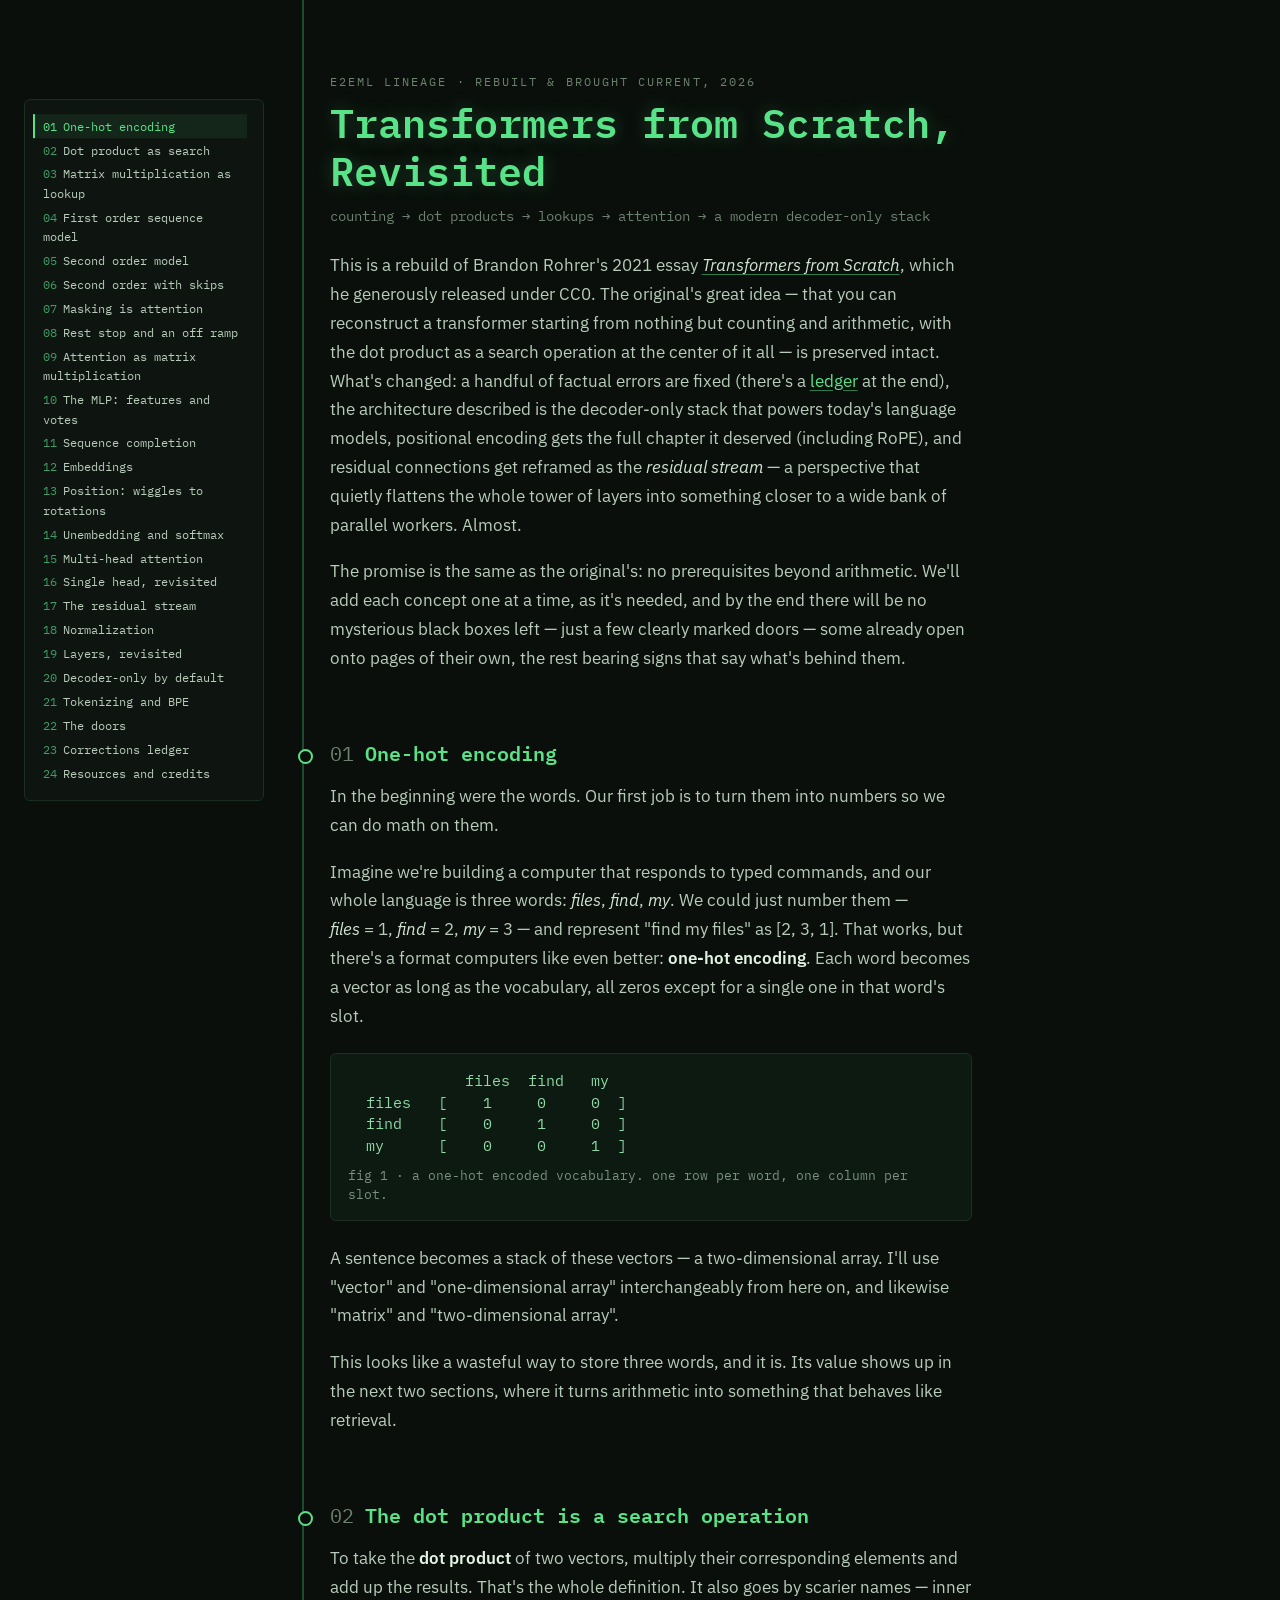
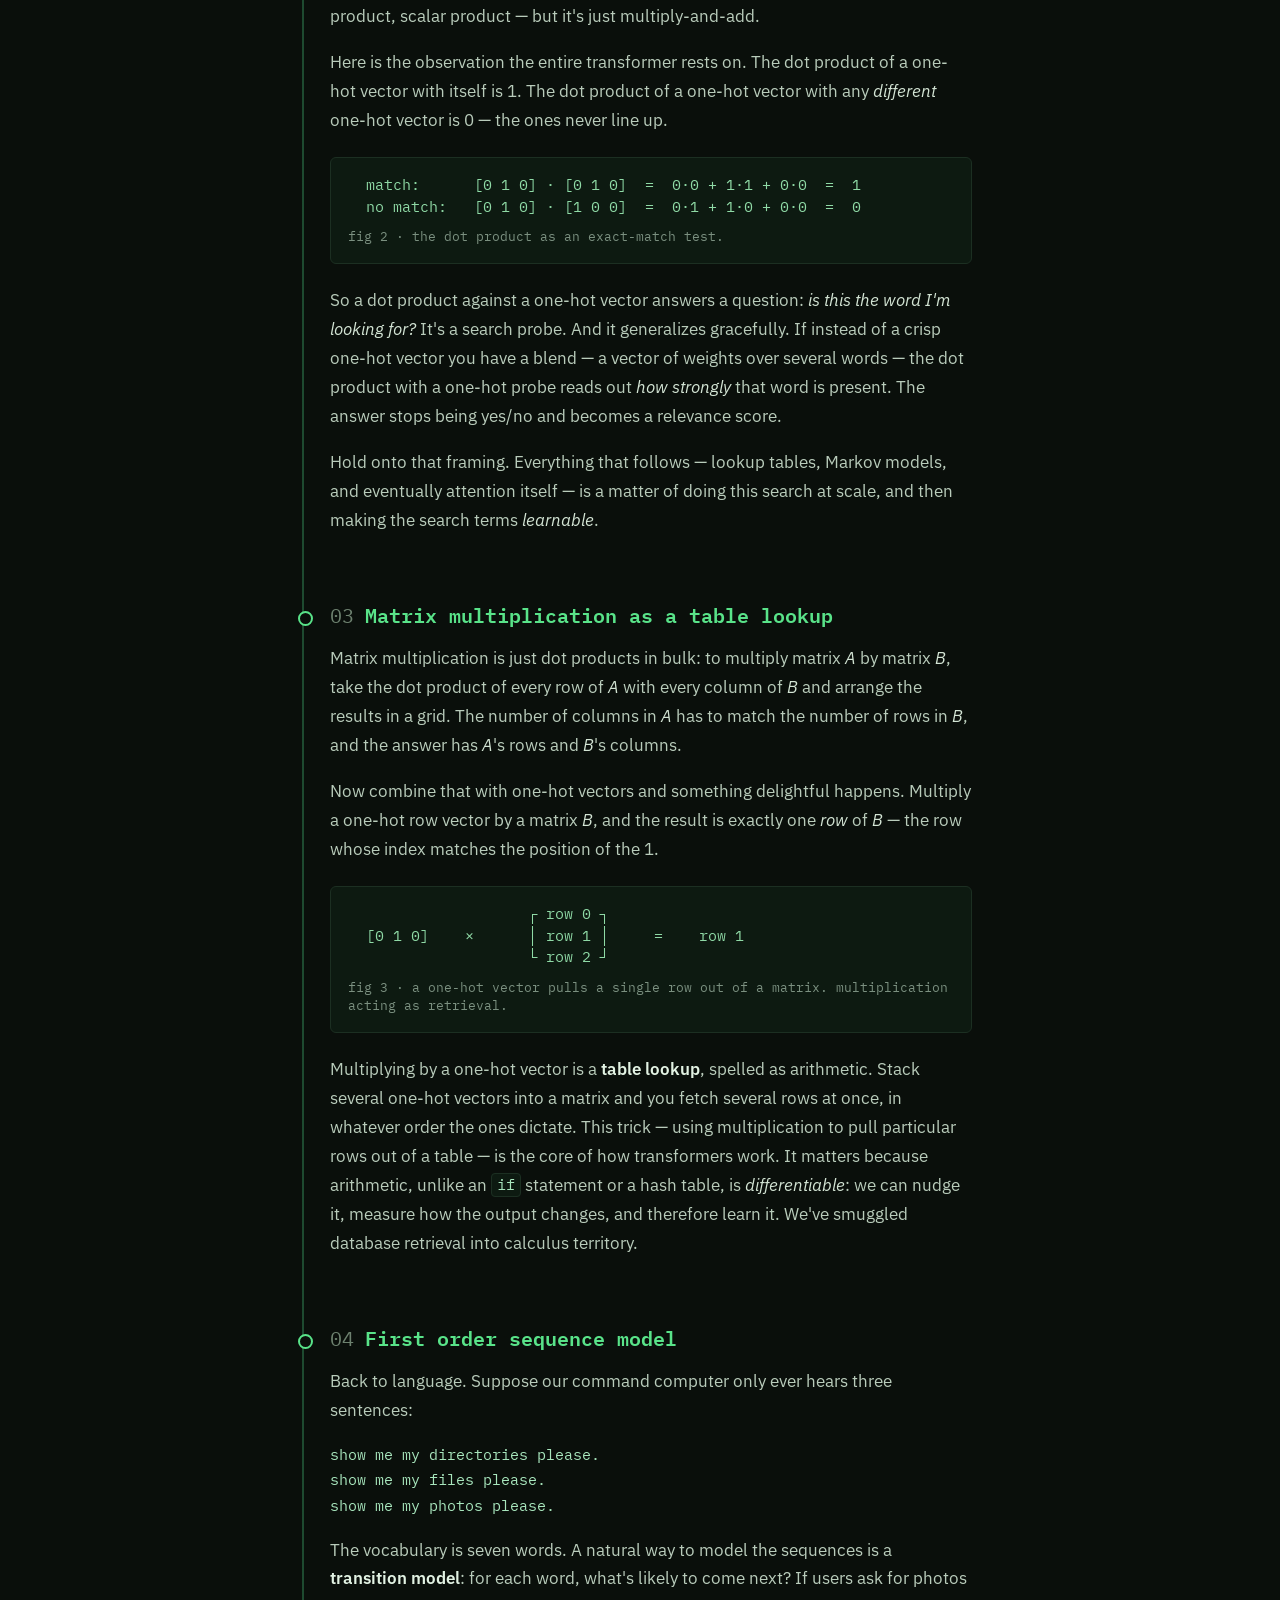
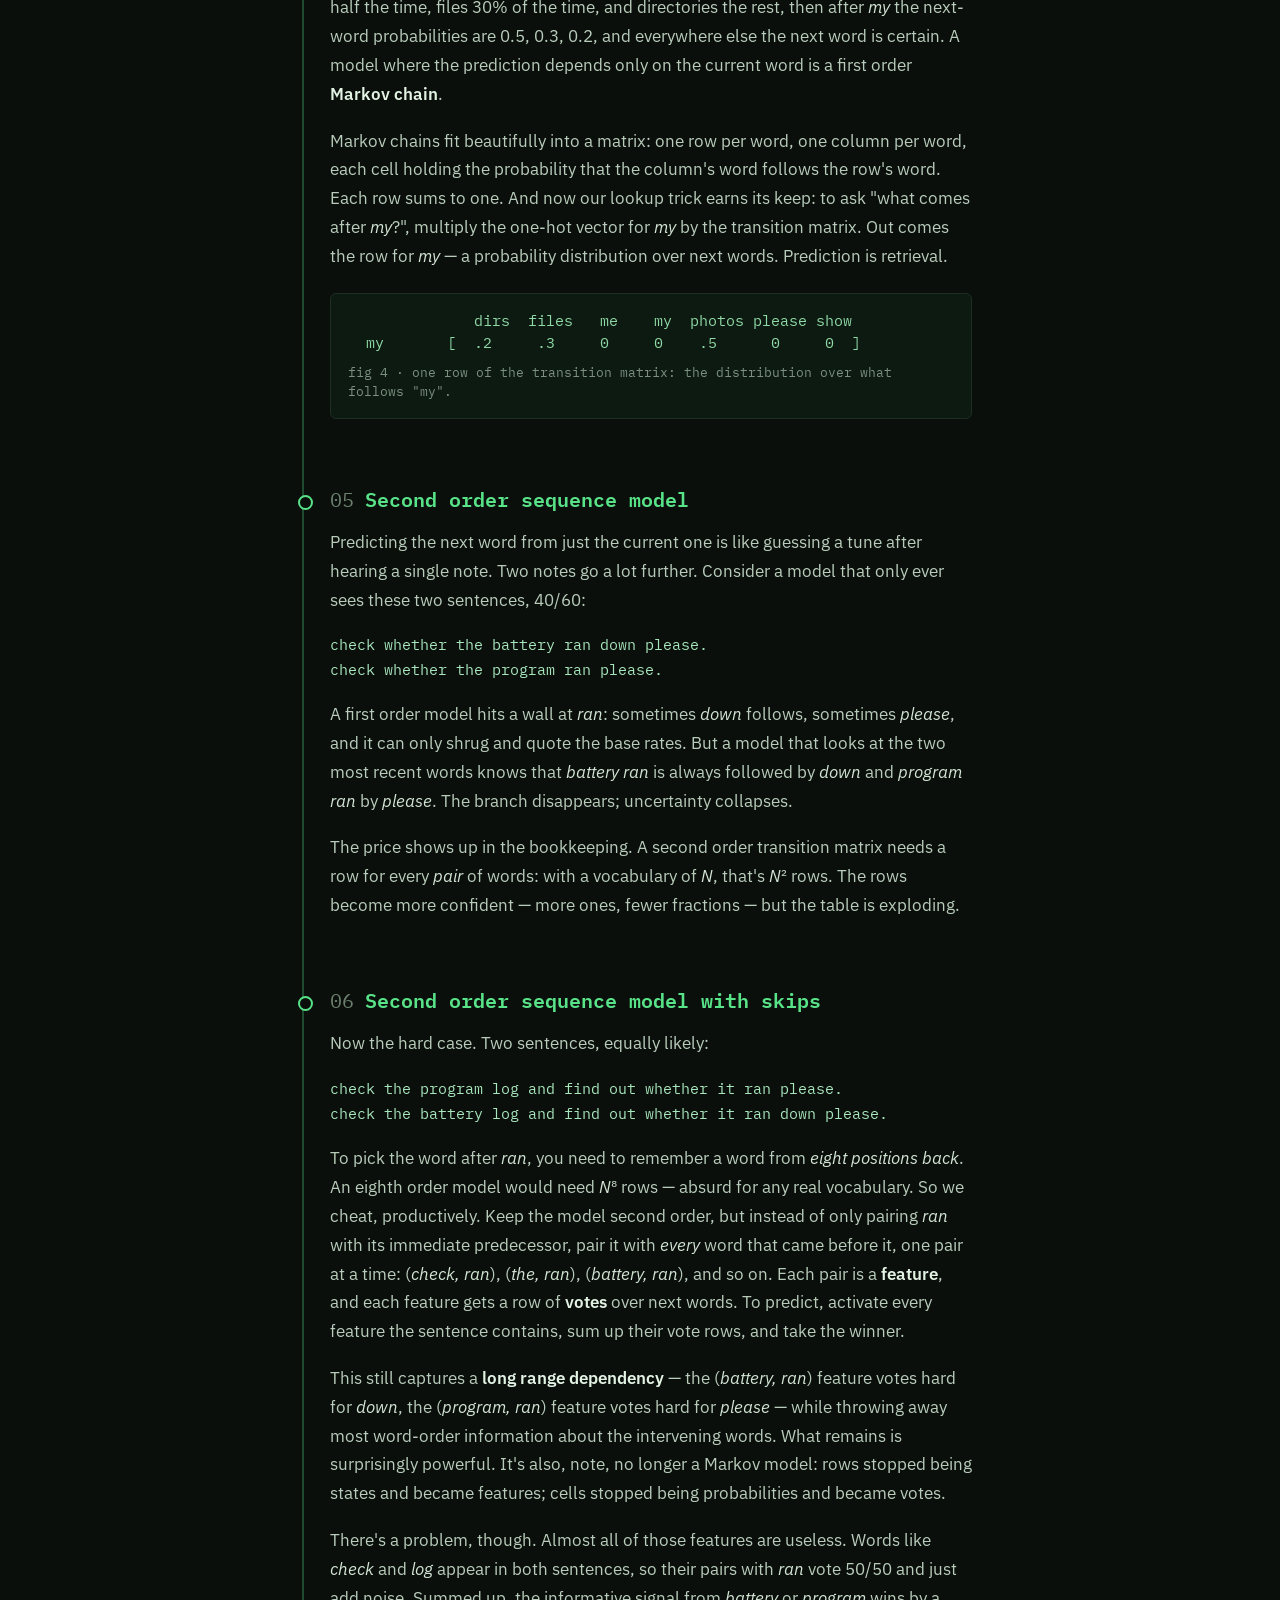
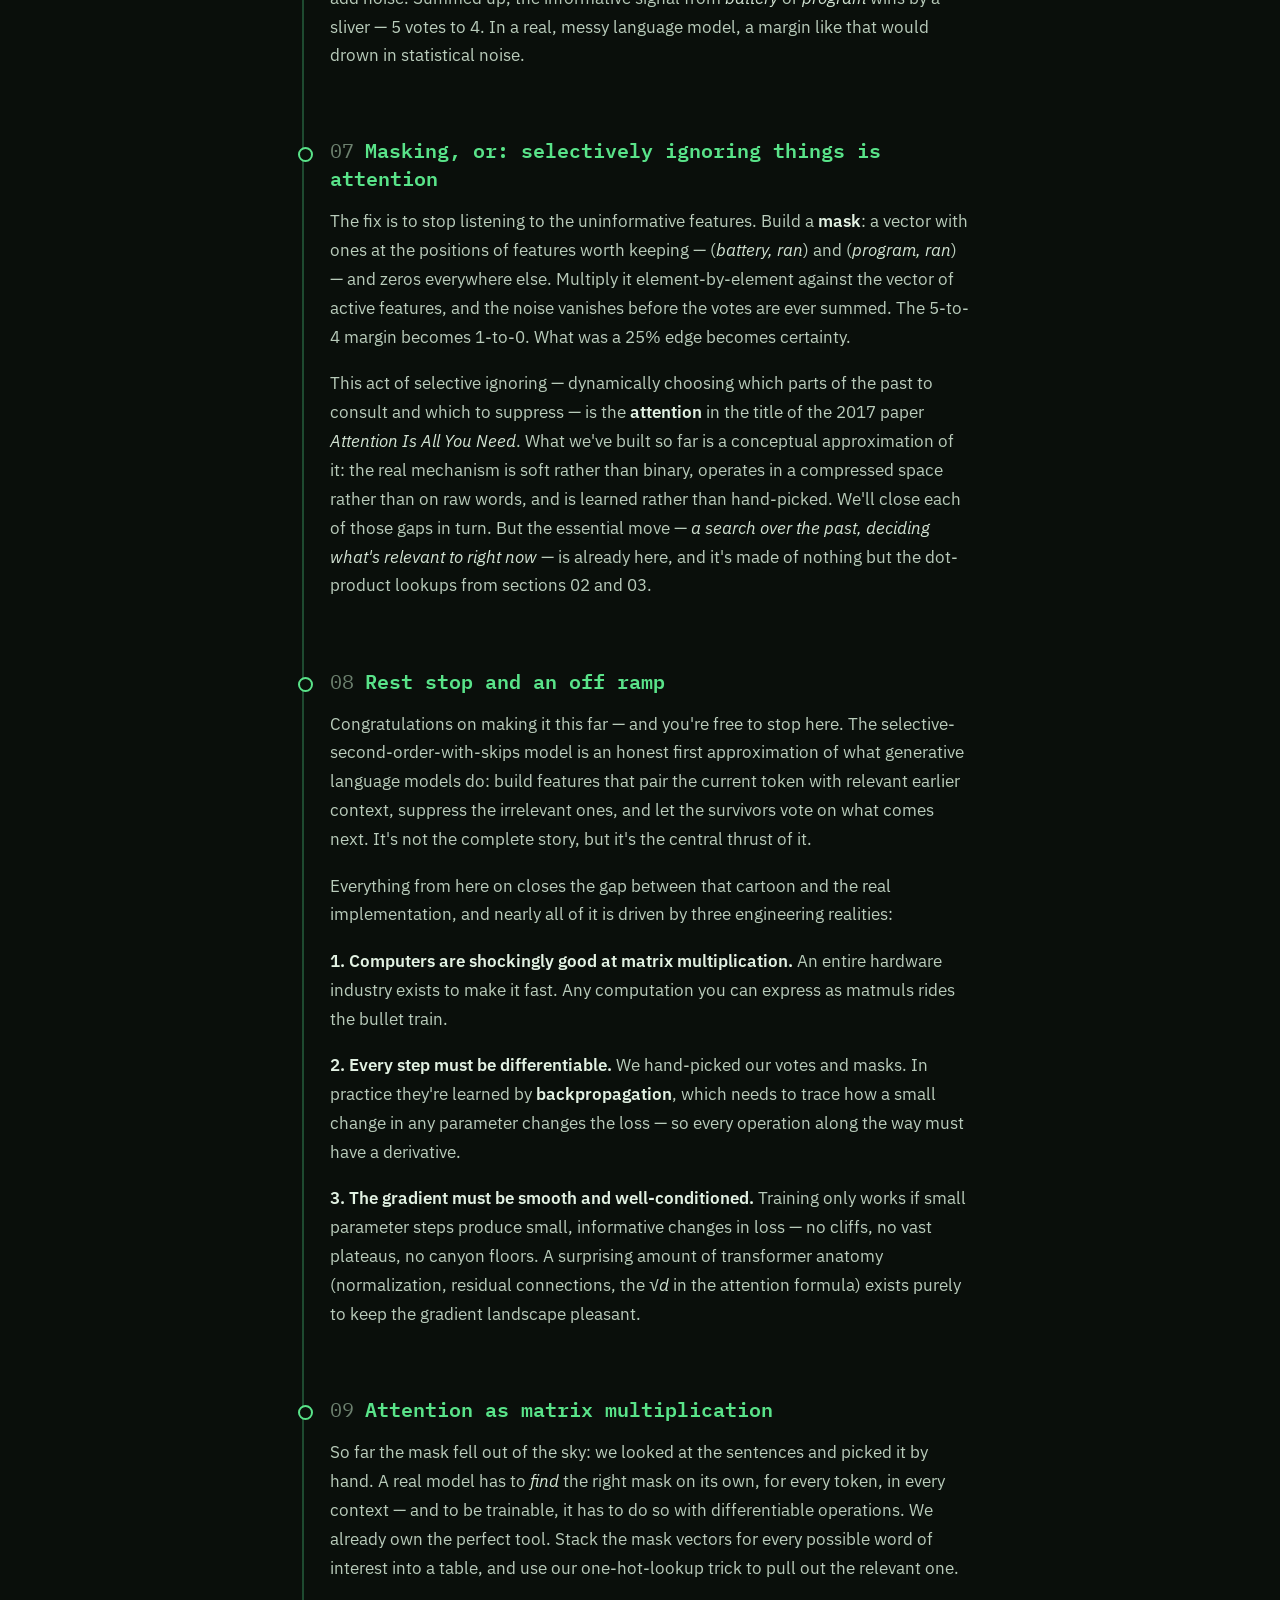
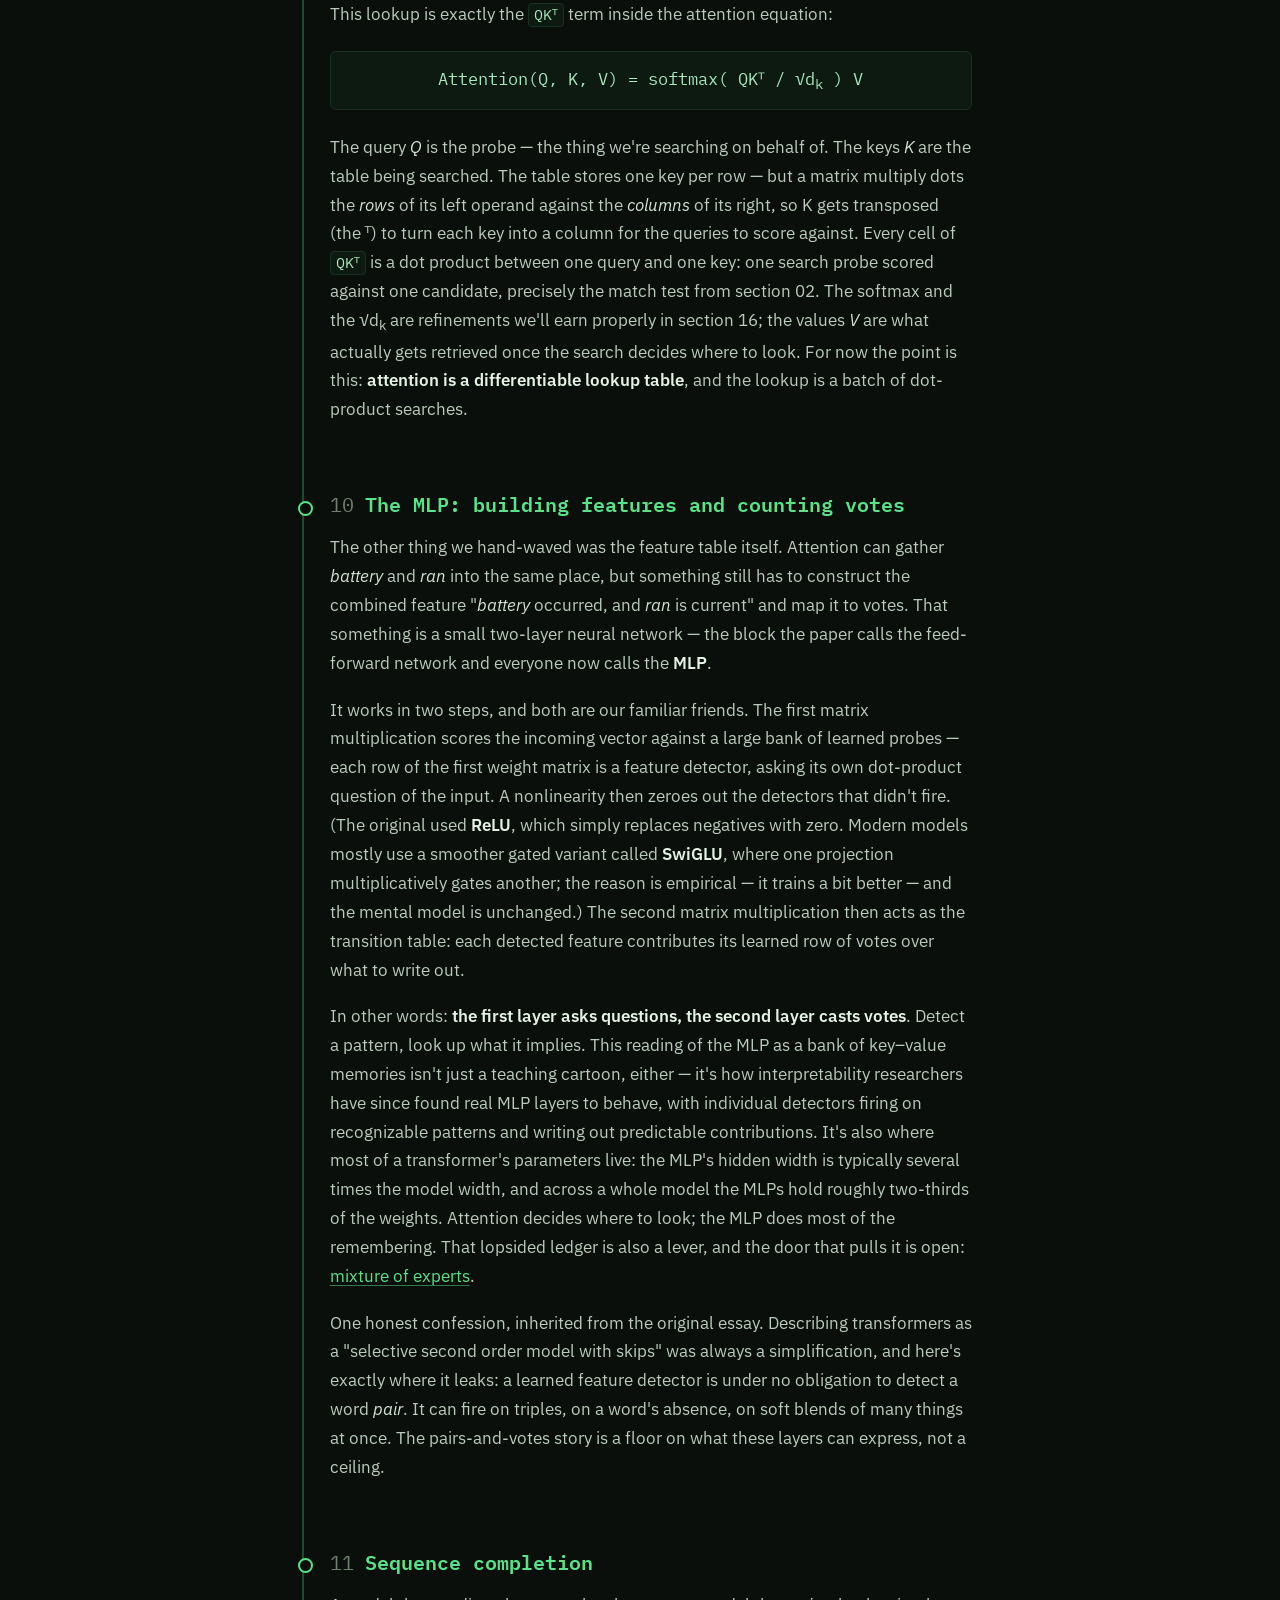
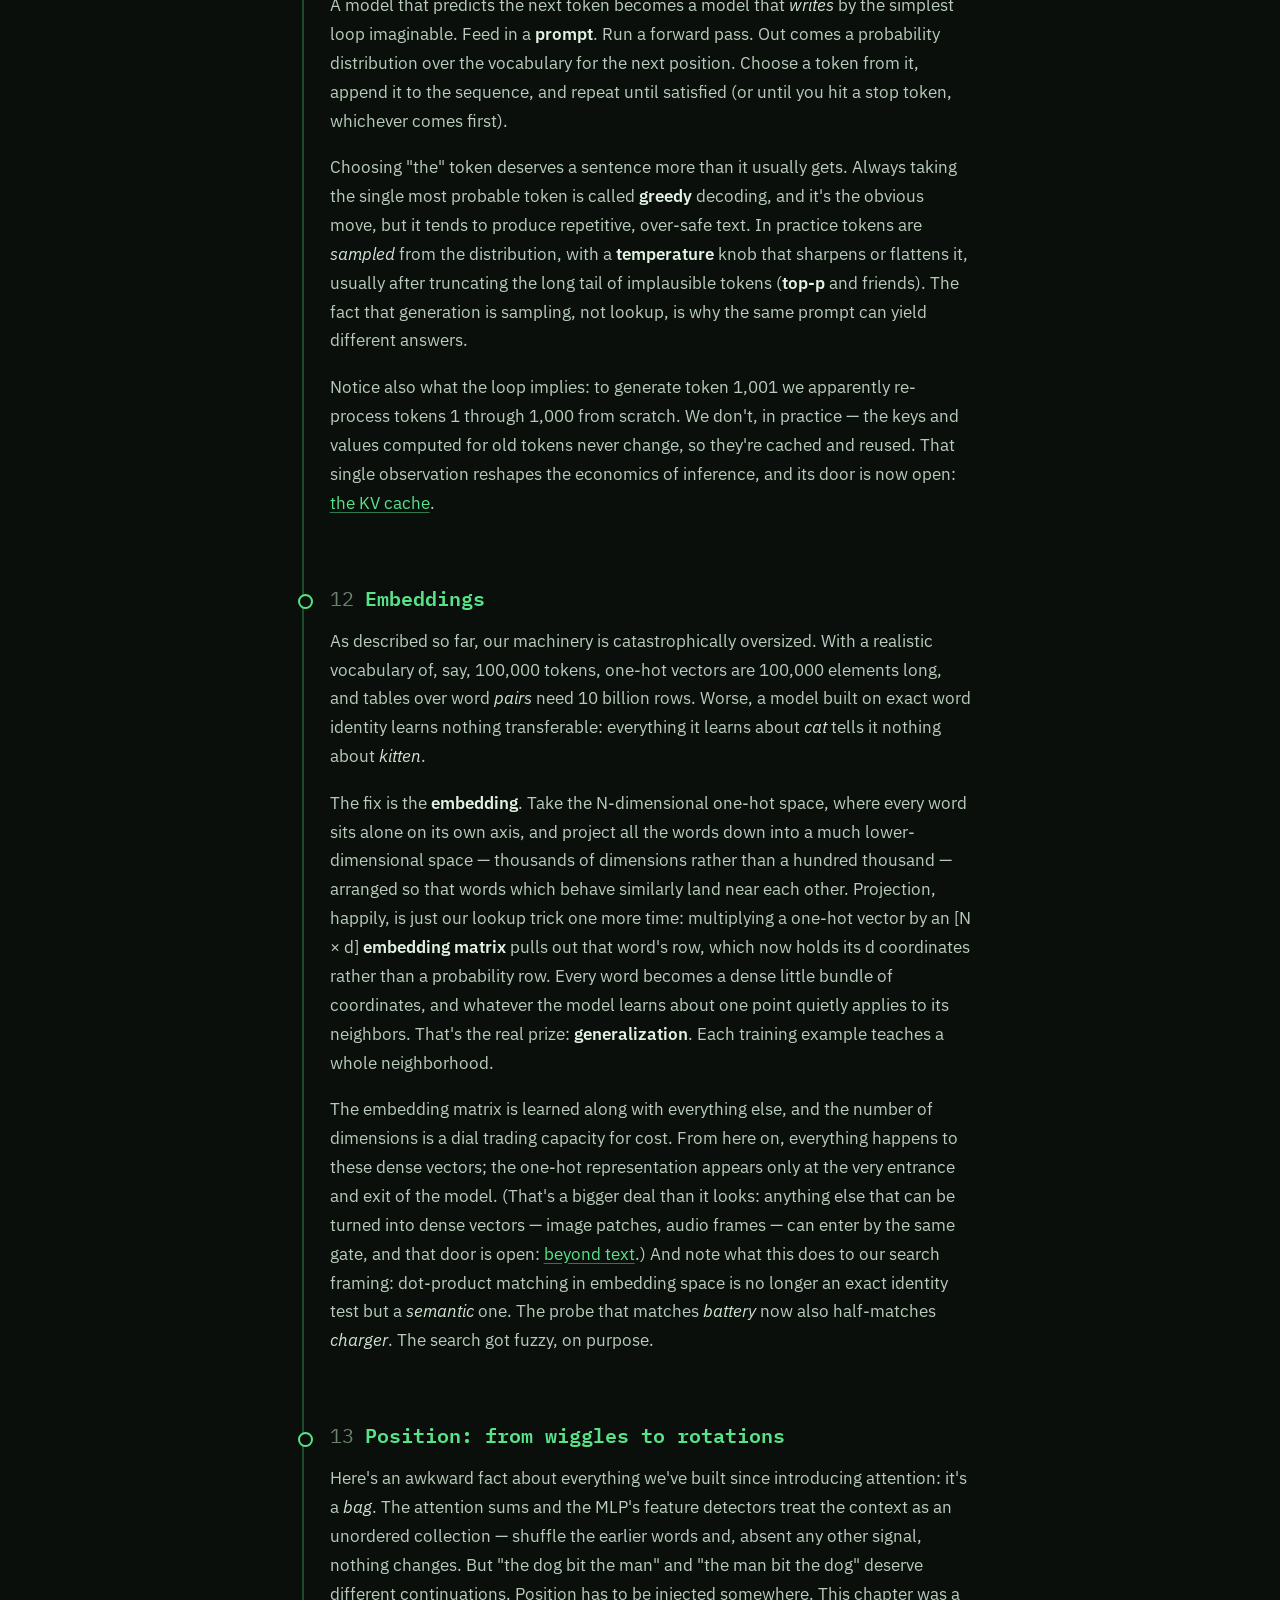
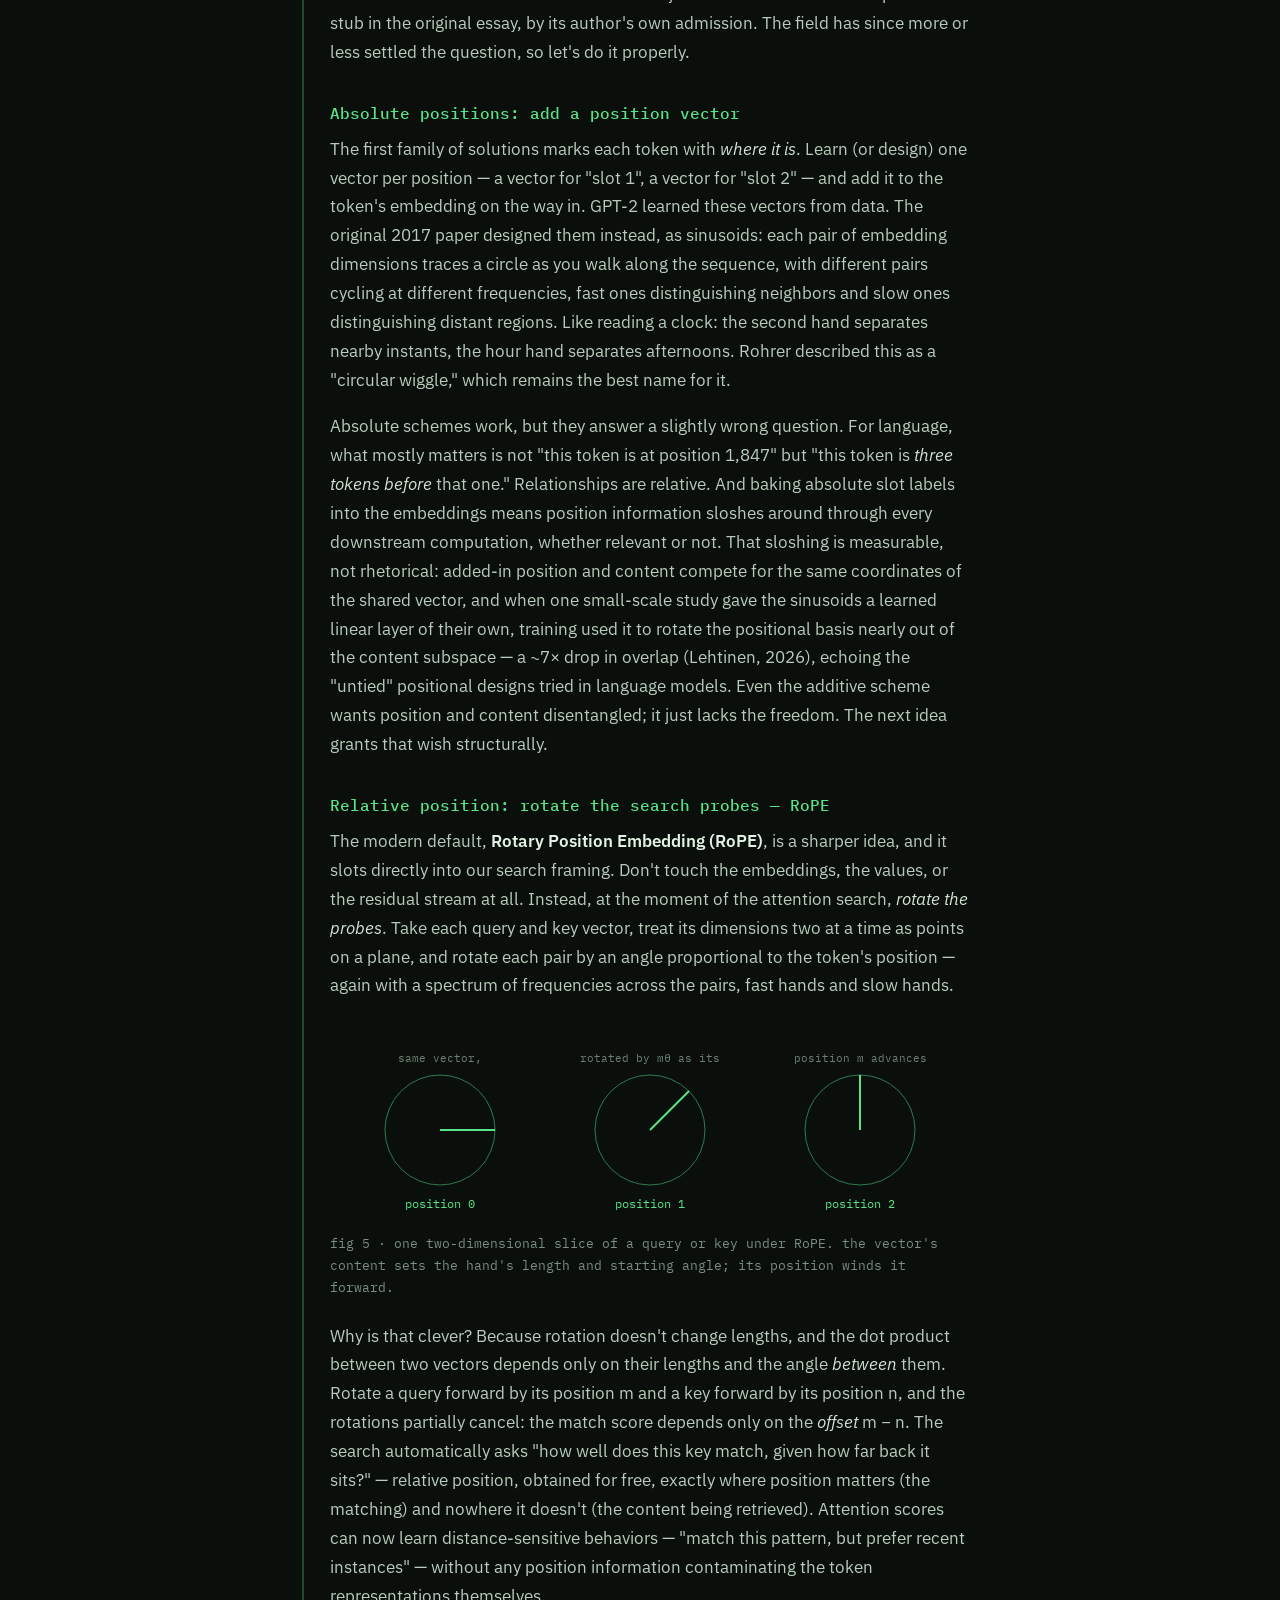
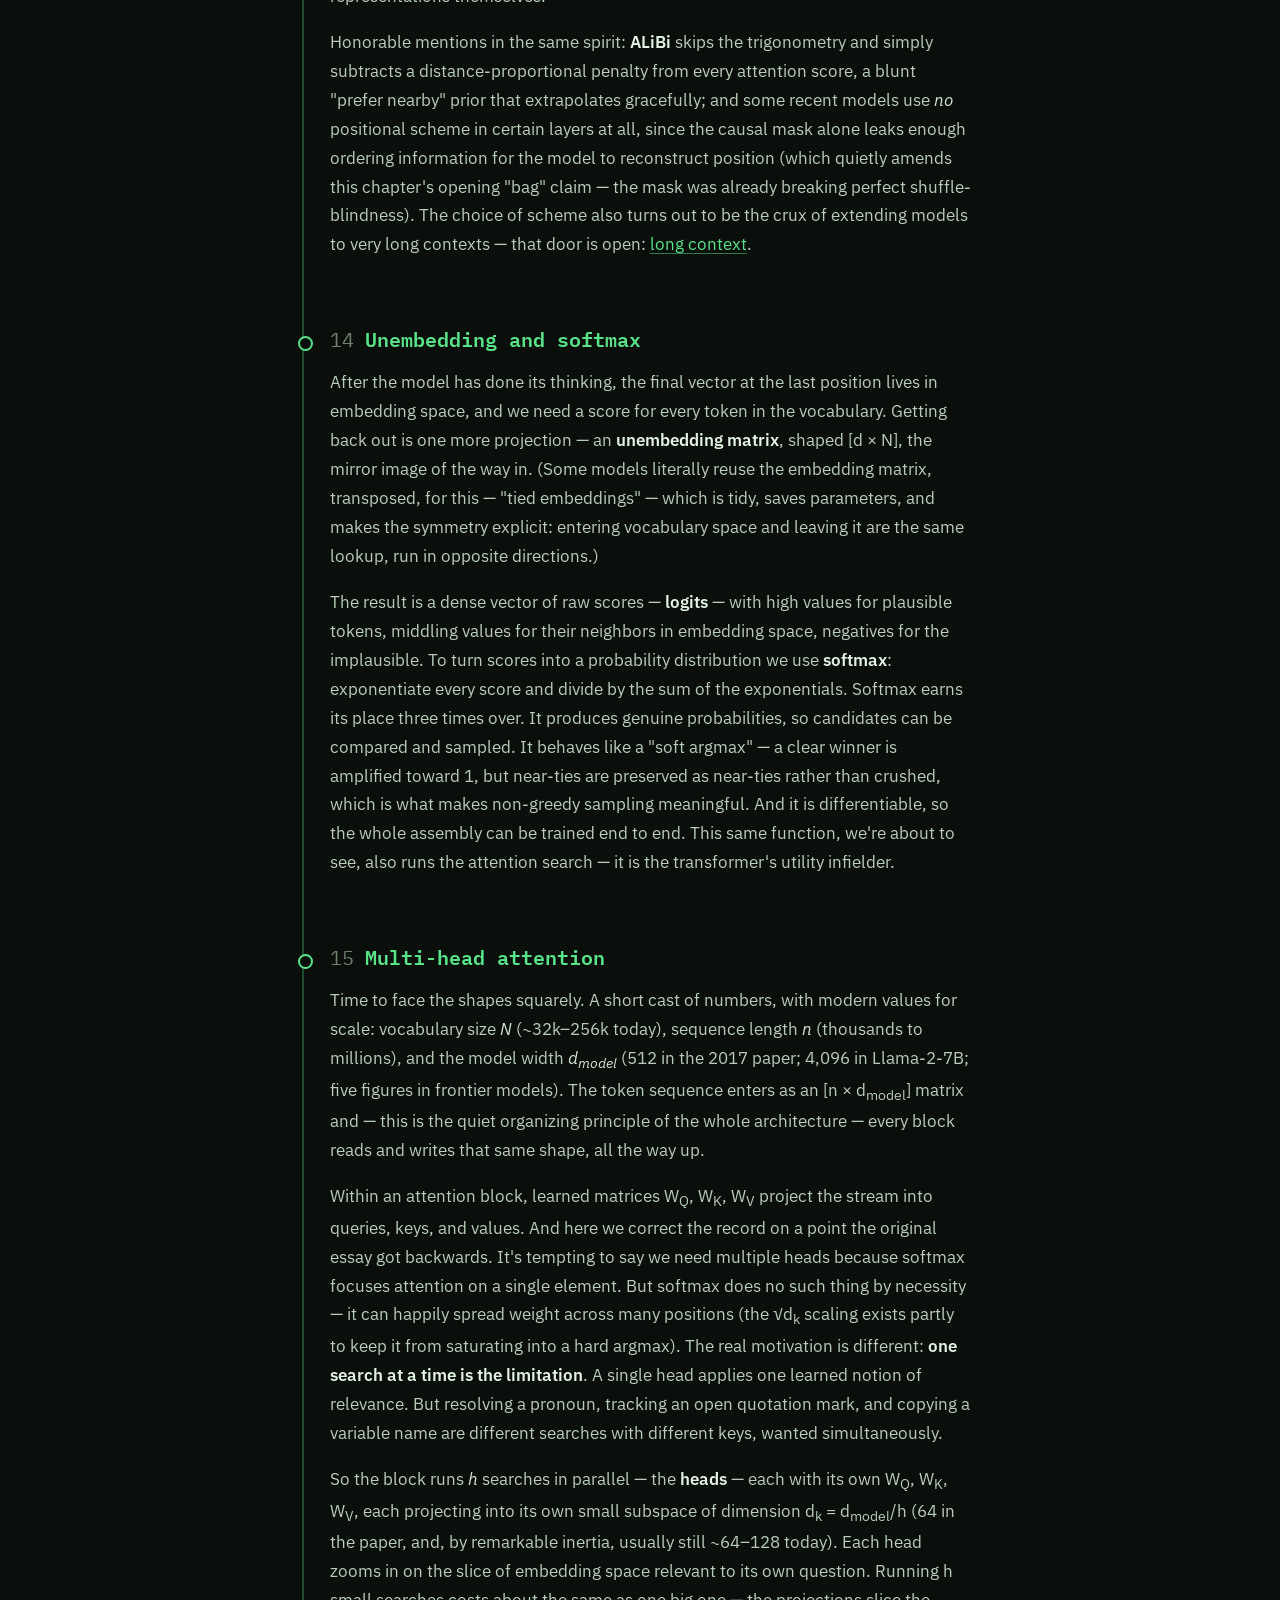
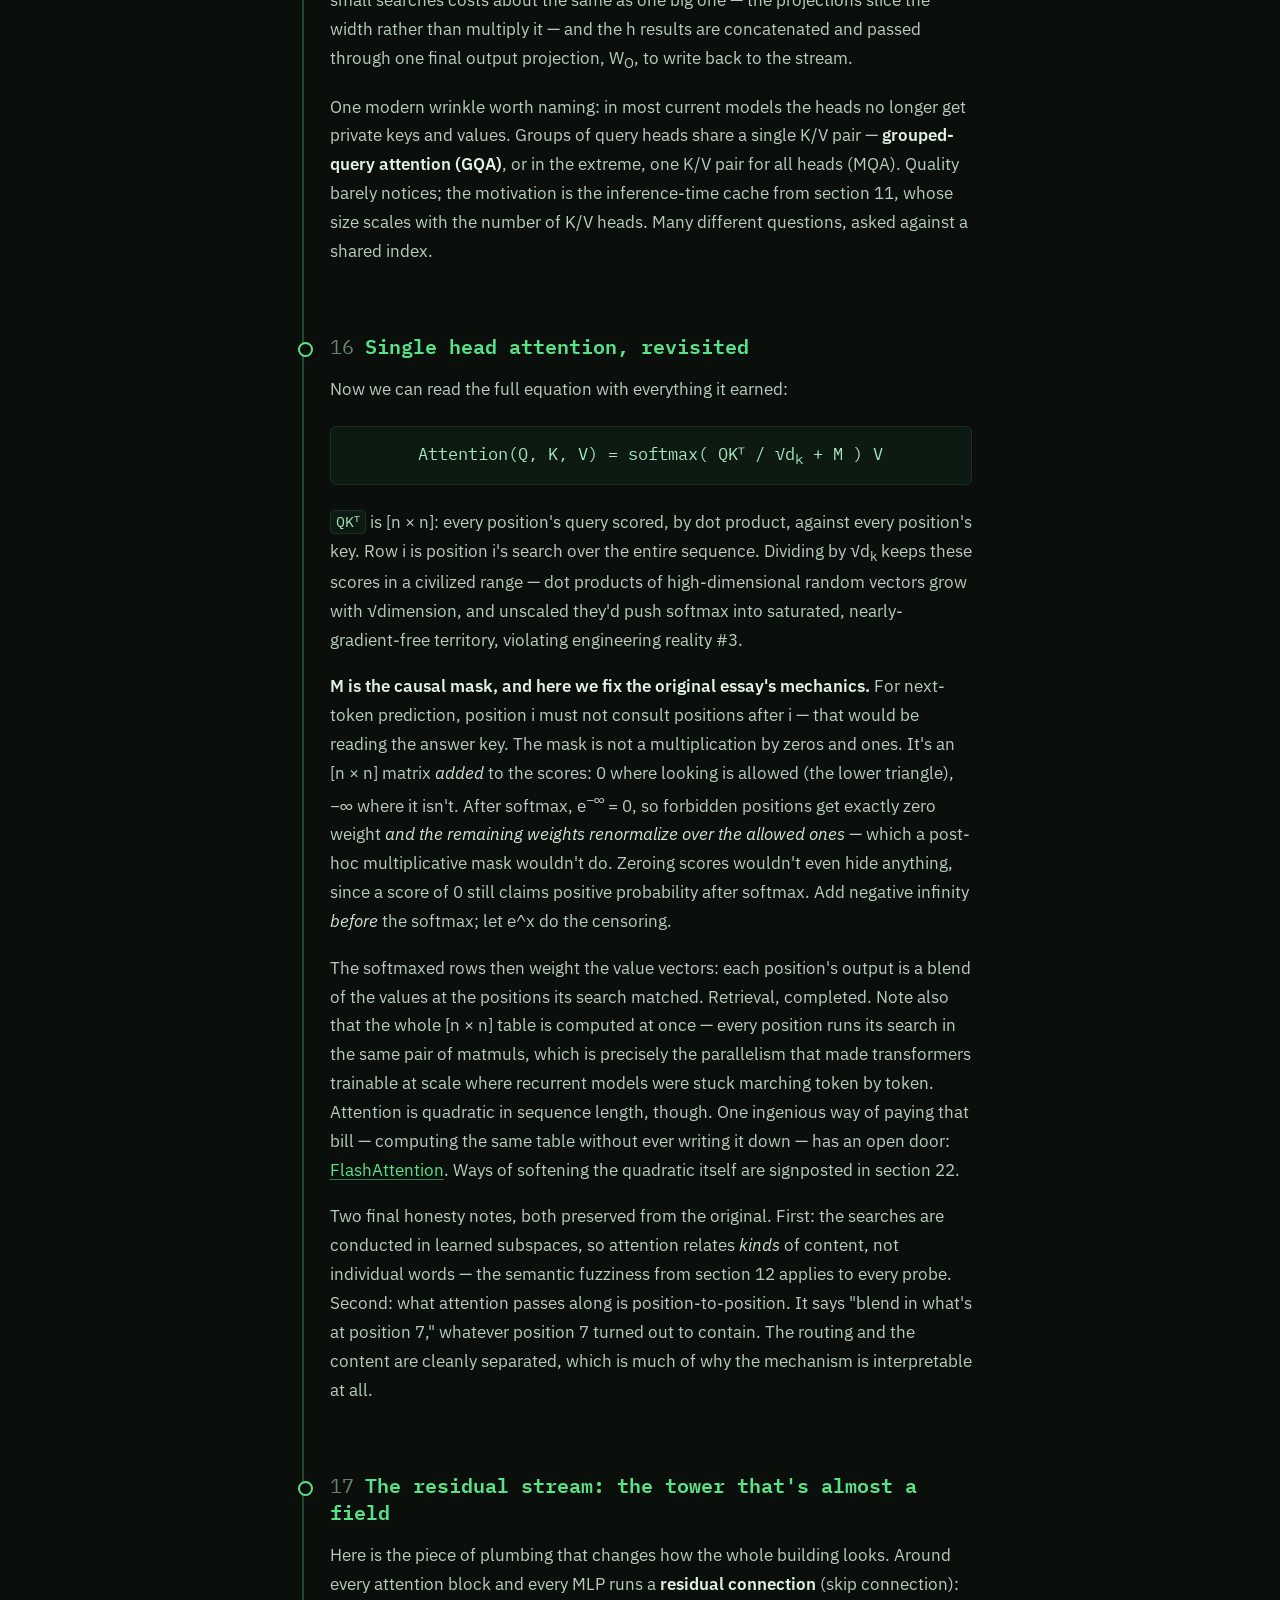
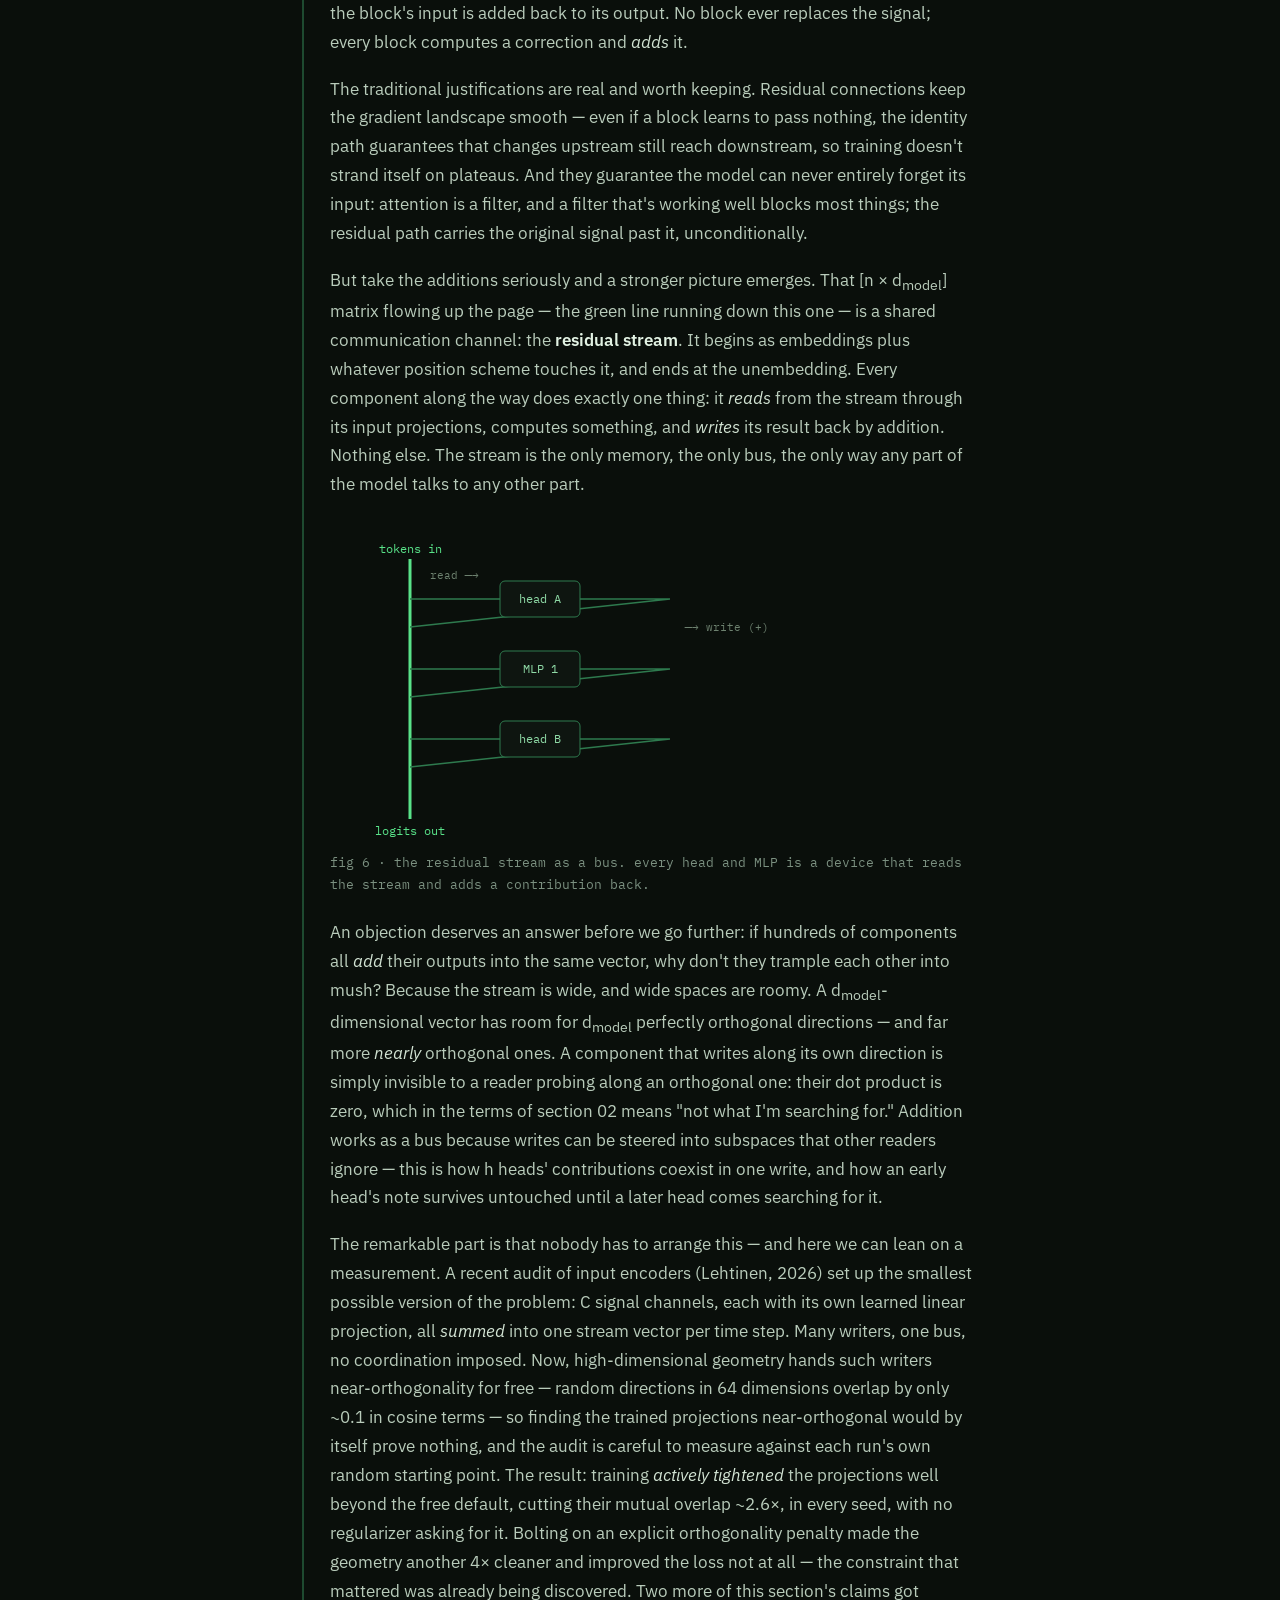
<file: index.html>
<!DOCTYPE html>
<html lang="en">
<head>
<meta charset="utf-8">
<meta name="viewport" content="width=device-width, initial-scale=1">
<title>Transformers from Scratch, Revisited</title>
<link rel="preconnect" href="https://fonts.googleapis.com">
<link rel="preconnect" href="https://fonts.gstatic.com" crossorigin>
<link href="https://fonts.googleapis.com/css2?family=IBM+Plex+Mono:ital,wght@0,400;0,500;0,600;1,400&family=IBM+Plex+Sans:ital,wght@0,400;0,500;0,600;1,400&display=swap" rel="stylesheet">
<link rel="stylesheet" href="assets/style.css">
</head>
<body>
<main>

<header class="site">
  <p class="eyebrow">e2eml lineage · rebuilt &amp; brought current, 2026</p>
  <h1>Transformers from Scratch,<br>Revisited</h1>
  <p class="subtitle">
    counting → dot products → lookups → attention → a modern decoder-only stack
  </p>
  <p class="lede">This is a rebuild of Brandon Rohrer's 2021 essay
  <a href="https://brandonrohrer.com/transformers.html"><em>Transformers from Scratch</em></a>, which he generously
  released under CC0. The original's great idea — that you can reconstruct a transformer starting from
  nothing but counting and arithmetic, with the dot product as a search operation at the center of it all —
  is preserved intact. What's changed: a handful of factual errors are fixed (there's a
  <a href="#ledger">ledger</a> at the end), the architecture described is the decoder-only stack that
  powers today's language models, positional encoding gets the full chapter it deserved (including RoPE),
  and residual connections get reframed as the <em>residual stream</em> — a perspective that quietly
  flattens the whole tower of layers into something closer to a wide bank of parallel workers. Almost.</p>
  <p>The promise is the same as the original's: no prerequisites beyond arithmetic. We'll add each
  concept one at a time, as it's needed, and by the end there will be no mysterious black boxes left —
  just a few clearly marked doors — some already open onto pages of their own, the rest bearing
  signs that say what's behind them.</p>

  <nav class="toc" aria-label="Contents">
    <a href="#one-hot"><span class="num">01</span>One-hot encoding</a><br>
    <a href="#dot-product"><span class="num">02</span>Dot product as search</a><br>
    <a href="#lookup"><span class="num">03</span>Matrix multiplication as lookup</a><br>
    <a href="#first-order"><span class="num">04</span>First order sequence model</a><br>
    <a href="#second-order"><span class="num">05</span>Second order model</a><br>
    <a href="#skips"><span class="num">06</span>Second order with skips</a><br>
    <a href="#masking"><span class="num">07</span>Masking is attention</a><br>
    <a href="#rest-stop"><span class="num">08</span>Rest stop and an off ramp</a><br>
    <a href="#attention-matmul"><span class="num">09</span>Attention as matrix multiplication</a><br>
    <a href="#mlp"><span class="num">10</span>The MLP: features and votes</a><br>
    <a href="#completion"><span class="num">11</span>Sequence completion</a><br>
    <a href="#embeddings"><span class="num">12</span>Embeddings</a><br>
    <a href="#position"><span class="num">13</span>Position: wiggles to rotations</a><br>
    <a href="#unembedding"><span class="num">14</span>Unembedding and softmax</a><br>
    <a href="#multihead"><span class="num">15</span>Multi-head attention</a><br>
    <a href="#single-head"><span class="num">16</span>Single head, revisited</a><br>
    <a href="#residual-stream"><span class="num">17</span>The residual stream</a><br>
    <a href="#normalization"><span class="num">18</span>Normalization</a><br>
    <a href="#layers"><span class="num">19</span>Layers, revisited</a><br>
    <a href="#decoder-only"><span class="num">20</span>Decoder-only by default</a><br>
    <a href="#tokenizing"><span class="num">21</span>Tokenizing and BPE</a><br>
    <a href="#off-ramps"><span class="num">22</span>The doors</a><br>
    <a href="#ledger"><span class="num">23</span>Corrections ledger</a><br>
    <a href="#resources"><span class="num">24</span>Resources and credits</a>
  </nav>
</header>

<section id="one-hot">
  <h2><span class="num">01</span>One-hot encoding</h2>
  <p>In the beginning were the words. Our first job is to turn them into numbers so we can do math
  on them.</p>
  <p>Imagine we're building a computer that responds to typed commands, and our whole language is
  three words: <em>files</em>, <em>find</em>, <em>my</em>. We could just number them —
  <em>files</em>&nbsp;=&nbsp;1, <em>find</em>&nbsp;=&nbsp;2, <em>my</em>&nbsp;=&nbsp;3 — and represent
  "find my files" as [2,&nbsp;3,&nbsp;1]. That works, but there's a format computers like even better:
  <strong>one-hot encoding</strong>. Each word becomes a vector as long as the vocabulary, all zeros
  except for a single one in that word's slot.</p>
<pre class="fig">
             files  find   my
  files   [    1     0     0  ]
  find    [    0     1     0  ]
  my      [    0     0     1  ]
<span class="cap">fig 1 · a one-hot encoded vocabulary. one row per word, one column per slot.</span></pre>
  <p>A sentence becomes a stack of these vectors — a two-dimensional array. I'll use "vector" and
  "one-dimensional array" interchangeably from here on, and likewise "matrix" and "two-dimensional
  array".</p>
  <p>This looks like a wasteful way to store three words, and it is. Its value shows up in the next
  two sections, where it turns arithmetic into something that behaves like retrieval.</p>
</section>

<section id="dot-product">
  <h2><span class="num">02</span>The dot product is a search operation</h2>
  <p>To take the <strong>dot product</strong> of two vectors, multiply their corresponding elements
  and add up the results. That's the whole definition. It also goes by scarier names — inner
  product, scalar product — but it's just multiply-and-add.</p>
  <p>Here is the observation the entire transformer rests on. The dot product of a one-hot vector
  with itself is 1. The dot product of a one-hot vector with any <em>different</em> one-hot vector
  is 0 — the ones never line up.</p>
<pre class="fig">
  match:      [0 1 0] · [0 1 0]  =  0·0 + 1·1 + 0·0  =  1
  no match:   [0 1 0] · [1 0 0]  =  0·1 + 1·0 + 0·0  =  0
<span class="cap">fig 2 · the dot product as an exact-match test.</span></pre>
  <p>So a dot product against a one-hot vector answers a question: <em>is this the word I'm looking
  for?</em> It's a search probe. And it generalizes gracefully. If instead of a crisp one-hot vector
  you have a blend — a vector of weights over several words — the dot product with a one-hot probe
  reads out <em>how strongly</em> that word is present. The answer stops being yes/no and becomes
  a relevance score.</p>
  <p>Hold onto that framing. Everything that follows — lookup tables, Markov models, and eventually
  attention itself — is a matter of doing this search at scale, and then making the search terms
  <em>learnable</em>.</p>
</section>

<section id="lookup">
  <h2><span class="num">03</span>Matrix multiplication as a table lookup</h2>
  <p>Matrix multiplication is just dot products in bulk: to multiply matrix <em>A</em> by matrix
  <em>B</em>, take the dot product of every row of <em>A</em> with every column of <em>B</em> and
  arrange the results in a grid. The number of columns in <em>A</em> has to match the number of rows
  in <em>B</em>, and the answer has <em>A</em>'s rows and <em>B</em>'s columns.</p>
  <p>Now combine that with one-hot vectors and something delightful happens. Multiply a one-hot row
  vector by a matrix <em>B</em>, and the result is exactly one <em>row</em> of <em>B</em> — the row
  whose index matches the position of the 1.</p>
<pre class="fig">
                    ┌ row 0 ┐
  [0 1 0]    ×      │ row 1 │     =    row 1
                    └ row 2 ┘
<span class="cap">fig 3 · a one-hot vector pulls a single row out of a matrix. multiplication acting as retrieval.</span></pre>
  <p>Multiplying by a one-hot vector is a <strong>table lookup</strong>, spelled as arithmetic. Stack
  several one-hot vectors into a matrix and you fetch several rows at once, in whatever order the
  ones dictate. This trick — using multiplication to pull particular rows out of a table — is the
  core of how transformers work. It matters because arithmetic, unlike an <code>if</code> statement
  or a hash table, is <em>differentiable</em>: we can nudge it, measure how the output changes, and
  therefore learn it. We've smuggled database retrieval into calculus territory.</p>
</section>

<section id="first-order">
  <h2><span class="num">04</span>First order sequence model</h2>
  <p>Back to language. Suppose our command computer only ever hears three sentences:</p>
  <p class="mono-ex">
  show me my directories please.<br>show me my files please.<br>show me my photos please.</p>
  <p>The vocabulary is seven words. A natural way to model the sequences is a <strong>transition
  model</strong>: for each word, what's likely to come next? If users ask for photos half the time,
  files 30% of the time, and directories the rest, then after <em>my</em> the next-word
  probabilities are 0.5, 0.3, 0.2, and everywhere else the next word is certain. A model where the
  prediction depends only on the current word is a first order <strong>Markov chain</strong>.</p>
  <p>Markov chains fit beautifully into a matrix: one row per word, one column per word, each cell
  holding the probability that the column's word follows the row's word. Each row sums to one.
  And now our lookup trick earns its keep: to ask "what comes after <em>my</em>?", multiply the
  one-hot vector for <em>my</em> by the transition matrix. Out comes the row for <em>my</em> —
  a probability distribution over next words. Prediction is retrieval.</p>
<pre class="fig">
              dirs  files   me    my  photos please show
  my       [  .2     .3     0     0    .5      0     0  ]
<span class="cap">fig 4 · one row of the transition matrix: the distribution over what follows "my".</span></pre>
</section>

<section id="second-order">
  <h2><span class="num">05</span>Second order sequence model</h2>
  <p>Predicting the next word from just the current one is like guessing a tune after hearing a
  single note. Two notes go a lot further. Consider a model that only ever sees these two
  sentences, 40/60:</p>
  <p class="mono-ex">
  check whether the battery ran down please.<br>check whether the program ran please.</p>
  <p>A first order model hits a wall at <em>ran</em>: sometimes <em>down</em> follows, sometimes
  <em>please</em>, and it can only shrug and quote the base rates. But a model that looks at the two
  most recent words knows that <em>battery ran</em> is always followed by <em>down</em> and
  <em>program ran</em> by <em>please</em>. The branch disappears; uncertainty collapses.</p>
  <p>The price shows up in the bookkeeping. A second order transition matrix needs a row for every
  <em>pair</em> of words: with a vocabulary of <em>N</em>, that's <em>N</em>² rows. The rows become
  more confident — more ones, fewer fractions — but the table is exploding.</p>
</section>

<section id="skips">
  <h2><span class="num">06</span>Second order sequence model with skips</h2>
  <p>Now the hard case. Two sentences, equally likely:</p>
  <p class="mono-ex">
  check the program log and find out whether it ran please.<br>
  check the battery log and find out whether it ran down please.</p>
  <p>To pick the word after <em>ran</em>, you need to remember a word from <em>eight positions
  back</em>. An eighth order model would need <em>N</em>⁸ rows — absurd for any real vocabulary.
  So we cheat, productively. Keep the model second order, but instead of only pairing <em>ran</em>
  with its immediate predecessor, pair it with <em>every</em> word that came before it, one pair at
  a time: (<em>check, ran</em>), (<em>the, ran</em>), (<em>battery, ran</em>), and so on. Each pair
  is a <strong>feature</strong>, and each feature gets a row of <strong>votes</strong> over next
  words. To predict, activate every feature the sentence contains, sum up their vote rows, and take
  the winner.</p>
  <p>This still captures a <strong>long range dependency</strong> — the (<em>battery, ran</em>)
  feature votes hard for <em>down</em>, the (<em>program, ran</em>) feature votes hard for
  <em>please</em> — while throwing away most word-order information about the intervening words.
  What remains is surprisingly powerful. It's also, note, no longer a Markov model: rows stopped
  being states and became features; cells stopped being probabilities and became votes.</p>
  <p>There's a problem, though. Almost all of those features are useless. Words like <em>check</em>
  and <em>log</em> appear in both sentences, so their pairs with <em>ran</em> vote 50/50 and just
  add noise. Summed up, the informative signal from <em>battery</em> or <em>program</em> wins by a
  sliver — 5 votes to 4. In a real, messy language model, a margin like that would drown in
  statistical noise.</p>
</section>

<section id="masking">
  <h2><span class="num">07</span>Masking, or: selectively ignoring things is attention</h2>
  <p>The fix is to stop listening to the uninformative features. Build a <strong>mask</strong>: a
  vector with ones at the positions of features worth keeping — (<em>battery, ran</em>) and
  (<em>program, ran</em>) — and zeros everywhere else. Multiply it element-by-element against the
  vector of active features, and the noise vanishes before the votes are ever summed. The 5-to-4
  margin becomes 1-to-0. What was a 25% edge becomes certainty.</p>
  <p>This act of selective ignoring — dynamically choosing which parts of the past to consult and
  which to suppress — is the <strong>attention</strong> in the title of the 2017 paper
  <em>Attention Is All You Need</em>. What we've built so far is a conceptual approximation of it:
  the real mechanism is soft rather than binary, operates in a compressed space rather than on raw
  words, and is learned rather than hand-picked. We'll close each of those gaps in turn. But the
  essential move — <em>a search over the past, deciding what's relevant to right now</em> — is
  already here, and it's made of nothing but the dot-product lookups from sections 02 and 03.</p>
</section>

<section id="rest-stop">
  <h2><span class="num">08</span>Rest stop and an off ramp</h2>
  <p>Congratulations on making it this far — and you're free to stop here. The
  selective-second-order-with-skips model is an honest first approximation of what generative
  language models do: build features that pair the current token with relevant earlier context,
  suppress the irrelevant ones, and let the survivors vote on what comes next. It's not the
  complete story, but it's the central thrust of it.</p>
  <p>Everything from here on closes the gap between that cartoon and the real implementation, and
  nearly all of it is driven by three engineering realities:</p>
  <p><strong>1. Computers are shockingly good at matrix multiplication.</strong> An entire hardware
  industry exists to make it fast. Any computation you can express as matmuls rides the bullet
  train.</p>
  <p><strong>2. Every step must be differentiable.</strong> We hand-picked our votes and masks. In
  practice they're learned by <strong>backpropagation</strong>, which needs to trace how a small
  change in any parameter changes the loss — so every operation along the way must have a
  derivative.</p>
  <p><strong>3. The gradient must be smooth and well-conditioned.</strong> Training only works if
  small parameter steps produce small, informative changes in loss — no cliffs, no vast plateaus,
  no canyon floors. A surprising amount of transformer anatomy (normalization, residual
  connections, the √<em>d</em> in the attention formula) exists purely to keep the gradient
  landscape pleasant.</p>
</section>
<section id="attention-matmul">
  <h2><span class="num">09</span>Attention as matrix multiplication</h2>
  <p>So far the mask fell out of the sky: we looked at the sentences and picked it by hand. A real
  model has to <em>find</em> the right mask on its own, for every token, in every context — and to
  be trainable, it has to do so with differentiable operations. We already own the perfect tool.
  Stack the mask vectors for every possible word of interest into a table, and use our
  one-hot-lookup trick to pull out the relevant one.</p>
  <p>This lookup is exactly the <code>QKᵀ</code> term inside the attention equation:</p>
  <div class="eq">Attention(Q, K, V) = softmax( QKᵀ / √d<sub>k</sub> ) V</div>
  <p>The query <em>Q</em> is the probe — the thing we're searching on behalf of. The keys
  <em>K</em> are the table being searched. The table stores one key per row — but a matrix
  multiply dots the <em>rows</em> of its left operand against the <em>columns</em> of its right,
  so K gets transposed (the ᵀ) to turn each key into a column for the queries to score against. Every cell of <code>QKᵀ</code> is a dot
  product between one query and one key: one search probe scored against one candidate, precisely
  the match test from section 02. The softmax and the √d<sub>k</sub> are refinements we'll earn
  properly in section 16; the values <em>V</em> are what actually gets retrieved once the search
  decides where to look. For now the point is this: <strong>attention is a differentiable lookup
  table</strong>, and the lookup is a batch of dot-product searches.</p>
</section>

<section id="mlp">
  <h2><span class="num">10</span>The MLP: building features and counting votes</h2>
  <p>The other thing we hand-waved was the feature table itself. Attention can gather
  <em>battery</em> and <em>ran</em> into the same place, but something still has to construct the
  combined feature "<em>battery</em> occurred, and <em>ran</em> is current" and map it to votes.
  That something is a small two-layer neural network — the block the paper calls the feed-forward
  network and everyone now calls the <strong>MLP</strong>.</p>
  <p>It works in two steps, and both are our familiar friends. The first matrix multiplication
  scores the incoming vector against a large bank of learned probes — each row of the first weight
  matrix is a feature detector, asking its own dot-product question of the input. A nonlinearity
  then zeroes out the detectors that didn't fire. (The original used
  <strong>ReLU</strong>, which simply replaces negatives with zero. Modern models mostly use a
  smoother gated variant called <strong>SwiGLU</strong>, where one projection multiplicatively
  gates another; the reason is empirical — it trains a bit better — and the mental model is
  unchanged.) The second matrix multiplication then acts as the transition table: each detected
  feature contributes its learned row of votes over what to write out.</p>
  <p>In other words: <strong>the first layer asks questions, the second layer casts votes</strong>.
  Detect a pattern, look up what it implies. This reading of the MLP as a bank of key–value
  memories isn't just a teaching cartoon, either — it's how interpretability researchers have since
  found real MLP layers to behave, with individual detectors firing on recognizable patterns and
  writing out predictable contributions. It's also where most of a transformer's parameters live:
  the MLP's hidden width is typically several times the model width, and across a whole model the
  MLPs hold roughly two-thirds of the weights. Attention decides where to look; the MLP does most
  of the remembering. That lopsided ledger is also a lever, and the door that pulls it is open:
  <a href="doors/mixture-of-experts.html">mixture of experts</a>.</p>
  <p>One honest confession, inherited from the original essay. Describing transformers as a
  "selective second order model with skips" was always a simplification, and here's exactly where
  it leaks: a learned feature detector is under no obligation to detect a word <em>pair</em>. It
  can fire on triples, on a word's absence, on soft blends of many things at once. The
  pairs-and-votes story is a floor on what these layers can express, not a ceiling.</p>
</section>

<section id="completion">
  <h2><span class="num">11</span>Sequence completion</h2>
  <p>A model that predicts the next token becomes a model that <em>writes</em> by the simplest loop
  imaginable. Feed in a <strong>prompt</strong>. Run a forward pass. Out comes a probability
  distribution over the vocabulary for the next position. Choose a token from it, append it to the
  sequence, and repeat until satisfied (or until you hit a stop token, whichever comes first).</p>
  <p>Choosing "the" token deserves a sentence more than it usually gets. Always taking the single
  most probable token is called <strong>greedy</strong> decoding, and it's the obvious move, but it
  tends to produce repetitive, over-safe text. In practice tokens are <em>sampled</em> from the
  distribution, with a <strong>temperature</strong> knob that sharpens or flattens it, usually
  after truncating the long tail of implausible tokens (<strong>top-p</strong> and friends). The
  fact that generation is sampling, not lookup, is why the same prompt can yield different
  answers.</p>
  <p>Notice also what the loop implies: to generate token 1,001 we apparently re-process tokens 1
  through 1,000 from scratch. We don't, in practice — the keys and values computed for old tokens
  never change, so they're cached and reused. That single observation reshapes the economics of
  inference, and its door is now open: <a href="doors/kv-cache.html">the KV cache</a>.</p>
</section>

<section id="embeddings">
  <h2><span class="num">12</span>Embeddings</h2>
  <p>As described so far, our machinery is catastrophically oversized. With a realistic vocabulary
  of, say, 100,000 tokens, one-hot vectors are 100,000 elements long, and tables over word
  <em>pairs</em> need 10 billion rows. Worse, a model built on exact word identity learns nothing
  transferable: everything it learns about <em>cat</em> tells it nothing about <em>kitten</em>.</p>
  <p>The fix is the <strong>embedding</strong>. Take the N-dimensional one-hot space, where every
  word sits alone on its own axis, and project all the words down into a much lower-dimensional
  space — thousands of dimensions rather than a hundred thousand — arranged so that words which
  behave similarly land near each other. Projection, happily, is just our lookup trick one more
  time: multiplying a one-hot vector by an [N × d] <strong>embedding matrix</strong> pulls out that
  word's row, which now holds its d coordinates rather than a probability row. Every word becomes a
  dense little bundle of coordinates, and whatever the model learns about one point quietly
  applies to its neighbors. That's the real prize: <strong>generalization</strong>. Each training
  example teaches a whole neighborhood.</p>
  <p>The embedding matrix is learned along with everything else, and the number of dimensions is a
  dial trading capacity for cost. From here on, everything happens to these dense vectors; the
  one-hot representation appears only at the very entrance and exit of the model. (That's a
  bigger deal than it looks: anything else that can be turned into dense vectors — image
  patches, audio frames — can enter by the same gate, and that door is open:
  <a href="doors/beyond-text.html">beyond text</a>.) And note what
  this does to our search framing: dot-product matching in embedding space is no longer an exact
  identity test but a <em>semantic</em> one. The probe that matches <em>battery</em> now also
  half-matches <em>charger</em>. The search got fuzzy, on purpose.</p>
</section>

<section id="position">
  <h2><span class="num">13</span>Position: from wiggles to rotations</h2>
  <p>Here's an awkward fact about everything we've built since introducing attention: it's a
  <em>bag</em>. The attention sums and the MLP's feature detectors treat the context as an
  unordered collection — shuffle the earlier words and, absent any other signal, nothing changes.
  But "the dog bit the man" and "the man bit the dog" deserve different continuations. Position
  has to be injected somewhere. This chapter was a stub in the original essay, by its author's own
  admission. The field has since more or less settled the question, so let's do it properly.</p>

  <h3>Absolute positions: add a position vector</h3>
  <p>The first family of solutions marks each token with <em>where it is</em>. Learn (or design) one
  vector per position — a vector for "slot 1", a vector for "slot 2" — and add it to the token's
  embedding on the way in. GPT-2 learned these vectors from data. The original 2017 paper designed
  them instead, as sinusoids: each pair of embedding dimensions traces a circle as you walk along
  the sequence, with different pairs cycling at different frequencies, fast ones distinguishing
  neighbors and slow ones distinguishing distant regions. Like reading a clock: the second hand
  separates nearby instants, the hour hand separates afternoons. Rohrer described this as a
  "circular wiggle," which remains the best name for it.</p>
  <p>Absolute schemes work, but they answer a slightly wrong question. For language, what mostly
  matters is not "this token is at position 1,847" but "this token is <em>three tokens before</em>
  that one." Relationships are relative. And baking absolute slot labels into the embeddings means
  position information sloshes around through every downstream computation, whether relevant or
  not. That sloshing is measurable, not rhetorical: added-in position and content compete for the
  same coordinates of the shared vector, and when one small-scale study gave the sinusoids a
  learned linear layer of their own, training used it to rotate the positional basis nearly out of
  the content subspace — a ~7× drop in overlap (Lehtinen, 2026), echoing the "untied" positional
  designs tried in language models. Even the additive scheme wants position and content
  disentangled; it just lacks the freedom. The next idea grants that wish structurally.</p>

  <h3>Relative position: rotate the search probes — RoPE</h3>
  <p>The modern default, <strong>Rotary Position Embedding (RoPE)</strong>, is a sharper idea, and
  it slots directly into our search framing. Don't touch the embeddings, the values, or the
  residual stream at all. Instead, at the moment of the attention search, <em>rotate the probes</em>.
  Take each query and key vector, treat its dimensions two at a time as points on a plane, and
  rotate each pair by an angle proportional to the token's position — again with a spectrum of
  frequencies across the pairs, fast hands and slow hands.</p>
  <div class="svgwrap"><svg viewBox="0 0 640 180" role="img" aria-label="RoPE rotation diagram" class="figsvg">
    <g stroke="#2e7a4e" stroke-width="1" fill="none">
      <circle cx="110" cy="90" r="55"/>
      <circle cx="320" cy="90" r="55"/>
      <circle cx="530" cy="90" r="55"/>
    </g>
    <g stroke="#59e389" stroke-width="2">
      <line x1="110" y1="90" x2="165" y2="90"/>
      <line x1="320" y1="90" x2="359" y2="51"/>
      <line x1="530" y1="90" x2="530" y2="35"/>
    </g>
    <g fill="#59e389" font-size="12">
      <text x="110" y="168" text-anchor="middle">position 0</text>
      <text x="320" y="168" text-anchor="middle">position 1</text>
      <text x="530" y="168" text-anchor="middle">position 2</text>
    </g>
    <g fill="#6d816f" font-size="11">
      <text x="110" y="22" text-anchor="middle">same vector,</text>
      <text x="320" y="22" text-anchor="middle">rotated by mθ as its</text>
      <text x="530" y="22" text-anchor="middle">position m advances</text>
    </g>
  </svg></div>
  <p class="figcap">fig 5 · one two-dimensional slice of a query or key under RoPE. the vector's content sets the hand's length and starting angle; its position winds it forward.</p>
  <p>Why is that clever? Because rotation doesn't change lengths, and the dot product between two
  vectors depends only on their lengths and the angle <em>between</em> them. Rotate a query forward
  by its position m and a key forward by its position n, and the rotations partially cancel: the
  match score depends only on the <em>offset</em> m − n. The search automatically asks "how well
  does this key match, given how far back it sits?" — relative position, obtained for free, exactly
  where position matters (the matching) and nowhere it doesn't (the content being retrieved).
  Attention scores can now learn distance-sensitive behaviors — "match this pattern, but prefer
  recent instances" — without any position information contaminating the token representations
  themselves.</p>
  <p>Honorable mentions in the same spirit: <strong>ALiBi</strong> skips the trigonometry and
  simply subtracts a distance-proportional penalty from every attention score, a blunt "prefer
  nearby" prior that extrapolates gracefully; and some recent models use <em>no</em> positional
  scheme in certain layers at all, since the causal mask alone leaks enough ordering information
  for the model to reconstruct position (which quietly amends this chapter's opening "bag" claim —
  the mask was already breaking perfect shuffle-blindness). The choice of scheme also turns out to be the crux of
  extending models to very long contexts — that door is open:
  <a href="doors/long-context.html">long context</a>.</p>
</section>

<section id="unembedding">
  <h2><span class="num">14</span>Unembedding and softmax</h2>
  <p>After the model has done its thinking, the final vector at the last position lives in
  embedding space, and we need a score for every token in the vocabulary. Getting back out is one
  more projection — an <strong>unembedding matrix</strong>, shaped [d × N], the mirror image of the
  way in. (Some models literally reuse the embedding matrix, transposed, for this — "tied
  embeddings" — which is tidy, saves parameters, and makes the symmetry explicit: entering
  vocabulary space and leaving it are the same lookup, run in opposite directions.)</p>
  <p>The result is a dense vector of raw scores — <strong>logits</strong> — with high values for
  plausible tokens, middling values for their neighbors in embedding space, negatives for the
  implausible. To turn scores into a probability distribution we use <strong>softmax</strong>:
  exponentiate every score and divide by the sum of the exponentials. Softmax earns its place three
  times over. It produces genuine probabilities, so candidates can be compared and sampled. It
  behaves like a "soft argmax" — a clear winner is amplified toward 1, but near-ties are preserved
  as near-ties rather than crushed, which is what makes non-greedy sampling meaningful. And it is
  differentiable, so the whole assembly can be trained end to end. This same function, we're about
  to see, also runs the attention search — it is the transformer's utility infielder.</p>
</section>

<section id="multihead">
  <h2><span class="num">15</span>Multi-head attention</h2>
  <p>Time to face the shapes squarely. A short cast of numbers, with modern values for scale:
  vocabulary size <em>N</em> (~32k–256k today), sequence length <em>n</em> (thousands to millions),
  and the model width <em>d<sub>model</sub></em> (512 in the 2017 paper; 4,096 in Llama-2-7B; five
  figures in frontier models). The token sequence enters as an [n × d<sub>model</sub>] matrix and —
  this is the quiet organizing principle of the whole architecture — every block reads and writes
  that same shape, all the way up.</p>
  <p>Within an attention block, learned matrices W<sub>Q</sub>, W<sub>K</sub>, W<sub>V</sub>
  project the stream into queries, keys, and values. And here we correct the record on a point the
  original essay got backwards. It's tempting to say we need multiple heads because softmax focuses
  attention on a single element. But softmax does no such thing by necessity — it can happily
  spread weight across many positions (the √d<sub>k</sub> scaling exists partly to keep it from
  saturating into a hard argmax). The real motivation is different: <strong>one search at a time is
  the limitation</strong>. A single head applies one learned notion of relevance. But resolving a
  pronoun, tracking an open quotation mark, and copying a variable name are different searches with
  different keys, wanted simultaneously.</p>
  <p>So the block runs <em>h</em> searches in parallel — the <strong>heads</strong> — each with its
  own W<sub>Q</sub>, W<sub>K</sub>, W<sub>V</sub>, each projecting into its own small subspace of
  dimension d<sub>k</sub> = d<sub>model</sub>/h (64 in the paper, and, by remarkable inertia,
  usually still ~64–128 today). Each head zooms in on the slice of embedding space relevant to its
  own question. Running h small searches costs about the same as one big one — the projections
  slice the width rather than multiply it — and the h results are concatenated and passed through
  one final output projection, W<sub>O</sub>, to write back to the stream.</p>
  <p>One modern wrinkle worth naming: in most current models the heads no longer get private keys
  and values. Groups of query heads share a single K/V pair — <strong>grouped-query attention
  (GQA)</strong>, or in the extreme, one K/V pair for all heads (MQA). Quality barely notices;
  the motivation is the inference-time cache from section 11, whose size scales with the number of
  K/V heads. Many different questions, asked against a shared index.</p>
</section>

<section id="single-head">
  <h2><span class="num">16</span>Single head attention, revisited</h2>
  <p>Now we can read the full equation with everything it earned:</p>
  <div class="eq">Attention(Q, K, V) = softmax( QKᵀ / √d<sub>k</sub> + M ) V</div>
  <p><code>QKᵀ</code> is [n × n]: every position's query scored, by dot product, against every
  position's key. Row i is position i's search over the entire sequence. Dividing by
  √d<sub>k</sub> keeps these scores in a civilized range — dot products of high-dimensional random
  vectors grow with √dimension, and unscaled they'd push softmax into saturated, nearly-gradient-free
  territory, violating engineering reality #3.</p>
  <p><strong>M is the causal mask, and here we fix the original essay's mechanics.</strong> For
  next-token prediction, position i must not consult positions after i — that would be reading the
  answer key. The mask is not a multiplication by zeros and ones. It's an [n × n] matrix
  <em>added</em> to the scores: 0 where looking is allowed (the lower triangle), −∞ where it isn't.
  After softmax, e<sup>−∞</sup> = 0, so forbidden positions get exactly zero weight <em>and the
  remaining weights renormalize over the allowed ones</em> — which a post-hoc multiplicative mask
  wouldn't do. Zeroing scores wouldn't even hide anything, since a score of 0 still claims positive
  probability after softmax. Add negative infinity <em>before</em> the softmax; let e^x do the
  censoring.</p>
  <p>The softmaxed rows then weight the value vectors: each position's output is a blend of the
  values at the positions its search matched. Retrieval, completed. Note also that the whole [n × n]
  table is computed at once — every position runs its search in the same pair of matmuls, which is
  precisely the parallelism that made transformers trainable at scale where recurrent models were
  stuck marching token by token. Attention is quadratic in sequence length, though. One ingenious
  way of paying that bill — computing the same table without ever writing it down — has an open
  door: <a href="doors/flash-attention.html">FlashAttention</a>. Ways of softening the quadratic
  itself are signposted in section 22.</p>
  <p>Two final honesty notes, both preserved from the original. First: the searches are conducted
  in learned subspaces, so attention relates <em>kinds</em> of content, not individual words — the
  semantic fuzziness from section 12 applies to every probe. Second: what attention passes along is
  position-to-position. It says "blend in what's at position 7," whatever position 7 turned out to
  contain. The routing and the content are cleanly separated, which is much of why the mechanism is
  interpretable at all.</p>
</section>

<section id="residual-stream">
  <h2><span class="num">17</span>The residual stream: the tower that's almost a field</h2>
  <p>Here is the piece of plumbing that changes how the whole building looks. Around every
  attention block and every MLP runs a <strong>residual connection</strong> (skip connection): the
  block's input is added back to its output. No block ever replaces the signal; every block
  computes a correction and <em>adds</em> it.</p>
  <p>The traditional justifications are real and worth keeping. Residual connections keep the
  gradient landscape smooth — even if a block learns to pass nothing, the identity path guarantees
  that changes upstream still reach downstream, so training doesn't strand itself on plateaus. And
  they guarantee the model can never entirely forget its input: attention is a filter, and a filter
  that's working well blocks most things; the residual path carries the original signal past it,
  unconditionally.</p>
  <p>But take the additions seriously and a stronger picture emerges. That [n × d<sub>model</sub>]
  matrix flowing up the page — the green line running down this one — is a shared communication
  channel: the <strong>residual stream</strong>. It begins as embeddings plus whatever position
  scheme touches it, and ends at the unembedding. Every component along the way does exactly one
  thing: it <em>reads</em> from the stream through its input projections, computes something, and
  <em>writes</em> its result back by addition. Nothing else. The stream is the only memory, the
  only bus, the only way any part of the model talks to any other part.</p>
  <div class="svgwrap"><svg viewBox="0 0 640 300" role="img" aria-label="Residual stream diagram" class="figsvg">
    <line x1="80" y1="20" x2="80" y2="280" stroke="#59e389" stroke-width="3"/>
    <g stroke="#2e7a4e" stroke-width="1.5" fill="none">
      <path d="M 80 60  h 90"/> <path d="M 250 60  h 90 M 340 60 L 80 88" />
      <path d="M 80 130 h 90"/> <path d="M 250 130 h 90 M 340 130 L 80 158"/>
      <path d="M 80 200 h 90"/> <path d="M 250 200 h 90 M 340 200 L 80 228"/>
    </g>
    <g fill="#0e1510" stroke="#2e7a4e">
      <rect x="170" y="42"  width="80" height="36" rx="5"/>
      <rect x="170" y="112" width="80" height="36" rx="5"/>
      <rect x="170" y="182" width="80" height="36" rx="5"/>
    </g>
    <g fill="#8fdaa6" font-size="12" text-anchor="middle">
      <text x="210" y="64">head A</text>
      <text x="210" y="134">MLP 1</text>
      <text x="210" y="204">head B</text>
    </g>
    <g fill="#6d816f" font-size="11">
      <text x="100" y="40">read ─→</text>
      <text x="355" y="92">─→ write (+)</text>
    </g>
    <g fill="#59e389" font-size="12" text-anchor="middle">
      <text x="80" y="14">tokens in</text>
      <text x="80" y="296">logits out</text>
    </g>
  </svg></div>
  <p class="figcap">fig 6 · the residual stream as a bus. every head and MLP is a device that reads the stream and adds a contribution back.</p>
  <p>An objection deserves an answer before we go further: if hundreds of components all
  <em>add</em> their outputs into the same vector, why don't they trample each other into mush?
  Because the stream is wide, and wide spaces are roomy. A d<sub>model</sub>-dimensional vector has
  room for d<sub>model</sub> perfectly orthogonal directions — and far more <em>nearly</em>
  orthogonal ones. A component that writes along its own direction is simply invisible to a reader
  probing along an orthogonal one: their dot product is zero, which in the terms of section 02
  means "not what I'm searching for." Addition works as a bus because writes can be steered into
  subspaces that other readers ignore — this is how h heads' contributions coexist in one write,
  and how an early head's note survives untouched until a later head comes searching for it.</p>
  <p>The remarkable part is that nobody has to arrange this — and here we can lean on a
  measurement. A recent audit of input encoders (Lehtinen, 2026) set up the smallest possible
  version of the problem: C signal channels, each with its own learned linear projection, all
  <em>summed</em> into one stream vector per time step. Many writers, one bus, no coordination
  imposed. Now, high-dimensional geometry hands such writers near-orthogonality for free — random
  directions in 64 dimensions overlap by only ~0.1 in cosine terms — so finding the trained
  projections near-orthogonal would by itself prove nothing, and the audit is careful to measure
  against each run's own random starting point. The result: training <em>actively tightened</em>
  the projections well beyond the free default, cutting their mutual overlap ~2.6×, in every seed,
  with no regularizer asking for it. Bolting on an explicit orthogonality penalty made the
  geometry another 4× cleaner and improved the loss not at all — the constraint that mattered was
  already being discovered. Two more of this section's claims got caught on camera in the same
  experiment. The bus allocates bandwidth by importance: channels that actually drive the outcome
  earned roughly twice the write norm of distractor channels, with no gating mechanism anywhere in
  the architecture. And the writes <em>persist through depth</em>: linear probes could still read
  each channel's identity out of the stream after every one of the model's blocks — which the
  paper attributes, citing the same residual-stream framework as this section, to precisely the
  mechanics we've assembled: sublayers write by addition, and (pre-)normalization only rescales
  what they read, so what's written at the bottom stays readable at the top. It's an input stem
  rather than a stack of heads, so carry the scale of the numbers with care — but the protocol
  gradient descent invents there is the one this whole section describes:
  <strong>orthogonal writes, dot-product reads, discovered rather than designed</strong>.</p>
  <p>One caveat keeps the picture honest. That audit runs in the roomy regime — far fewer writers
  than dimensions, so everyone can have their own direction. A language model does not: it wants
  to represent vastly more features than the stream has dimensions, and pressed for capacity,
  training overpacks the bus — squeezing in more nearly-orthogonal directions than the space
  strictly holds, tolerating faint crosstalk as rent. That phenomenon, <em>superposition</em>, is
  much of why single dimensions of the stream mean nothing in isolation, and why reading a model's
  mind is a research field rather than an afternoon.</p>
  <p>Squint at that diagram and the "deep stack of layers" starts to dissolve. If every component
  just reads the shared stream and adds to it, then a 32-layer model is less a tower of
  transformations than a <em>wide bank of hundreds of heads and MLPs, all wired to one bus,
  operating nearly side by side</em>. Layer boundaries stop looking architectural and start looking
  like a scheduling detail — an ordering imposed on a crowd of otherwise parallel workers. Rohrer's
  conveyor-belt intuition — each station takes what it can use and adds its work back onto the
  line, no station obligated to catch everything — was reaching for exactly this, and the residual
  stream is that intuition made precise.</p>
  <p><strong>Almost.</strong> The ordering is a scheduling detail with one crucial consequence:
  a component can read what earlier components <em>wrote</em>. That's the loophole through which
  depth stays meaningful — sequential <strong>composition</strong>. The classic example is the
  <em>induction</em> pattern, the mechanism behind a transformer's knack for repeating sequences
  it has seen before. One head, in an early layer, writes onto each token's stream position a note
  about which token preceded it. A head in a <em>later</em> layer then searches those notes:
  holding the current token as its query, it matches positions whose note says "I was preceded by
  that token," and retrieves what came next last time. Neither head can do this alone; the second
  head's search key only exists because the first head wrote it. Two dot-product lookups, composed
  through the stream, yield an algorithm — copy what followed last time — that no single lookup
  can express.</p>
  <p>So the honest summary is: a transformer is a broad, almost-flat bank of parallel workers
  sharing one additive channel, with just enough sequencing to let workers build on each other's
  notes. Most components act in parallel and independently; a few chains of composition carry the
  clever algorithms. That "almost" is where much of the magic lives, and it's the working picture
  of the interpretability researchers who take these models apart for a living.</p>
</section>

<section id="normalization">
  <h2><span class="num">18</span>Normalization</h2>
  <p>Neural networks are nonlinear, which makes them expressive but touchy about the scale of
  their signals — and a stream that only ever gets added to has a natural tendency to grow.
  <strong>Layer normalization</strong> is the thermostat: rescale a vector so its values have a
  standard deviation of one (classically also shifting the mean to zero), then let a couple of
  learned parameters set the preferred scale. Applied at every block, it keeps signals in the
  range where gradients behave, at every depth.</p>
  <p>Two updates from the modern world, one small and one that quietly mattered a great deal. The
  small one: most current models use <strong>RMSNorm</strong>, which skips the mean-subtraction and
  just divides by the root-mean-square — cheaper, and empirically nothing of value was lost. The
  big one is <em>placement</em>. The 2017 design normalized <em>after</em> each block, on the
  residual path itself ("post-norm") — meaning the normalization repeatedly re-scaled the stream,
  interrupting the clean identity highway. Post-norm transformers were notoriously delicate to
  train, needing careful learning-rate warmup, and got worse with depth. The fix, standard since
  GPT-2, is <strong>pre-norm</strong>: normalize each block's <em>input</em>, on the branch, and
  leave the stream itself untouched from embedding to unembedding. The residual bus of section 17
  runs clean end to end — each device normalizes what it reads, and writes back to an unmolested
  channel. Deep pre-norm transformers train stably almost by default, and it's fair to say this
  unglamorous reordering is one of the changes that made very large models practical. Nobody
  entirely knows why normalization helps as much as it does; that admission from the original essay
  has aged perfectly.</p>
</section>

<section id="layers">
  <h2><span class="num">19</span>Layers, revisited</h2>
  <p>We can now say briskly what a modern transformer block is, because every part has been built.
  One block = attention (read the stream, search the past, write back) followed by an MLP (read the
  stream, detect features, write back votes), each wrapped in pre-norm and a residual connection.
  A model is that block repeated L times — 6 in the 2017 paper, 32 in Llama-2-7B, around a hundred
  in the largest current models — between an embedding at the bottom and an unembedding at the
  top.</p>
  <p>Why repeat it? The original essay's answer — redundancy and trainability — survives, in
  refined form. With randomly initialized weights, a model with only one narrow path to competence
  will likely never find it; hundreds of near-parallel workers on a shared stream offer countless
  paths, and gradient descent only has to find <em>some</em> of them. No single head or MLP is
  load-bearing (models degrade remarkably gracefully when individual components are damaged),
  which is exactly what the almost-flat picture predicts. And the depth that remains buys
  composition: enough sequencing for workers to build multi-step algorithms out of each other's
  notes, as in section 17. Depth in a transformer is less "higher and higher abstraction at every
  floor" and more "enough rounds of communication for the crowd to coordinate."</p>
</section>

<section id="decoder-only">
  <h2><span class="num">20</span>Decoder-only by default</h2>
  <p>The 2017 transformer was two towers: an <strong>encoder</strong> that read the source sentence
  with unmasked, look-anywhere attention, and a <strong>decoder</strong> that generated the target
  sentence with causal attention, consulting the encoder through a third attention variant —
  <strong>cross-attention</strong>, where the queries come from the decoder but the keys and values
  come from the encoder's output. Same equation, different guest list: search someone else's
  sequence instead of your own. It's the right shape for translation, where a fully-visible input
  is transformed into a generated output, and encoder–decoder models (T5 and kin) still serve
  well there.</p>
  <p>But everything we built in this essay is just the decoder tower, standing alone, and that's no
  simplification — it's the architecture of essentially every headline language model since GPT-2:
  the GPT family, Llama, Claude, Gemini, Mistral, and the rest. Causal self-attention over one
  ever-growing sequence turns out to be enough: the "input" is simply the part of the sequence you
  were given, and the "output" is the part you generate, with no separate tower needed. If you can
  frame a task as sequence continuation — and it's remarkable how much can be framed that way — the
  decoder alone does it.</p>
  <p>Time to correct the record on the surrounding taxonomy, because the original essay garbled it.
  <strong>BERT is not a decoder</strong> — it's the encoder tower standing alone: bidirectional,
  unmasked attention, trained to fill in blanks rather than continue text. That makes it a model
  that <em>reads</em> — producing representations for classification, retrieval, and search — not
  one that generates. <strong>ELMo isn't a transformer at all</strong>; it was a bidirectional LSTM,
  a lovely late flowering of the recurrent tradition that the 2017 paper's title ("attention is
  all you need — recurrence can go") was aimed squarely against. The family portrait, correctly labeled:
  encoder-only reads (BERT and its descendants, most embedding models), decoder-only writes (nearly
  everything you've chatted with), encoder–decoder transforms (translation, and tasks shaped like
  it). As for how a raw sequence-continuer becomes something you'd <em>want</em> to chat with —
  that's post-training, and its door is open:
  <a href="doors/post-training.html">after pretraining</a>.</p>
</section>

<section id="tokenizing">
  <h2><span class="num">21</span>Tokenizing and byte pair encoding</h2>
  <p>One last piece of honesty about the ground floor. We've been saying "words" throughout, and
  models don't use words. A dictionary of whole words is a losing game — inflections, typos,
  names, code, other languages, emoji — and individual characters lose too: they carry almost no
  meaning for the embedding space to organize, and stretch every text into an enormously long
  sequence for a mechanism whose cost grows quadratically with length.</p>
  <p>The standing compromise is <strong>byte pair encoding</strong>, in its modern byte-level
  form. Start from raw bytes — not
  characters, bytes, so that every possible string is representable and no input is ever truly
  out-of-vocabulary. Scan a large corpus; find the most frequent adjacent pair of units; merge it
  into a new unit; repeat until the vocabulary reaches a chosen size. Frequent words end up as
  single tokens, rare words as a few chunks, and gibberish decomposes all the way to bytes.
  Vocabulary sizes have drifted upward with the models — GPT-2 used ~50k tokens; current models
  commonly run 100k–256k, largely to tokenize the world's languages and code more evenly.</p>
  <p>The vocabulary, in other words, is itself learned from data — inferred, not decreed, which is
  very much in the spirit of everything above it. Tokenization remains the transformer's least
  glamorous layer and the source of its most charming failure modes: a model that reasons about
  black holes but stumbles counting the r's in <em>strawberry</em> is a model that has genuinely
  never seen the letters — only the tokens.</p>
</section>

<section id="off-ramps">
  <h2><span class="num">22</span>The doors</h2>
  <p>The core transformer is now fully assembled, and this essay stops at its edges on purpose.
  Everything below is real and important, but none of it changes the machine you just built — it
  changes how fast the machine runs, how long its memory is, and what happens to it after
  pretraining. So each topic gets a door. An <strong>open</strong> door leads to its own page,
  written in the same spirit as this one; a <strong>marked</strong> door carries a sign saying
  what's behind it, until its page is written too. The corridor grows one door at a time.</p>

  <div class="stub open">
    <span class="tag">door 01 · open</span>
    <h3><a href="doors/kv-cache.html">The KV cache, and the economics of inference</a></h3>
    <p>Generation re-reads the whole past for every new token — unless you cache each token's keys
    and values, which never change. The cache turns generation from quadratic re-work into a fast
    append, and its memory footprint (which GQA exists to shrink) is the central budget of serving
    LLMs.</p>
  </div>

  <div class="stub open">
    <span class="tag">door 02 · open</span>
    <h3><a href="doors/flash-attention.html">FlashAttention: the same math, faster</a></h3>
    <p>Attention's real cost on modern GPUs isn't arithmetic, it's moving the [n × n] score matrix
    in and out of memory. FlashAttention computes the identical result in tiles that never leave
    fast on-chip memory — an exact algorithm, not an approximation, and a lesson in how hardware
    shapes what "efficient" means.</p>
  </div>

  <div class="stub open">
    <span class="tag">door 03 · open</span>
    <h3><a href="doors/long-context.html">Long context</a></h3>
    <p>How does a model trained on 8k tokens read a novel? Mostly by careful manipulation of RoPE's
    rotation frequencies (position interpolation, YaRN, and kin), plus attention variants — sliding
    windows, sparse patterns — that soften the quadratic wall. Section 13 is the prerequisite.</p>
  </div>

  <div class="stub open">
    <span class="tag">door 04 · open</span>
    <h3><a href="doors/mixture-of-experts.html">Mixture of experts</a></h3>
    <p>Since the MLPs hold most of the parameters, replace each one with a panel of expert MLPs and
    a tiny router that sends each token to a couple of them. Total parameters balloon; compute per
    token doesn't. Most frontier models are now sparse in this sense.</p>
  </div>

  <div class="stub open">
    <span class="tag">door 05 · open</span>
    <h3><a href="doors/post-training.html">After pretraining: instruction tuning and RLHF</a></h3>
    <p>Everything in this essay produces a next-token predictor. The step from "continues text" to
    "answers questions and follows instructions" is post-training — supervised fine-tuning on
    demonstrations, then optimization against learned preferences. Same architecture, different
    objective, very different behavior.</p>
  </div>

  <div class="stub open">
    <span class="tag">door 06 · open</span>
    <h3><a href="doors/beyond-text.html">Beyond text, and beyond attention</a></h3>
    <p>Images, audio, and other modalities enter the same stream as sequences of dense vectors —
    the trick anticipated in the original essay's audio section. Meanwhile state-space models and
    hybrids ask how much of attention's job recurrence can take back. The residual-stream picture
    survives all of it.</p>
  </div>
</section>

<section id="ledger">
  <h2><span class="num">23</span>Corrections ledger</h2>
  <p>In the spirit of the original's honesty, here is exactly what this rebuild changed about
  matters of fact, as opposed to matters of currency. If you find an error in <em>this</em>
  version, the ledger has room.</p>
  <table class="ledger">
    <tr><th>Original (2021)</th><th>This version</th></tr>
    <tr>
      <td>Listed BERT, ELMo, and Copilot as examples of "the decoder half of a transformer."</td>
      <td>BERT is encoder-only; ELMo is a bidirectional LSTM, not a transformer. Copilot's model
      was indeed decoder-only. (§20)</td>
    </tr>
    <tr>
      <td>Described the causal mask as element-wise multiplication that "sets attention to
      negative infinity."</td>
      <td>The mask is <em>additive</em>: −∞ is added to forbidden scores before softmax, which
      zeroes them and renormalizes the rest. A multiplicative 0/1 mask can't do either. (§16)</td>
    </tr>
    <tr>
      <td>Motivated multi-head attention by claiming softmax forces attention onto a single
      element.</td>
      <td>Softmax can be diffuse (the √d<sub>k</sub> scaling helps keep it so). Heads exist to run
      multiple different searches in parallel subspaces. (§15)</td>
    </tr>
    <tr>
      <td>Described post-norm placement, per the 2017 paper, without flagging its training
      instability.</td>
      <td>Pre-norm (standard since GPT-2) keeps the residual stream clean and is a large part of
      why deep models train stably. RMSNorm noted. (§18)</td>
    </tr>
    <tr>
      <td>Positional encoding covered sinusoids only, and was flagged by the author as an
      intuition still under construction.</td>
      <td>Rewritten around the absolute-vs-relative distinction, with RoPE as the modern default
      and ALiBi/NoPE noted. (§13)</td>
    </tr>
    <tr>
      <td>Layers framed as a conveyor belt providing redundancy rather than abstraction.</td>
      <td>Kept, sharpened into the residual-stream view — near-parallel workers on a shared bus —
      with the explicit caveat that inter-layer composition (e.g. induction) is real and
      load-bearing. (§17, §19)</td>
    </tr>
    <tr>
      <td>Encoder–decoder architecture presented as the transformer; character-level and audio
      discussion framed around 2021-era practice.</td>
      <td>Decoder-only presented as the default it became; byte-level BPE and modern vocabulary
      sizes; audio/multimodal moved behind door 06. (§20, §21, §22)</td>
    </tr>
  </table>
</section>

<section id="resources">
  <h2><span class="num">24</span>Resources and credits</h2>
  <p>First and above all: Brandon Rohrer's
  <a href="https://brandonrohrer.com/transformers.html">Transformers from Scratch</a> (2021), whose
  bottom-up arc — one-hot vectors, dot products as search, matrix multiplication as lookup, Markov
  models, and only then attention — this essay follows deliberately and gratefully. He released
  his text and figures CC0 and asked only that reuse for education be cheered; consider this a
  cheer. This rebuild is likewise offered CC0.</p>
  <p>Primary sources for what's new or corrected here:
  <a href="https://arxiv.org/abs/1706.03762">Attention Is All You Need</a> (Vaswani et al., 2017) —
  the original architecture;
  <a href="https://arxiv.org/abs/2104.09864">RoFormer</a> (Su et al., 2021) — RoPE;
  <a href="https://arxiv.org/abs/2108.12409">ALiBi</a> (Press et al., 2021);
  <a href="https://arxiv.org/abs/2002.04745">On Layer Normalization in the Transformer
  Architecture</a> (Xiong et al., 2020) — pre-norm vs post-norm;
  <a href="https://arxiv.org/abs/1910.07467">RMSNorm</a> (Zhang &amp; Sennrich, 2019);
  <a href="https://arxiv.org/abs/2002.05202">GLU Variants Improve Transformer</a> (Shazeer, 2020)
  — SwiGLU;
  <a href="https://arxiv.org/abs/2305.13245">GQA</a> (Ainslie et al., 2023);
  <a href="https://arxiv.org/abs/2012.14913">Transformer Feed-Forward Layers Are Key-Value
  Memories</a> (Geva et al., 2020);
  <a href="https://transformer-circuits.pub/2021/framework/index.html">A Mathematical
  Framework for Transformer Circuits</a> (Elhage et al., 2021) — the residual-stream and
  induction-head perspective of §17;
  <a href="https://arxiv.org/abs/2209.10652">Toy Models of Superposition</a> (Elhage et al., 2022)
  — overpacking the bus;
  and <a href="https://arxiv.org/abs/2606.04752">An Empirical Audit of Input Encoders for
  Multi-Channel Signal Transformers</a> (Lehtinen, 2026) — the active-orthogonalization,
  importance-scaled-norms, and probe-through-depth results in §17, and the positional-rotation
  measurement in §13.</p>
  <p>Companions in different styles: Jay Alammar's
  <a href="https://jalammar.github.io/illustrated-transformer/">Illustrated Transformer</a>
  (top-down where this is bottom-up), Harvard NLP's
  <a href="https://nlp.seas.harvard.edu/annotated-transformer/">Annotated Transformer</a> (line-by-line
  code), Andrej Karpathy's <a href="https://www.youtube.com/watch?v=kCc8FmEb1nY">Let's build GPT</a>
  (from-scratch implementation), and Brendan Bycroft's
  <a href="https://bbycroft.net/llm">LLM Visualization</a> (the same machine, walkable in 3D —
  and, fittingly, also green on black).</p>
</section>

<footer>
  <p>rebuilt 2026 · lineage: e2eml.school/transformers.html (CC0) · errors are the reviser's ·
  the stream runs top to bottom, contributions are additive</p>
</footer>

</main>

<script>
(function () {
  var nav = document.querySelector("nav.toc");
  if (!nav) return;
  var byId = {};
  var targets = [];
  nav.querySelectorAll('a[href^="#"]').forEach(function (a) {
    var el = document.getElementById(a.getAttribute("href").slice(1));
    if (el) { byId[el.id] = a; targets.push(el); }
  });
  if (!targets.length) return;
  var current = null;
  function update() {
    var line = window.innerHeight * 0.3;
    var active = targets[0];
    for (var i = 0; i < targets.length; i++) {
      if (targets[i].getBoundingClientRect().top <= line) active = targets[i];
    }
    if (window.innerHeight + window.scrollY >= document.documentElement.scrollHeight - 2) {
      active = targets[targets.length - 1];
    }
    if (active === current) return;
    if (current) byId[current.id].classList.remove("active");
    current = active;
    var link = byId[current.id];
    link.classList.add("active");
    if (nav.scrollHeight > nav.clientHeight) {
      nav.scrollTop = link.offsetTop - nav.clientHeight / 2;
    }
  }
  window.addEventListener("scroll", update, { passive: true });
  window.addEventListener("resize", update);
  update();
})();
</script>
</body>
</html>
</file>
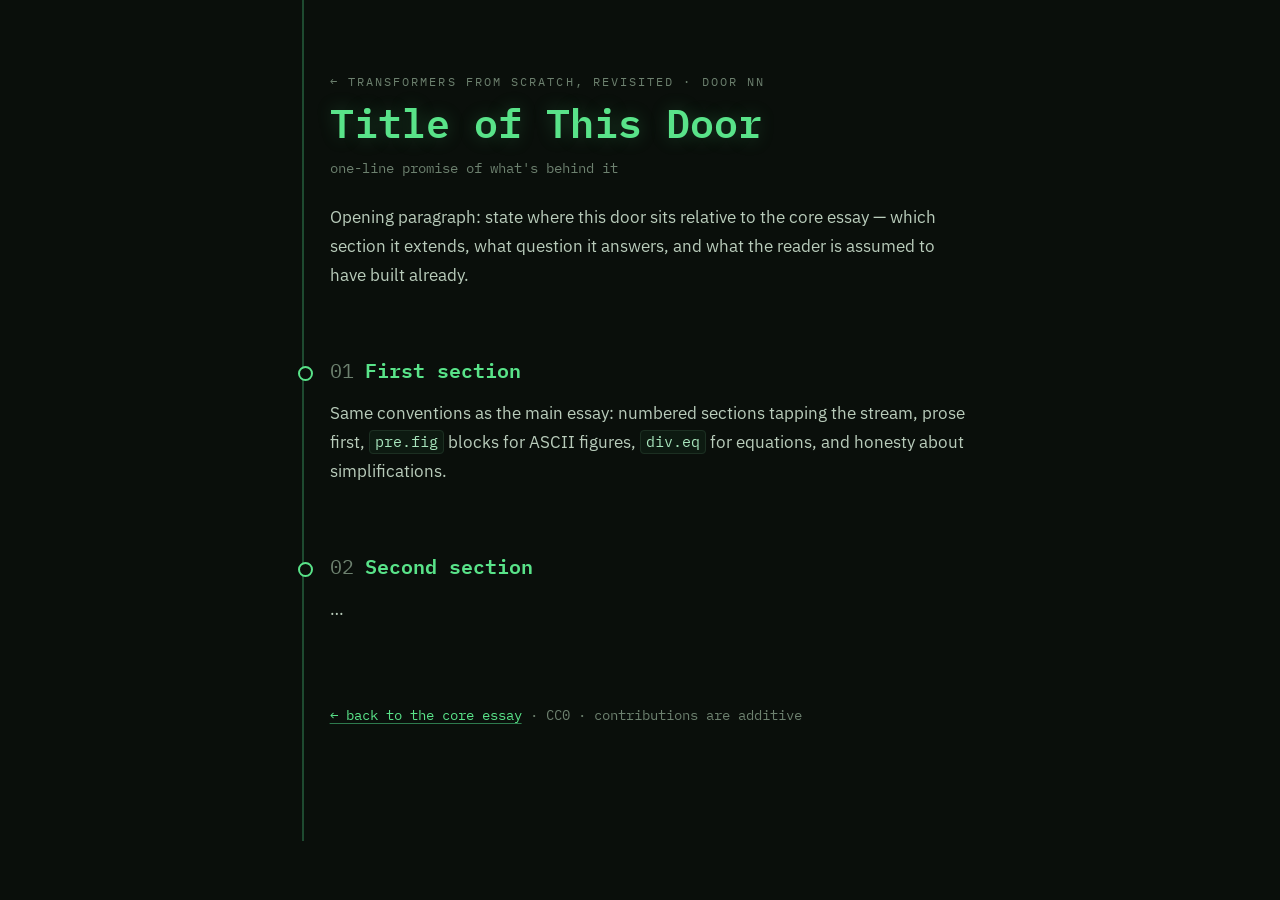
<file: doors/_template.html>
<!DOCTYPE html>
<html lang="en">
<head>
<meta charset="utf-8">
<meta name="viewport" content="width=device-width, initial-scale=1">
<!-- Copy this file to doors/<slug>.html (e.g. doors/kv-cache.html) and fill it in.
     Then, on index.html: add class "open" to the matching .stub card, wrap its <h3>
     text in <a href="doors/<slug>.html">…</a>, and change its tag from
     "door NN · sign only" to "door NN · open". Link to the door from the main text
     where the topic naturally comes up, if a hook sentence already exists. -->
<title>Door NN: Title — Transformers from Scratch, Revisited</title>
<link rel="preconnect" href="https://fonts.googleapis.com">
<link rel="preconnect" href="https://fonts.gstatic.com" crossorigin>
<link href="https://fonts.googleapis.com/css2?family=IBM+Plex+Mono:ital,wght@0,400;0,500;0,600;1,400&family=IBM+Plex+Sans:ital,wght@0,400;0,500;0,600;1,400&display=swap" rel="stylesheet">
<link rel="stylesheet" href="../assets/style.css">
</head>
<body>
<main>

<header class="site">
  <p class="eyebrow"><a href="../index.html">&larr; transformers from scratch, revisited</a> · door NN</p>
  <h1>Title of This Door</h1>
  <p class="subtitle">
    one-line promise of what's behind it
  </p>
  <p class="lede">Opening paragraph: state where this door sits relative to the core
  essay — which section it extends, what question it answers, and what the reader is assumed to
  have built already.</p>
</header>

<section id="first">
  <h2><span class="num">01</span>First section</h2>
  <p>Same conventions as the main essay: numbered sections tapping the stream, prose first,
  <code>pre.fig</code> blocks for ASCII figures, <code>div.eq</code> for equations, and honesty
  about simplifications.</p>
</section>

<section id="second">
  <h2><span class="num">02</span>Second section</h2>
  <p>&hellip;</p>
</section>

<footer>
  <p><a href="../index.html">&larr; back to the core essay</a> · CC0 · contributions are additive</p>
</footer>

</main>
</body>
</html>
</file>
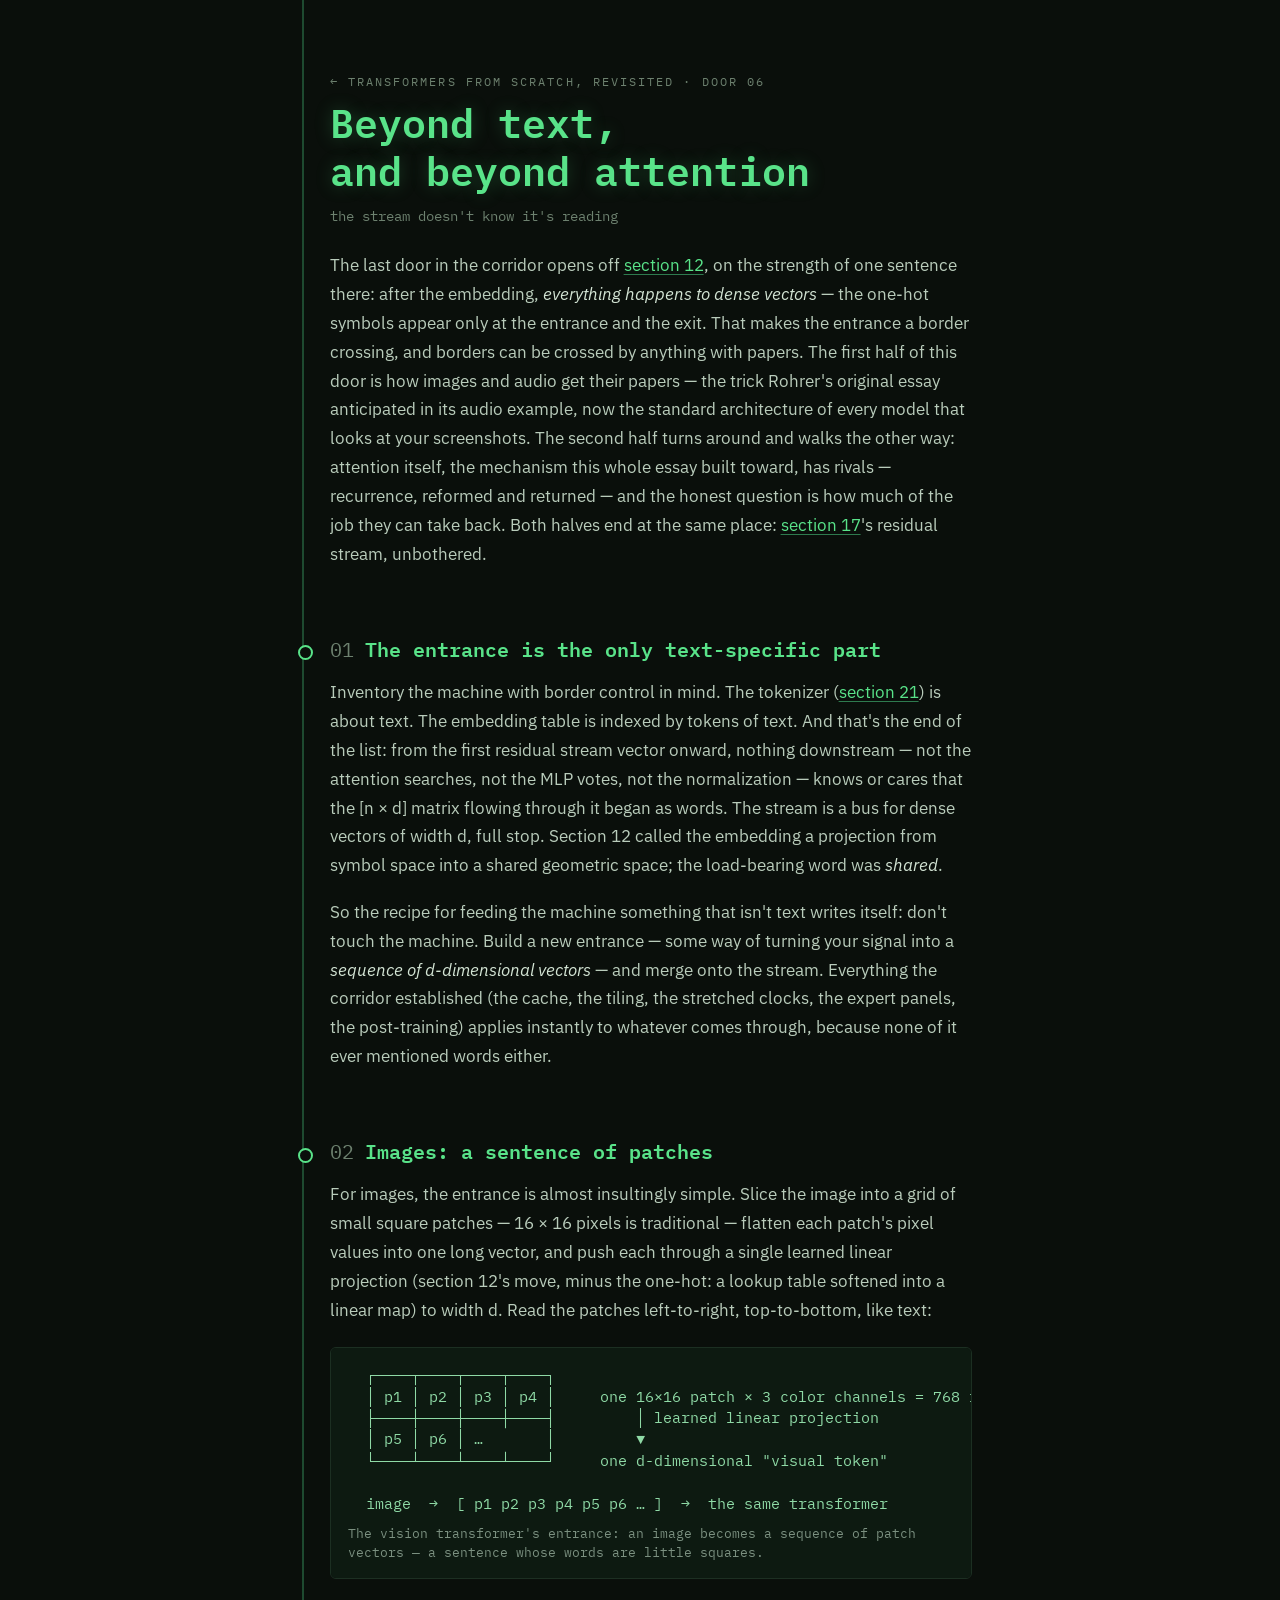
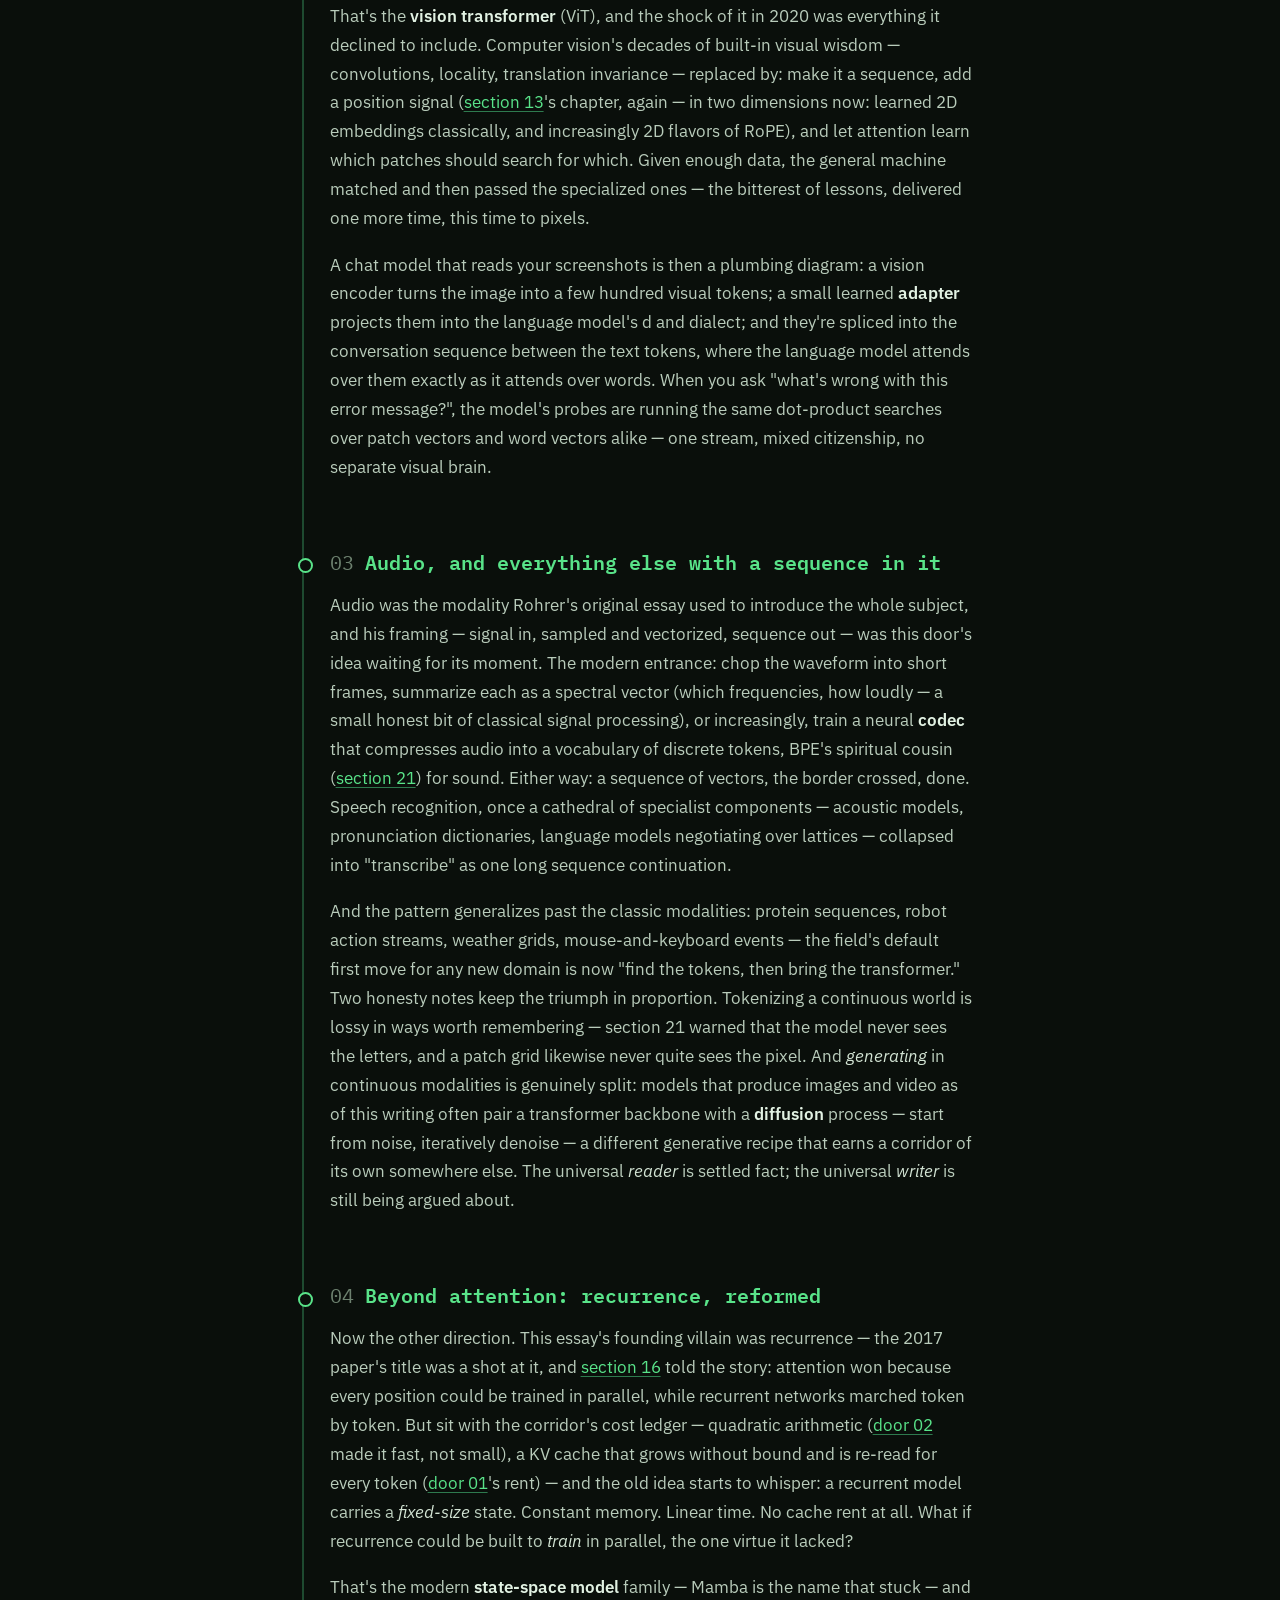
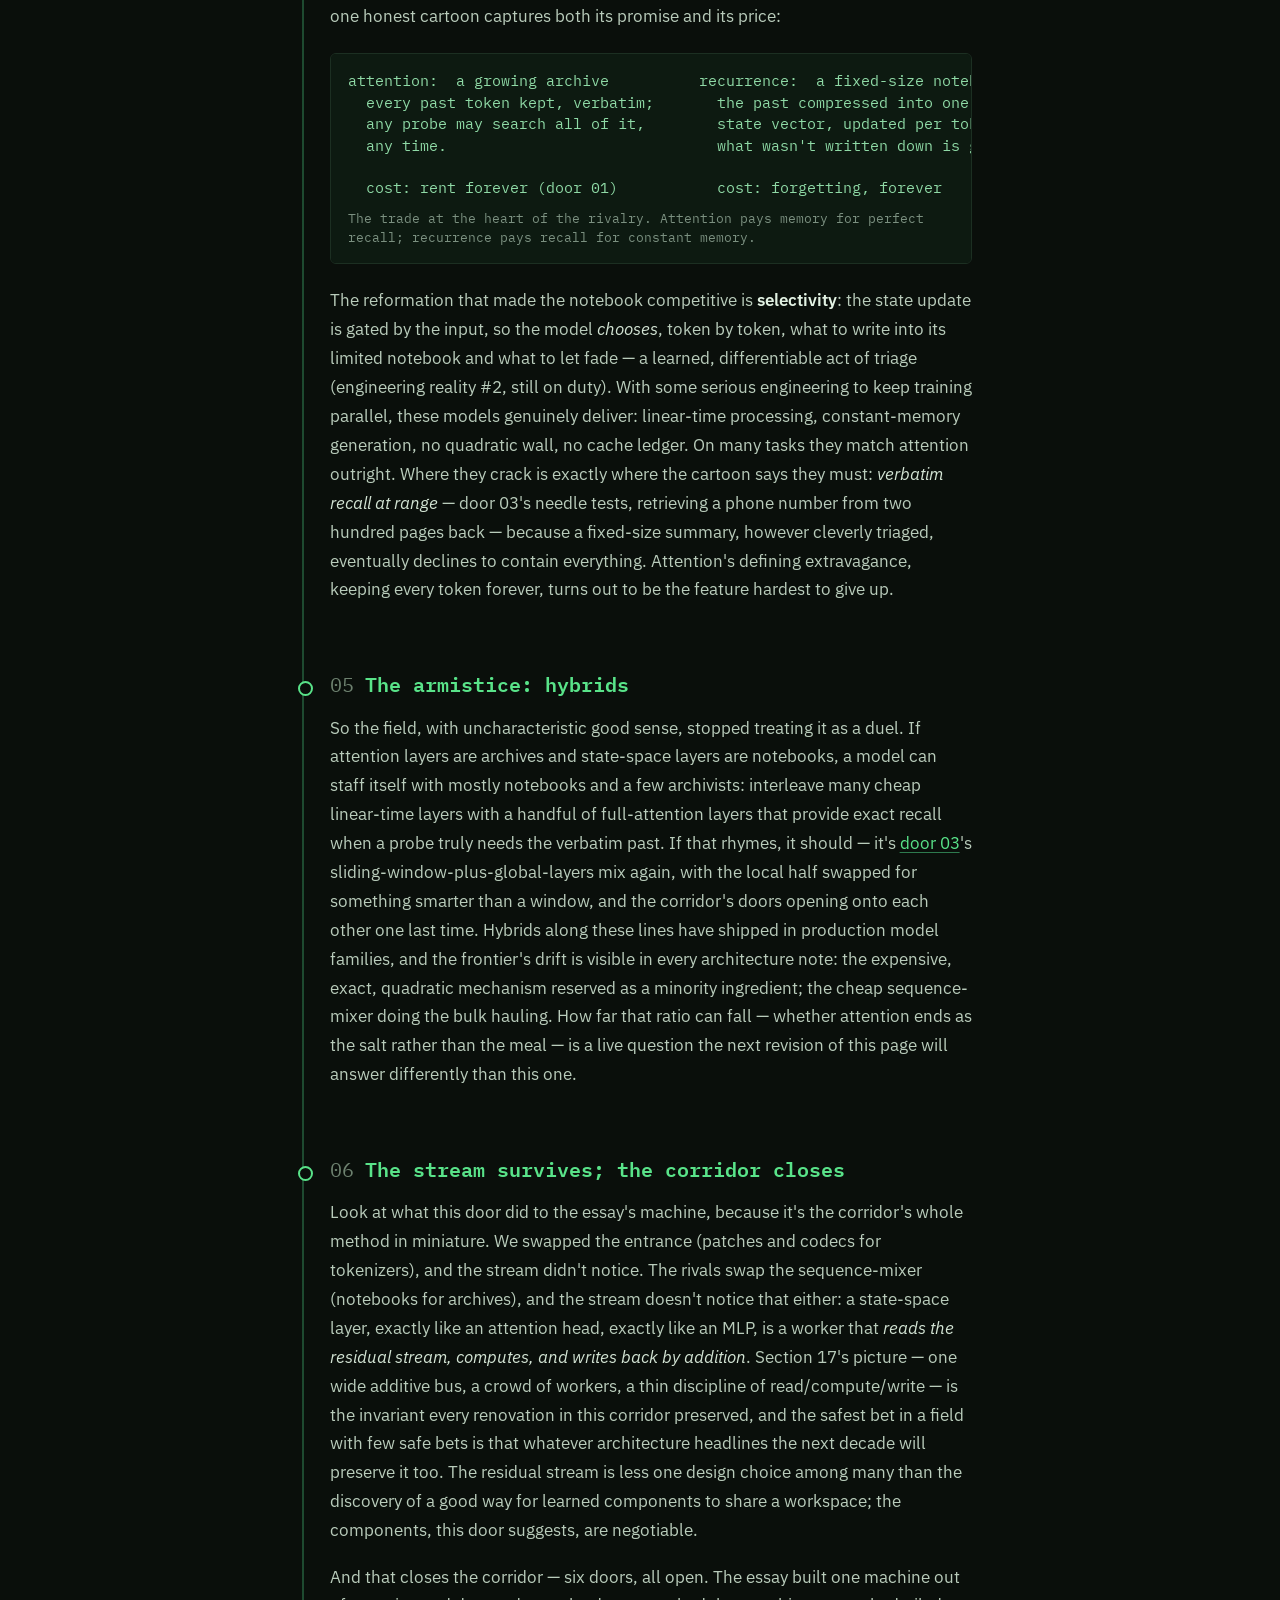
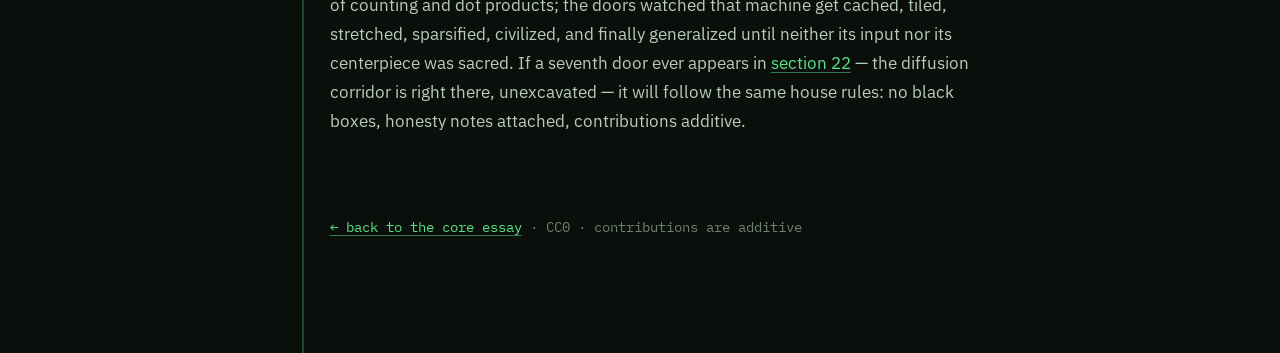
<file: doors/beyond-text.html>
<!DOCTYPE html>
<html lang="en">
<head>
<meta charset="utf-8">
<meta name="viewport" content="width=device-width, initial-scale=1">
<title>Door 06: Beyond Text, and Beyond Attention — Transformers from Scratch, Revisited</title>
<link rel="preconnect" href="https://fonts.googleapis.com">
<link rel="preconnect" href="https://fonts.gstatic.com" crossorigin>
<link href="https://fonts.googleapis.com/css2?family=IBM+Plex+Mono:ital,wght@0,400;0,500;0,600;1,400&family=IBM+Plex+Sans:ital,wght@0,400;0,500;0,600;1,400&display=swap" rel="stylesheet">
<link rel="stylesheet" href="../assets/style.css">
</head>
<body>
<main>

<header class="site">
  <p class="eyebrow"><a href="../index.html">&larr; transformers from scratch, revisited</a> · door 06</p>
  <h1>Beyond text,<br>and beyond attention</h1>
  <p class="subtitle">
    the stream doesn't know it's reading
  </p>
  <p class="lede">The last door in the corridor opens off
  <a href="../index.html#embeddings">section 12</a>, on the strength of one sentence there:
  after the embedding, <em>everything happens to dense vectors</em> — the one-hot symbols
  appear only at the entrance and the exit. That makes the entrance a border crossing, and
  borders can be crossed by anything with papers. The first half of this door is how images and
  audio get their papers — the trick Rohrer's original essay anticipated in its audio example,
  now the standard architecture of every model that looks at your screenshots. The second half
  turns around and walks the other way: attention itself, the mechanism this whole essay built
  toward, has rivals — recurrence, reformed and returned — and the honest question is how much
  of the job they can take back. Both halves end at the same place:
  <a href="../index.html#residual-stream">section 17</a>'s residual stream, unbothered.</p>
</header>

<section id="border-crossing">
  <h2><span class="num">01</span>The entrance is the only text-specific part</h2>
  <p>Inventory the machine with border control in mind. The tokenizer
  (<a href="../index.html#tokenizing">section 21</a>) is about text. The embedding table is
  indexed by tokens of text. And that's the end of the list: from the first residual stream
  vector onward, nothing downstream — not the attention searches, not the MLP votes, not the
  normalization — knows or cares that the [n&nbsp;×&nbsp;d] matrix flowing through it began as
  words. The stream is a bus for dense vectors of width d, full stop. Section 12 called the
  embedding a projection from symbol space into a shared geometric space; the load-bearing word
  was <em>shared</em>.</p>
  <p>So the recipe for feeding the machine something that isn't text writes itself: don't touch
  the machine. Build a new entrance — some way of turning your signal into a <em>sequence of
  d-dimensional vectors</em> — and merge onto the stream. Everything the corridor established
  (the cache, the tiling, the stretched clocks, the expert panels, the post-training) applies
  instantly to whatever comes through, because none of it ever mentioned words either.</p>
</section>

<section id="images">
  <h2><span class="num">02</span>Images: a sentence of patches</h2>
  <p>For images, the entrance is almost insultingly simple. Slice the image into a grid of
  small square patches — 16&nbsp;×&nbsp;16 pixels is traditional — flatten each patch's pixel
  values into one long vector, and push each through a single learned linear projection
  (section 12's move, minus the one-hot: a lookup table softened into a linear map) to width d.
  Read the patches left-to-right, top-to-bottom, like text:</p>
  <pre class="fig" role="img" aria-label="The vision transformer's entrance: an image is sliced into a grid of 16-by-16 patches; each patch's 768 raw numbers (16 by 16 by 3 color channels) pass through one learned linear projection to become a d-dimensional visual token, and the resulting patch sequence feeds the same transformer as text.">  ┌────┬────┬────┬────┐
  │ p1 │ p2 │ p3 │ p4 │     one 16×16 patch × 3 color channels = 768 raw numbers
  ├────┼────┼────┼────┤         │ learned linear projection
  │ p5 │ p6 │ …       │         ▼
  └────┴────┴────┴────┘     one d-dimensional "visual token"

  image  →  [ p1 p2 p3 p4 p5 p6 … ]  →  the same transformer
<span class="cap">The vision transformer's entrance: an image becomes a sequence of patch
vectors — a sentence whose words are little squares.</span></pre>
  <p>That's the <strong>vision transformer</strong> (ViT), and the shock of it in 2020 was
  everything it declined to include. Computer vision's decades of built-in visual wisdom —
  convolutions, locality, translation invariance — replaced by: make it a sequence, add a
  position signal (<a href="../index.html#position">section 13</a>'s chapter, again — in two
  dimensions now: learned 2D embeddings classically, and increasingly 2D flavors of RoPE), and let attention
  learn which patches should search for which. Given enough data, the general machine matched
  and then passed the specialized ones — the bitterest of lessons, delivered one more time,
  this time to pixels.</p>
  <p>A chat model that reads your screenshots is then a plumbing diagram: a vision encoder
  turns the image into a few hundred visual tokens; a small learned <strong>adapter</strong>
  projects them into the language model's d and dialect; and they're spliced into the
  conversation sequence between the text tokens, where the language model attends over them
  exactly as it attends over words. When you ask "what's wrong with this error message?", the
  model's probes are running the same dot-product searches over patch vectors and word vectors
  alike — one stream, mixed citizenship, no separate visual brain.</p>
</section>

<section id="audio-and-everything">
  <h2><span class="num">03</span>Audio, and everything else with a sequence in it</h2>
  <p>Audio was the modality Rohrer's original essay used to introduce the whole subject, and
  his framing — signal in, sampled and vectorized, sequence out — was this door's idea waiting
  for its moment. The modern entrance: chop the waveform into short frames, summarize each as
  a spectral vector (which frequencies, how loudly — a small honest bit of classical signal
  processing), or increasingly, train a neural <strong>codec</strong> that compresses audio
  into a vocabulary of discrete tokens, BPE's spiritual cousin
  (<a href="../index.html#tokenizing">section 21</a>) for sound. Either way: a sequence of
  vectors, the border crossed, done. Speech recognition, once a cathedral of specialist
  components — acoustic models, pronunciation dictionaries, language models negotiating over
  lattices — collapsed into "transcribe" as one long sequence continuation.</p>
  <p>And the pattern generalizes past the classic modalities: protein sequences, robot action
  streams, weather grids, mouse-and-keyboard events — the field's default first move for any
  new domain is now "find the tokens, then bring the transformer." Two honesty notes keep the
  triumph in proportion. Tokenizing a continuous world is lossy in ways worth remembering —
  section 21 warned that the model never sees the letters, and a patch grid likewise never
  quite sees the pixel. And <em>generating</em> in continuous modalities is genuinely split:
  models that produce images and video as of this writing often pair a transformer backbone
  with a <strong>diffusion</strong> process — start from noise, iteratively denoise — a
  different generative recipe that earns a corridor of its own somewhere else. The universal
  <em>reader</em> is settled fact; the universal <em>writer</em> is still being argued
  about.</p>
</section>

<section id="recurrence-returns">
  <h2><span class="num">04</span>Beyond attention: recurrence, reformed</h2>
  <p>Now the other direction. This essay's founding villain was recurrence — the 2017 paper's
  title was a shot at it, and <a href="../index.html#single-head">section 16</a> told the
  story: attention won because every position could be trained in parallel, while recurrent
  networks marched token by token. But sit with the corridor's cost ledger — quadratic
  arithmetic (<a href="flash-attention.html">door 02</a> made it fast, not small), a KV cache
  that grows without bound and is re-read for every token
  (<a href="kv-cache.html">door 01</a>'s rent) — and the old idea starts to whisper: a
  recurrent model carries a <em>fixed-size</em> state. Constant memory. Linear time. No cache
  rent at all. What if recurrence could be built to <em>train</em> in parallel, the one virtue
  it lacked?</p>
  <p>That's the modern <strong>state-space model</strong> family — Mamba is the name that
  stuck — and one honest cartoon captures both its promise and its price:</p>
  <pre class="fig">attention:  a growing archive          recurrence:  a fixed-size notebook
  every past token kept, verbatim;       the past compressed into one
  any probe may search all of it,        state vector, updated per token;
  any time.                              what wasn't written down is gone.

  cost: rent forever (door 01)           cost: forgetting, forever
<span class="cap">The trade at the heart of the rivalry. Attention pays memory for perfect
recall; recurrence pays recall for constant memory.</span></pre>
  <p>The reformation that made the notebook competitive is <strong>selectivity</strong>: the
  state update is gated by the input, so the model <em>chooses</em>, token by token, what to
  write into its limited notebook and what to let fade — a learned, differentiable act of
  triage (engineering reality #2, still on duty). With some serious engineering to keep
  training parallel, these models genuinely deliver: linear-time processing, constant-memory
  generation, no quadratic wall, no cache ledger. On many tasks they match attention outright.
  Where they crack is exactly where the cartoon says they must: <em>verbatim recall at
  range</em> — door 03's needle tests, retrieving a phone number from two hundred pages back —
  because a fixed-size summary, however cleverly triaged, eventually declines to contain
  everything. Attention's defining extravagance, keeping every token forever, turns out to be
  the feature hardest to give up.</p>
</section>

<section id="hybrids">
  <h2><span class="num">05</span>The armistice: hybrids</h2>
  <p>So the field, with uncharacteristic good sense, stopped treating it as a duel. If
  attention layers are archives and state-space layers are notebooks, a model can staff itself
  with mostly notebooks and a few archivists: interleave many cheap linear-time layers with a
  handful of full-attention layers that provide exact recall when a probe truly needs the
  verbatim past. If that rhymes, it should — it's <a href="long-context.html">door 03</a>'s
  sliding-window-plus-global-layers mix again, with the local half swapped for something
  smarter than a window, and the corridor's doors opening onto each other one last time.
  Hybrids along these lines have shipped in production model families, and the frontier's
  drift is visible in every architecture note: the expensive, exact, quadratic mechanism
  reserved as a minority ingredient; the cheap sequence-mixer doing the bulk hauling. How far
  that ratio can fall — whether attention ends as the salt rather than the meal — is a live
  question the next revision of this page will answer differently than this one.</p>
</section>

<section id="the-stream-survives">
  <h2><span class="num">06</span>The stream survives; the corridor closes</h2>
  <p>Look at what this door did to the essay's machine, because it's the corridor's whole
  method in miniature. We swapped the entrance (patches and codecs for tokenizers), and the
  stream didn't notice. The rivals swap the sequence-mixer (notebooks for archives), and the
  stream doesn't notice that either: a state-space layer, exactly like an attention head,
  exactly like an MLP, is a worker that <em>reads the residual stream, computes, and writes
  back by addition</em>. Section 17's picture — one wide additive bus, a crowd of workers, a
  thin discipline of read/compute/write — is the invariant every renovation in this corridor
  preserved, and the safest bet in a field with few safe bets is that whatever architecture
  headlines the next decade will preserve it too. The residual stream is less one design
  choice among many than the discovery of a good way for learned components to share a
  workspace; the components, this door suggests, are negotiable.</p>
  <p>And that closes the corridor — six doors, all open. The essay built one machine out of
  counting and dot products; the doors watched that machine get cached, tiled, stretched,
  sparsified, civilized, and finally generalized until neither its input nor its centerpiece
  was sacred. If a seventh door ever appears in <a href="../index.html#off-ramps">section
  22</a> — the diffusion corridor is right there, unexcavated — it will follow the same house
  rules: no black boxes, honesty notes attached, contributions additive.</p>
</section>

<footer>
  <p><a href="../index.html">&larr; back to the core essay</a> · CC0 · contributions are additive</p>
</footer>

</main>
</body>
</html>
</file>
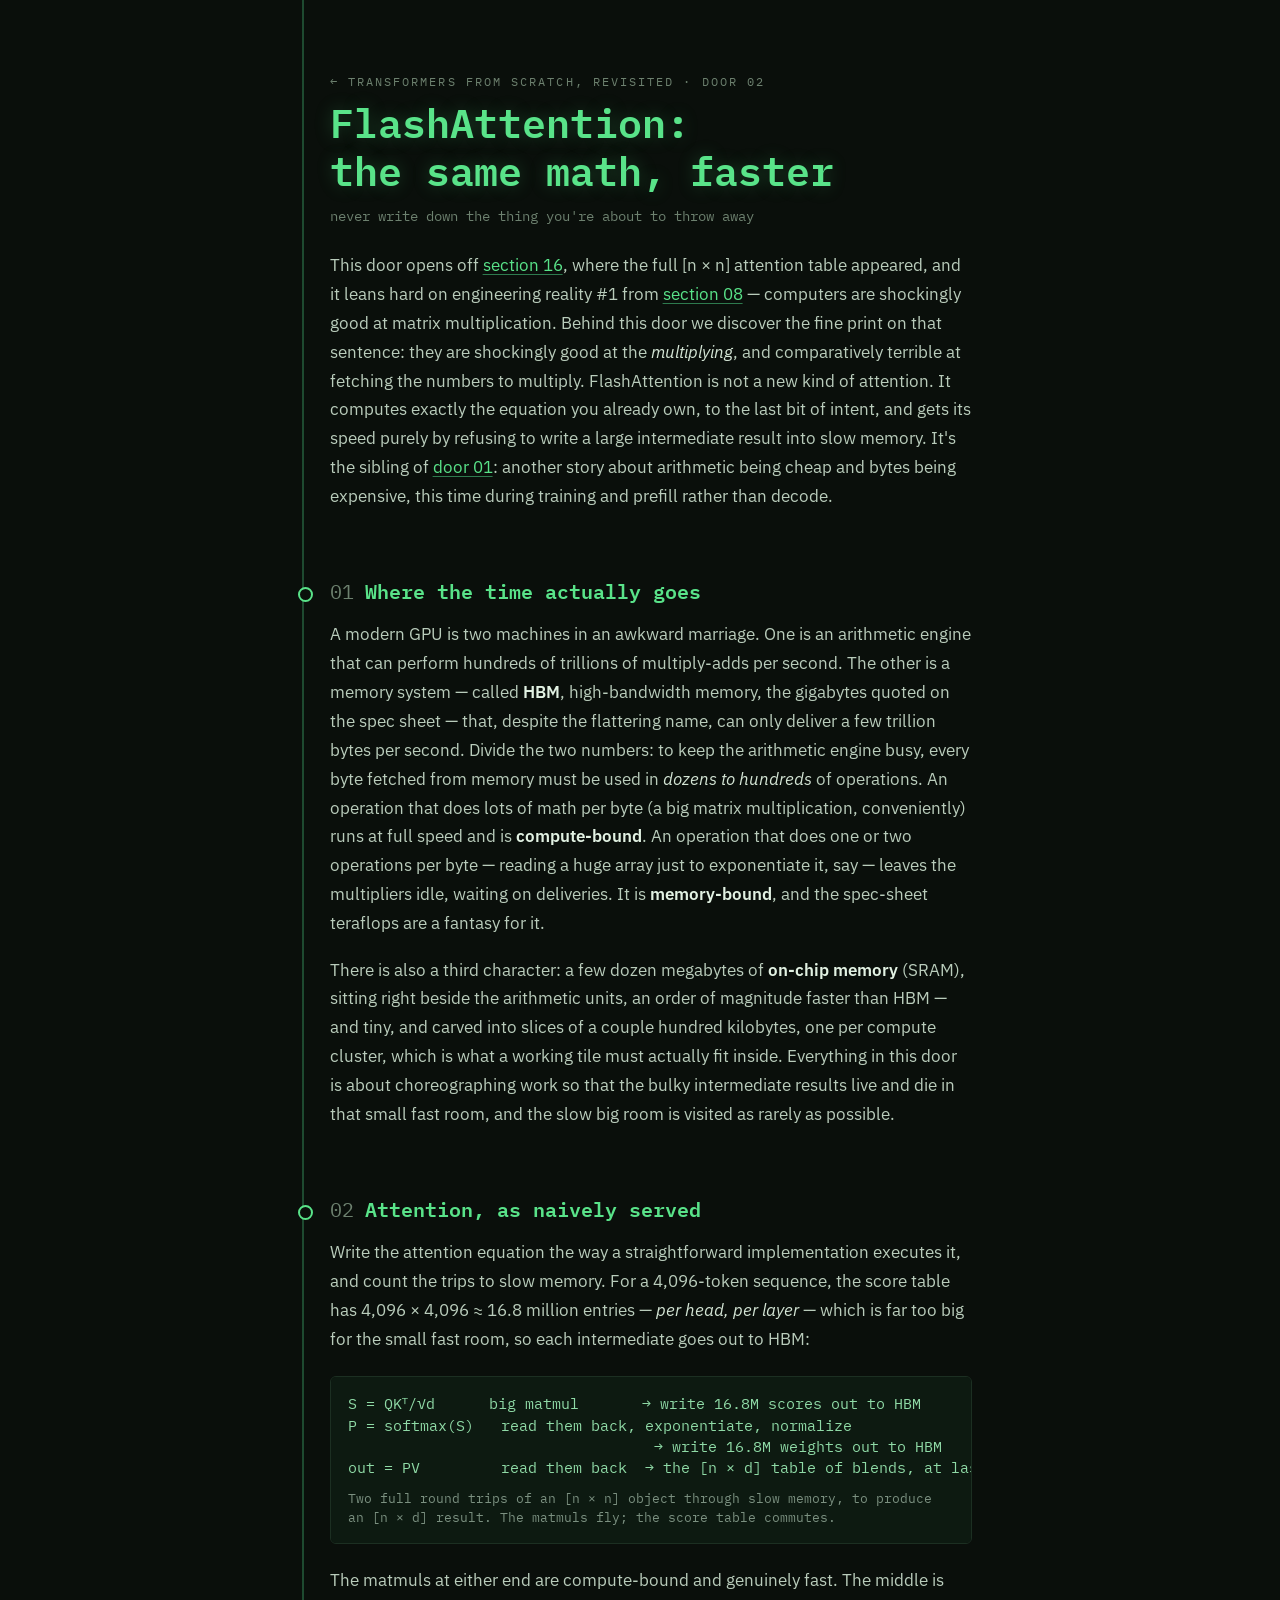
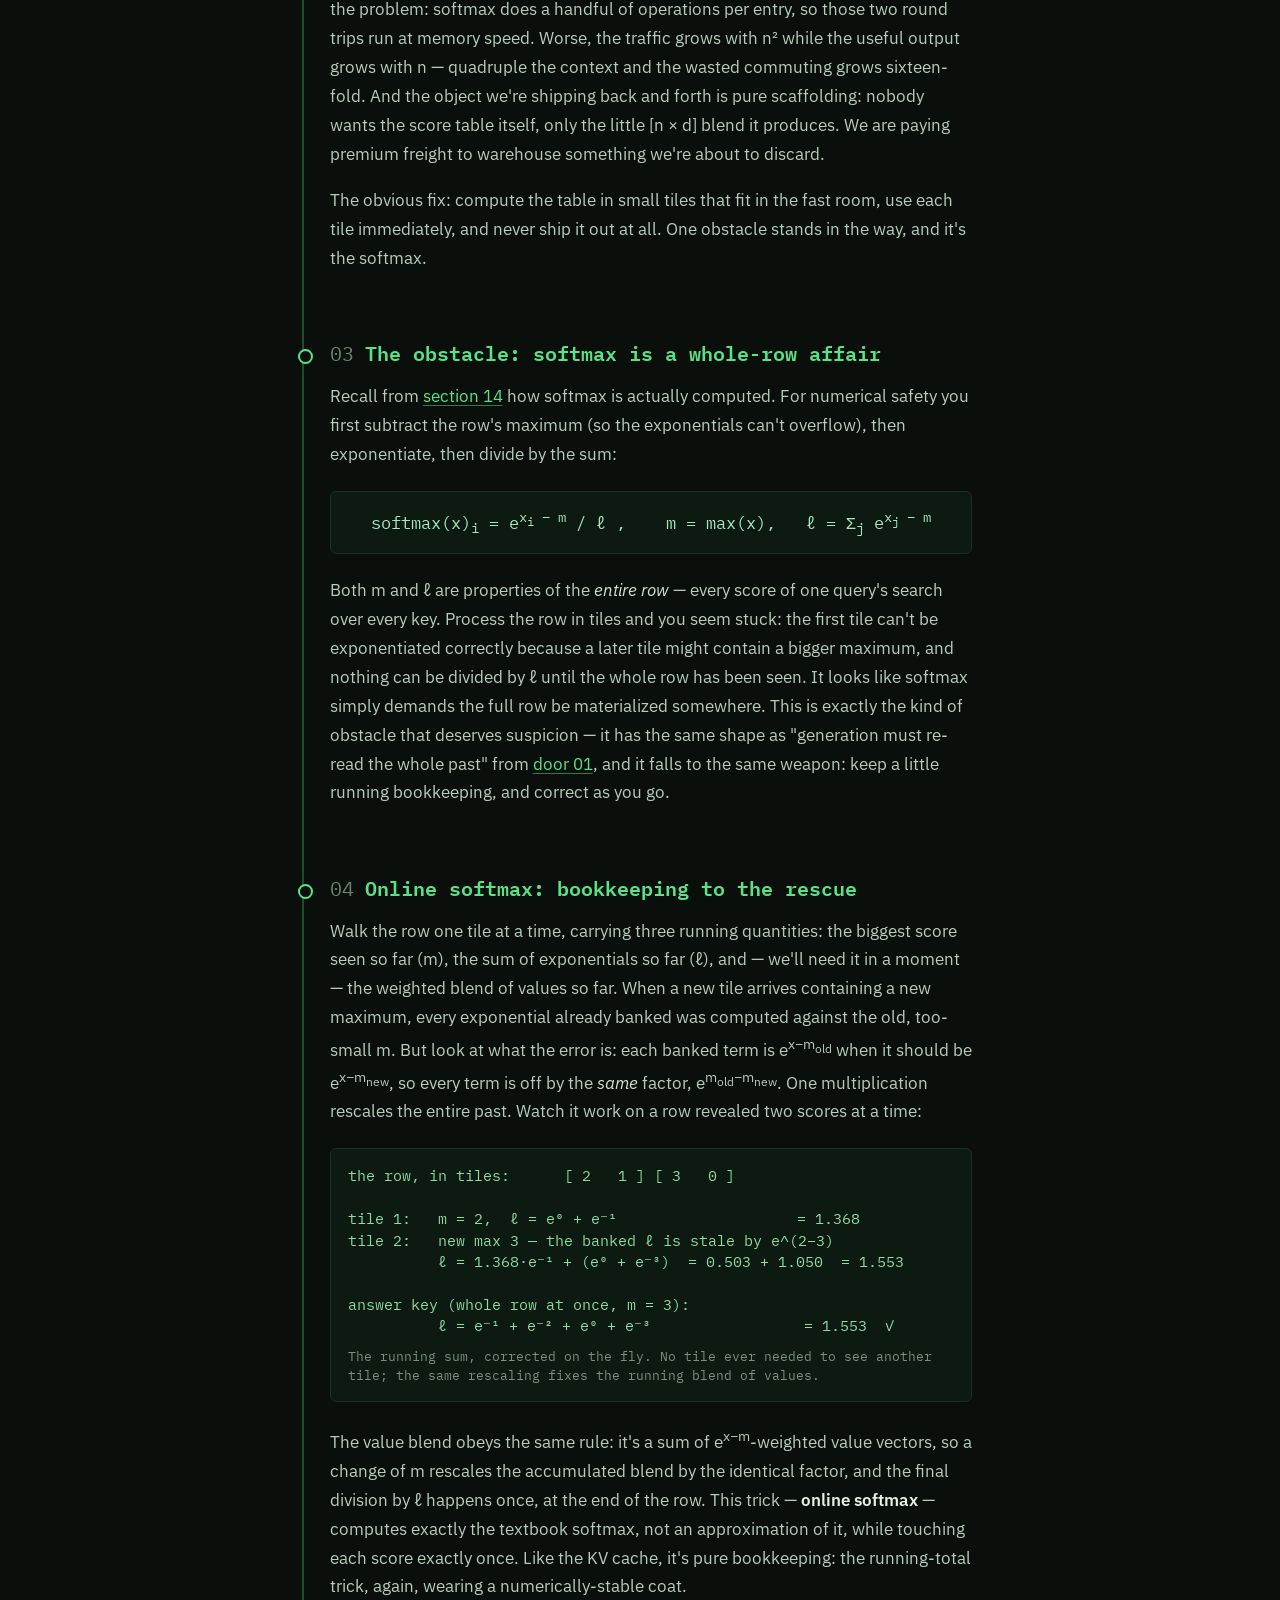
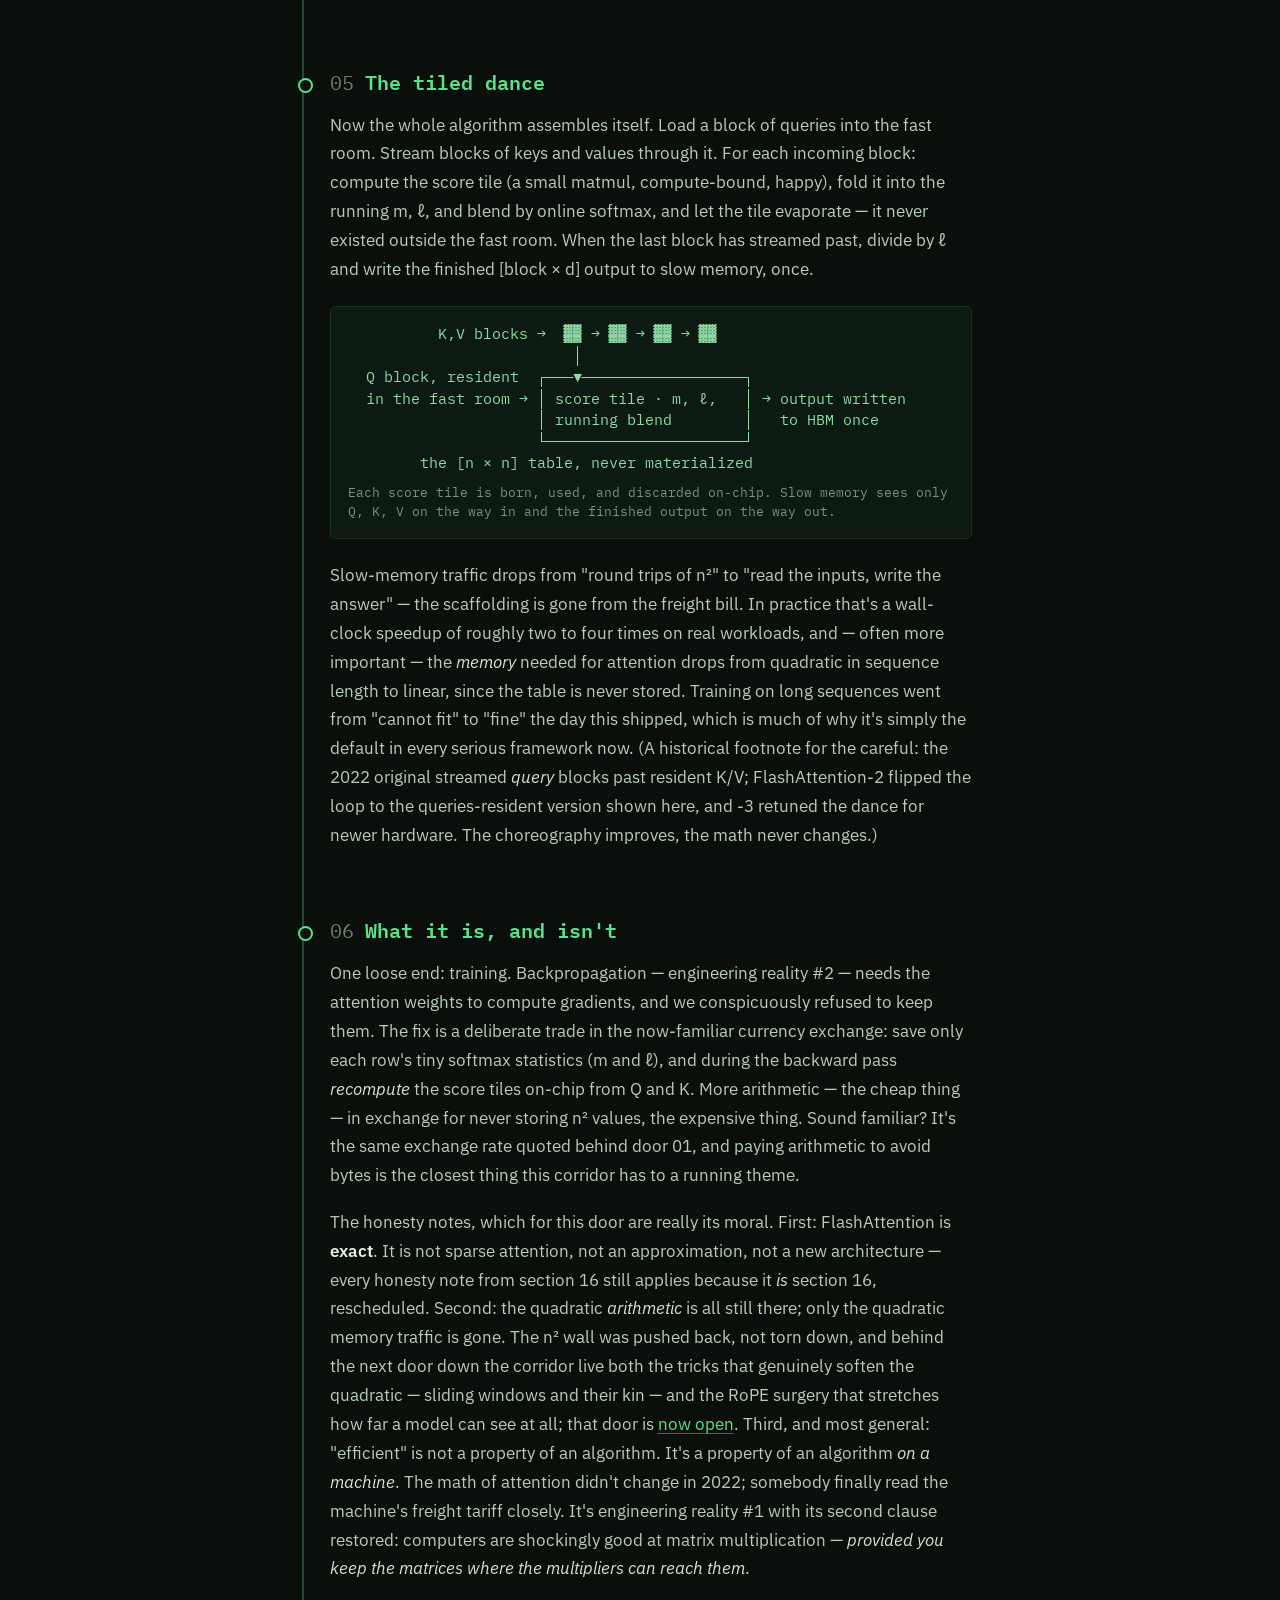
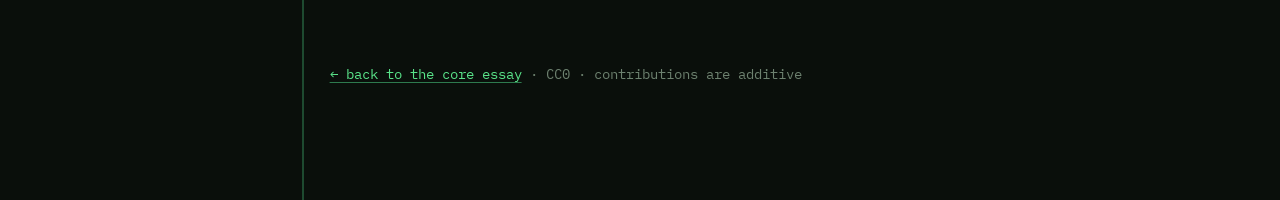
<file: doors/flash-attention.html>
<!DOCTYPE html>
<html lang="en">
<head>
<meta charset="utf-8">
<meta name="viewport" content="width=device-width, initial-scale=1">
<title>Door 02: FlashAttention — Transformers from Scratch, Revisited</title>
<link rel="preconnect" href="https://fonts.googleapis.com">
<link rel="preconnect" href="https://fonts.gstatic.com" crossorigin>
<link href="https://fonts.googleapis.com/css2?family=IBM+Plex+Mono:ital,wght@0,400;0,500;0,600;1,400&family=IBM+Plex+Sans:ital,wght@0,400;0,500;0,600;1,400&display=swap" rel="stylesheet">
<link rel="stylesheet" href="../assets/style.css">
</head>
<body>
<main>

<header class="site">
  <p class="eyebrow"><a href="../index.html">&larr; transformers from scratch, revisited</a> · door 02</p>
  <h1>FlashAttention:<br>the same math, faster</h1>
  <p class="subtitle">
    never write down the thing you're about to throw away
  </p>
  <p class="lede">This door opens off <a href="../index.html#single-head">section
  16</a>, where the full [n&nbsp;×&nbsp;n] attention table appeared, and it leans hard on
  engineering reality #1 from <a href="../index.html#rest-stop">section 08</a> — computers are
  shockingly good at matrix multiplication. Behind this door we discover the fine print on that
  sentence: they are shockingly good at the <em>multiplying</em>, and comparatively terrible at
  fetching the numbers to multiply. FlashAttention is not a new kind of attention. It computes
  exactly the equation you already own, to the last bit of intent, and gets its speed purely by
  refusing to write a large intermediate result into slow memory. It's the sibling of
  <a href="kv-cache.html">door 01</a>: another story about arithmetic being cheap and bytes being
  expensive, this time during training and prefill rather than decode.</p>
</header>

<section id="where-time-goes">
  <h2><span class="num">01</span>Where the time actually goes</h2>
  <p>A modern GPU is two machines in an awkward marriage. One is an arithmetic engine that can
  perform hundreds of trillions of multiply-adds per second. The other is a memory system —
  called <strong>HBM</strong>, high-bandwidth memory, the gigabytes quoted on the spec sheet —
  that, despite the flattering name, can only deliver a few trillion bytes per second. Divide the
  two numbers: to keep the arithmetic engine busy, every byte fetched from memory must be used in
  <em>dozens to hundreds</em> of operations. An operation that does lots of math per byte
  (a big matrix multiplication, conveniently) runs at full speed and is
  <strong>compute-bound</strong>. An operation that does one or two operations per byte — reading
  a huge array just to exponentiate it, say — leaves the multipliers idle, waiting on deliveries.
  It is <strong>memory-bound</strong>, and the spec-sheet teraflops are a fantasy for it.</p>
  <p>There is also a third character: a few dozen megabytes of <strong>on-chip memory</strong>
  (SRAM), sitting right beside the arithmetic units, an order of magnitude faster than HBM — and
  tiny, and carved into slices of a couple hundred kilobytes, one per compute cluster, which is
  what a working tile must actually fit inside. Everything in this door is about choreographing work so that the bulky intermediate
  results live and die in that small fast room, and the slow big room is visited as rarely as
  possible.</p>
</section>

<section id="naive-kitchen">
  <h2><span class="num">02</span>Attention, as naively served</h2>
  <p>Write the attention equation the way a straightforward implementation executes it, and count
  the trips to slow memory. For a 4,096-token sequence, the score table has
  4,096&nbsp;×&nbsp;4,096 ≈ 16.8 million entries — <em>per head, per layer</em> — which is far
  too big for the small fast room, so each intermediate goes out to HBM:</p>
  <pre class="fig">S = QKᵀ/√d      big matmul       → write 16.8M scores out to HBM
P = softmax(S)   read them back, exponentiate, normalize
                                  → write 16.8M weights out to HBM
out = PV         read them back  → the [n × d] table of blends, at last
<span class="cap">Two full round trips of an [n × n] object through slow memory, to produce an
[n × d] result. The matmuls fly; the score table commutes.</span></pre>
  <p>The matmuls at either end are compute-bound and genuinely fast. The middle is the problem:
  softmax does a handful of operations per entry, so those two round trips run at memory speed.
  Worse, the traffic grows with n² while the useful output grows with n — quadruple the context
  and the wasted commuting grows sixteen-fold. And the object we're shipping back and forth is
  pure scaffolding: nobody wants the score table itself, only the little [n&nbsp;×&nbsp;d] blend
  it produces. We are paying premium freight to warehouse something we're about to discard.</p>
  <p>The obvious fix: compute the table in small tiles that fit in the fast room, use each tile
  immediately, and never ship it out at all. One obstacle stands in the way, and it's the
  softmax.</p>
</section>

<section id="softmax-obstacle">
  <h2><span class="num">03</span>The obstacle: softmax is a whole-row affair</h2>
  <p>Recall from <a href="../index.html#unembedding">section 14</a> how softmax is actually
  computed. For numerical safety you first subtract the row's maximum (so the exponentials can't
  overflow), then exponentiate, then divide by the sum:</p>
  <div class="eq">softmax(x)<sub>i</sub> = e<sup>x<sub>i</sub> − m</sup> / ℓ ,
  &nbsp;&nbsp; m = max(x), &nbsp; ℓ = Σ<sub>j</sub> e<sup>x<sub>j</sub> − m</sup></div>
  <p>Both m and ℓ are properties of the <em>entire row</em> — every score of one query's search
  over every key. Process the row in tiles and you seem stuck: the first tile can't be
  exponentiated correctly because a later tile might contain a bigger maximum, and nothing can be
  divided by ℓ until the whole row has been seen. It looks like softmax simply demands the full
  row be materialized somewhere. This is exactly the kind of obstacle that deserves suspicion —
  it has the same shape as "generation must re-read the whole past" from
  <a href="kv-cache.html">door 01</a>, and it falls to the same weapon: keep a little running
  bookkeeping, and correct as you go.</p>
</section>

<section id="online-softmax">
  <h2><span class="num">04</span>Online softmax: bookkeeping to the rescue</h2>
  <p>Walk the row one tile at a time, carrying three running quantities: the biggest score seen so
  far (m), the sum of exponentials so far (ℓ), and — we'll need it in a moment — the
  weighted blend of values so far. When a new tile arrives containing a new maximum, every
  exponential already banked was computed against the old, too-small m. But look at what the error
  is: each banked term is e<sup>x−m<sub>old</sub></sup> when it should be
  e<sup>x−m<sub>new</sub></sup>, so every term is off by the <em>same</em> factor,
  e<sup>m<sub>old</sub>−m<sub>new</sub></sup>. One multiplication rescales the entire past.
  Watch it work on a row revealed two scores at a time:</p>
  <pre class="fig">the row, in tiles:      [ 2   1 ] [ 3   0 ]

tile 1:   m = 2,  ℓ = e⁰ + e⁻¹                    = 1.368
tile 2:   new max 3 — the banked ℓ is stale by e^(2−3)
          ℓ = 1.368·e⁻¹ + (e⁰ + e⁻³)  = 0.503 + 1.050  = 1.553

answer key (whole row at once, m = 3):
          ℓ = e⁻¹ + e⁻² + e⁰ + e⁻³                 = 1.553  ✓
<span class="cap">The running sum, corrected on the fly. No tile ever needed to see another
tile; the same rescaling fixes the running blend of values.</span></pre>
  <p>The value blend obeys the same rule: it's a sum of e<sup>x−m</sup>-weighted value vectors,
  so a change of m rescales the accumulated blend by the identical factor, and the final division
  by ℓ happens once, at the end of the row. This trick — <strong>online softmax</strong> —
  computes exactly the textbook softmax, not an approximation of it, while touching each score
  exactly once. Like the KV cache, it's pure bookkeeping: the running-total trick, again, wearing
  a numerically-stable coat.</p>
</section>

<section id="tiling">
  <h2><span class="num">05</span>The tiled dance</h2>
  <p>Now the whole algorithm assembles itself. Load a block of queries into the fast room. Stream
  blocks of keys and values through it. For each incoming block: compute the score tile
  (a small matmul, compute-bound, happy), fold it into the running m, ℓ, and blend by online
  softmax, and let the tile evaporate — it never existed outside the fast room. When the last
  block has streamed past, divide by ℓ and write the finished [block&nbsp;×&nbsp;d] output to
  slow memory, once.</p>
  <pre class="fig" role="img" aria-label="Blocks of keys and values stream through fast on-chip memory, where a resident query block computes each score tile and folds it into running softmax statistics; every tile is used and discarded on-chip, only the finished output is written to slow memory, and the full n-by-n table is never materialized.">          K,V blocks →  ▓▓ → ▓▓ → ▓▓ → ▓▓
                         │
  Q block, resident  ┌───▼──────────────────┐
  in the fast room → │ score tile · m, ℓ,   │ → output written
                     │ running blend        │   to HBM once
                     └──────────────────────┘
        the [n × n] table, never materialized
<span class="cap">Each score tile is born, used, and discarded on-chip. Slow memory sees only
Q, K, V on the way in and the finished output on the way out.</span></pre>
  <p>Slow-memory traffic drops from "round trips of n²" to "read the inputs, write the
  answer" — the scaffolding is gone from the freight bill. In practice that's a wall-clock
  speedup of roughly two to four times on real workloads, and — often more important — the
  <em>memory</em> needed for attention drops from quadratic in sequence length to linear, since
  the table is never stored. Training on long sequences went from "cannot fit" to "fine" the day
  this shipped, which is much of why it's simply the default in every serious framework now.
  (A historical footnote for the careful: the 2022 original streamed <em>query</em> blocks past
  resident K/V; FlashAttention-2 flipped the loop to the queries-resident version shown here,
  and -3 retuned the dance for newer hardware. The choreography improves, the math never
  changes.)</p>
</section>

<section id="exactness">
  <h2><span class="num">06</span>What it is, and isn't</h2>
  <p>One loose end: training. Backpropagation — engineering reality #2 — needs the attention
  weights to compute gradients, and we conspicuously refused to keep them. The fix is a
  deliberate trade in the now-familiar currency exchange: save only each row's tiny softmax
  statistics (m and ℓ), and during the backward pass <em>recompute</em> the score tiles on-chip
  from Q and K. More arithmetic — the cheap thing — in exchange for never storing n² values, the
  expensive thing. Sound familiar? It's the same exchange rate quoted behind door 01, and paying
  arithmetic to avoid bytes is the closest thing this corridor has to a running theme.</p>
  <p>The honesty notes, which for this door are really its moral. First: FlashAttention is
  <strong>exact</strong>. It is not sparse attention, not an approximation, not a new
  architecture — every honesty note from section 16 still applies because it <em>is</em> section
  16, rescheduled. Second: the quadratic <em>arithmetic</em> is all still there; only the
  quadratic memory traffic is gone. The n² wall was pushed back, not torn down, and behind the next door
  down the corridor live both the tricks that genuinely soften the quadratic — sliding windows
  and their kin — and the RoPE surgery that stretches how far a model can see at all; that door
  is <a href="long-context.html">now open</a>. Third, and most general: "efficient"
  is not a property of an algorithm. It's a property of an algorithm <em>on a machine</em>. The
  math of attention didn't change in 2022; somebody finally read the machine's freight tariff
  closely. It's engineering reality #1 with its second clause restored: computers are shockingly
  good at matrix multiplication — <em>provided you keep the matrices where the multipliers can
  reach them</em>.</p>
</section>

<footer>
  <p><a href="../index.html">&larr; back to the core essay</a> · CC0 · contributions are additive</p>
</footer>

</main>
</body>
</html>
</file>
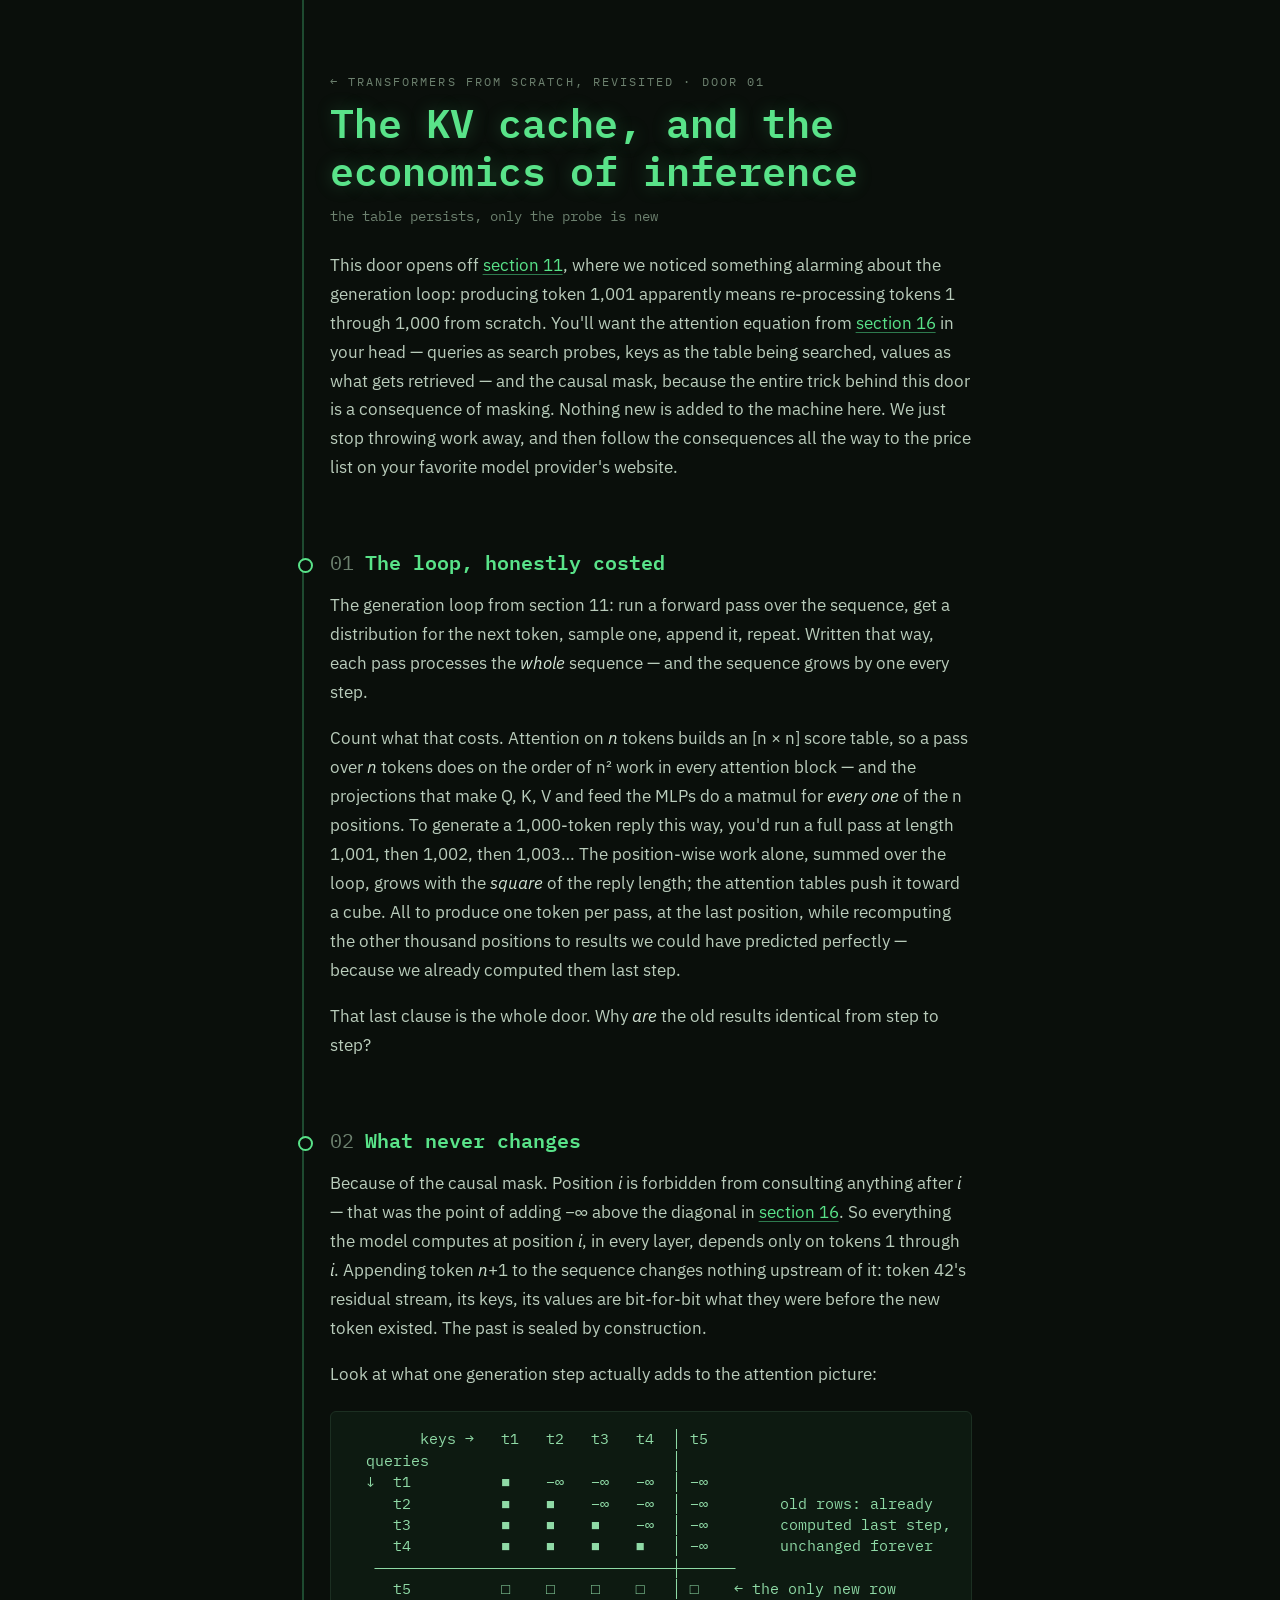
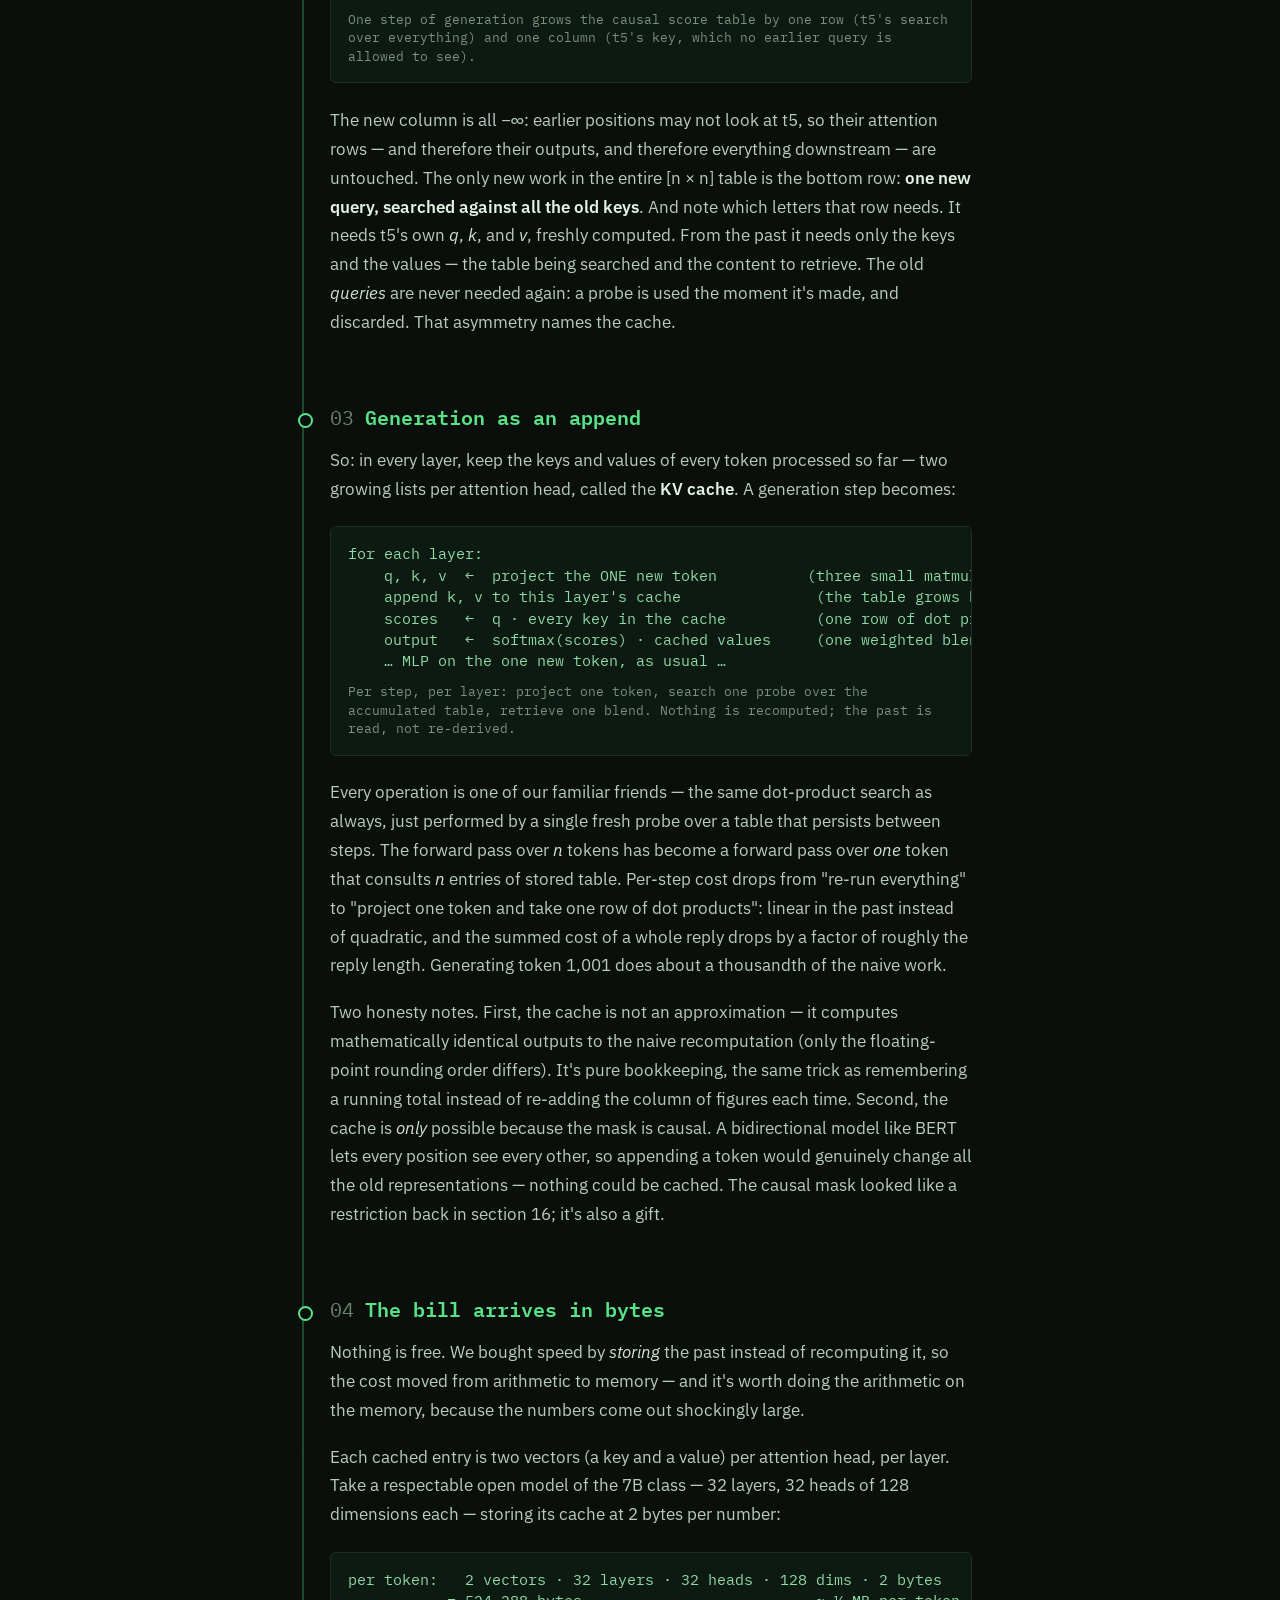
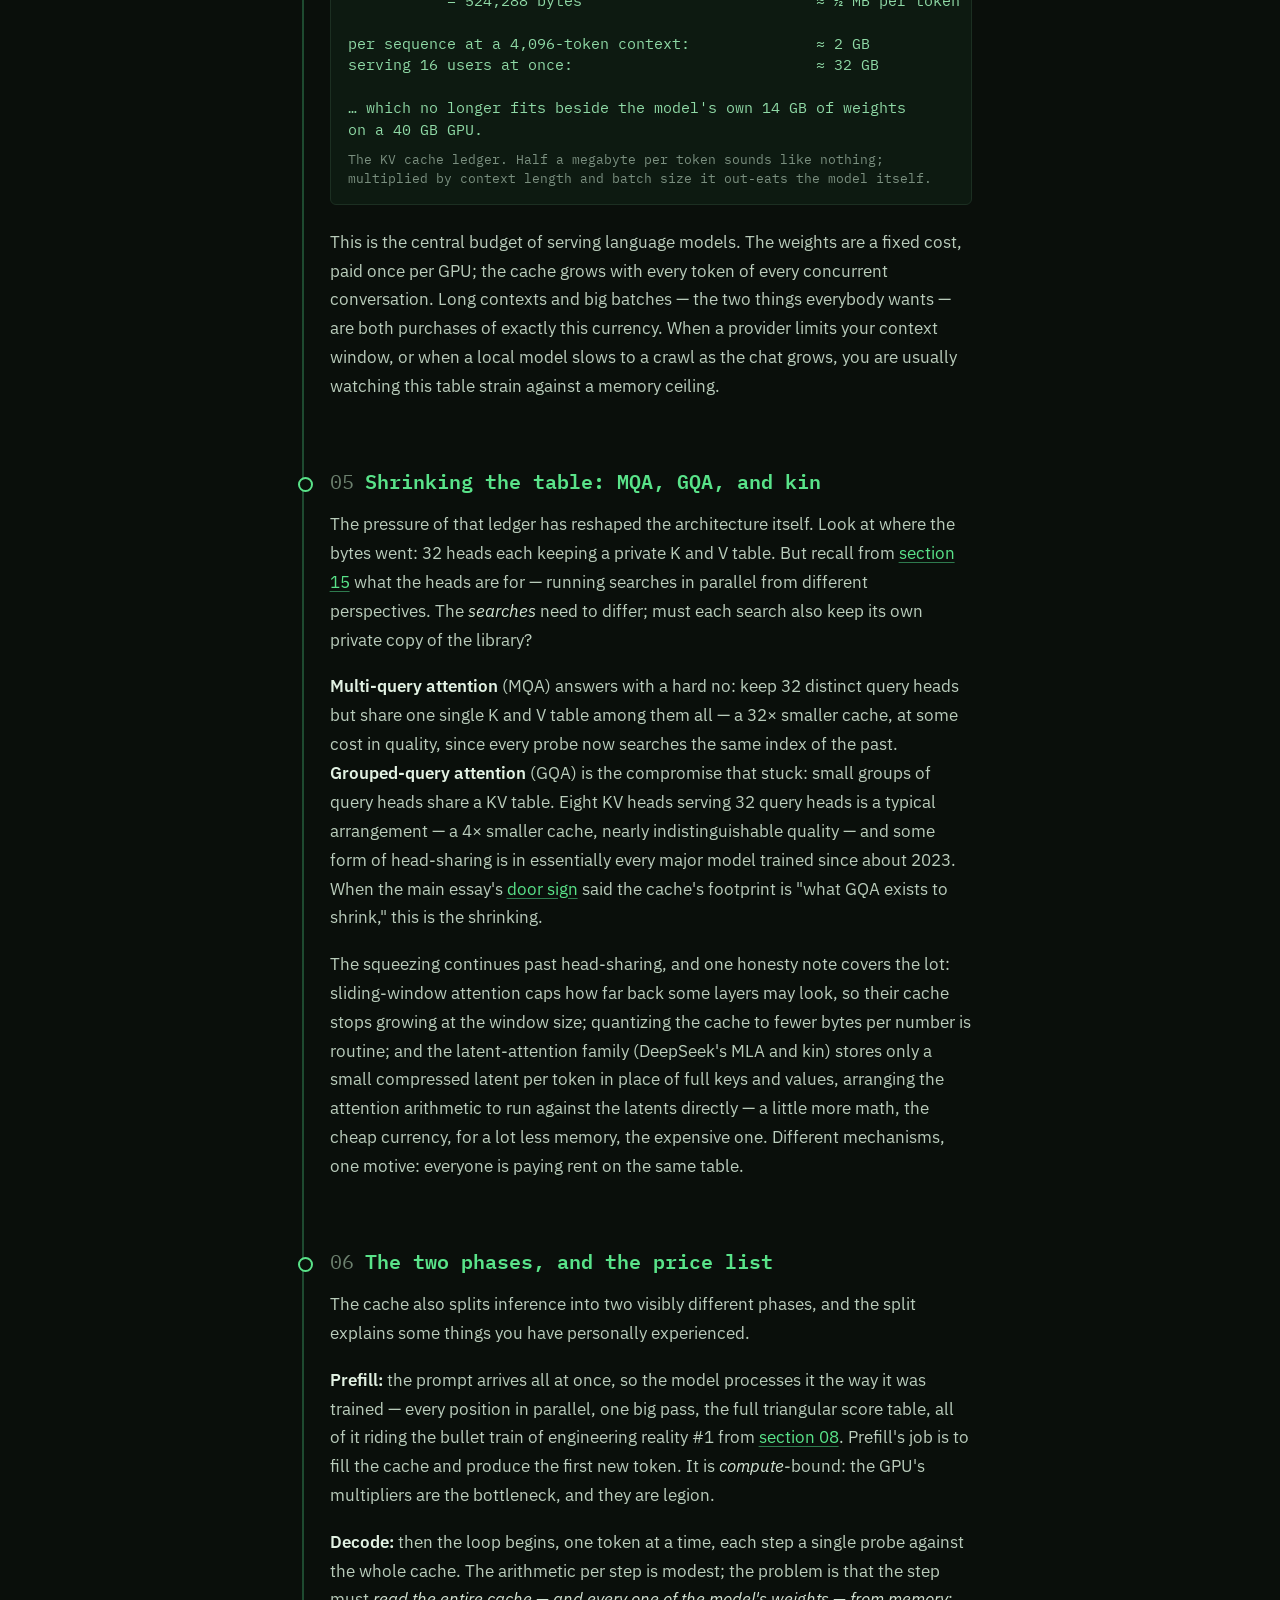
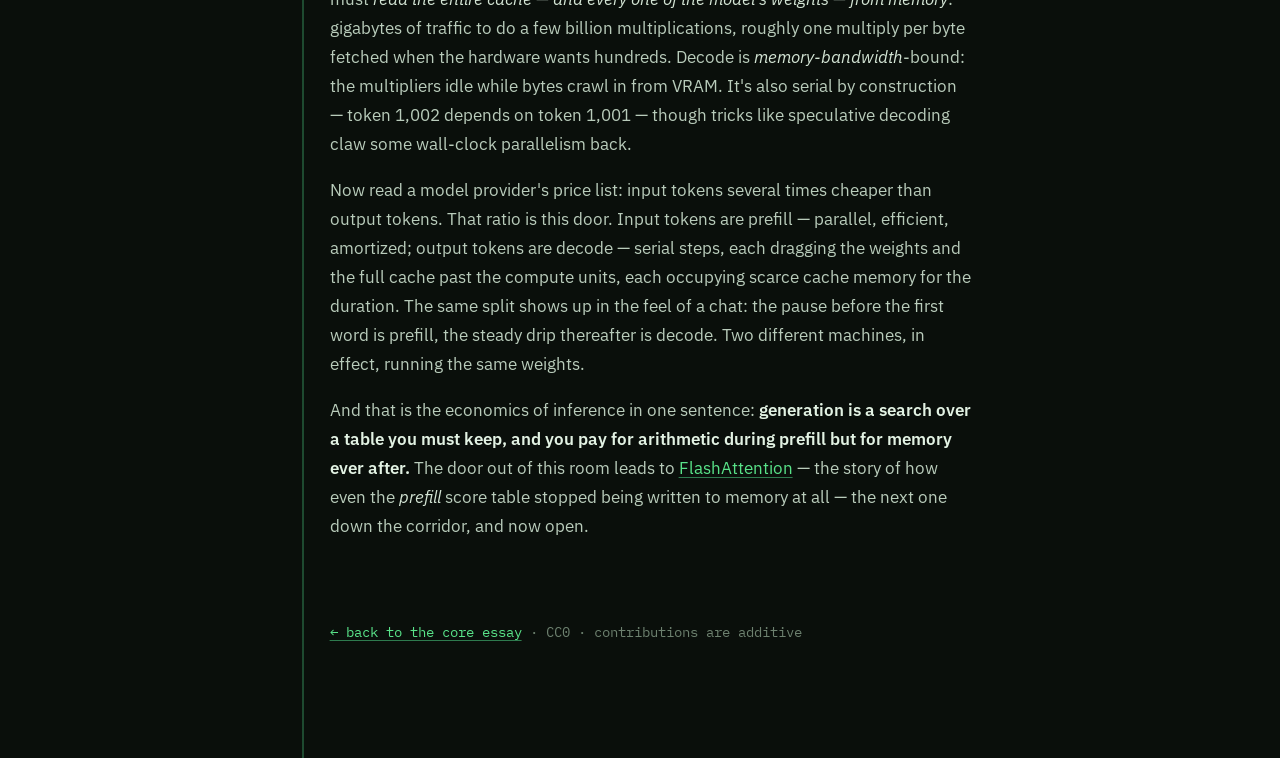
<file: doors/kv-cache.html>
<!DOCTYPE html>
<html lang="en">
<head>
<meta charset="utf-8">
<meta name="viewport" content="width=device-width, initial-scale=1">
<title>Door 01: The KV Cache — Transformers from Scratch, Revisited</title>
<link rel="preconnect" href="https://fonts.googleapis.com">
<link rel="preconnect" href="https://fonts.gstatic.com" crossorigin>
<link href="https://fonts.googleapis.com/css2?family=IBM+Plex+Mono:ital,wght@0,400;0,500;0,600;1,400&family=IBM+Plex+Sans:ital,wght@0,400;0,500;0,600;1,400&display=swap" rel="stylesheet">
<link rel="stylesheet" href="../assets/style.css">
</head>
<body>
<main>

<header class="site">
  <p class="eyebrow"><a href="../index.html">&larr; transformers from scratch, revisited</a> · door 01</p>
  <h1>The KV cache, and the<br>economics of inference</h1>
  <p class="subtitle">
    the table persists, only the probe is new
  </p>
  <p class="lede">This door opens off <a href="../index.html#completion">section 11</a>,
  where we noticed something alarming about the generation loop: producing token 1,001 apparently
  means re-processing tokens 1 through 1,000 from scratch. You'll want the attention equation from
  <a href="../index.html#single-head">section 16</a> in your head — queries as search probes, keys
  as the table being searched, values as what gets retrieved — and the causal mask, because the
  entire trick behind this door is a consequence of masking. Nothing new is added to the machine
  here. We just stop throwing work away, and then follow the consequences all the way to the
  price list on your favorite model provider's website.</p>
</header>

<section id="the-bill-for-forgetting">
  <h2><span class="num">01</span>The loop, honestly costed</h2>
  <p>The generation loop from section 11: run a forward pass over the sequence, get a distribution
  for the next token, sample one, append it, repeat. Written that way, each pass processes the
  <em>whole</em> sequence — and the sequence grows by one every step.</p>
  <p>Count what that costs. Attention on <em>n</em> tokens builds an [n&nbsp;×&nbsp;n] score table,
  so a pass over <em>n</em> tokens does on the order of n² work in every attention block — and the
  projections that make Q, K, V and feed the MLPs do a matmul for <em>every one</em> of the n
  positions. To generate a 1,000-token reply this way, you'd run a full pass at length 1,001, then
  1,002, then 1,003&hellip; The position-wise work alone, summed over the loop, grows with the
  <em>square</em> of the reply length; the attention tables push it toward a cube. All to produce
  one token per pass, at the last position, while recomputing the other thousand positions to
  results we could have predicted perfectly — because we already computed them last step.</p>
  <p>That last clause is the whole door. Why <em>are</em> the old results identical from step to
  step?</p>
</section>

<section id="what-never-changes">
  <h2><span class="num">02</span>What never changes</h2>
  <p>Because of the causal mask. Position <em>i</em> is forbidden from consulting anything after
  <em>i</em> — that was the point of adding −∞ above the diagonal in
  <a href="../index.html#single-head">section 16</a>. So everything the model computes at position
  <em>i</em>, in every layer, depends only on tokens 1 through <em>i</em>. Appending token
  <em>n</em>+1 to the sequence changes nothing upstream of it: token 42's residual stream, its
  keys, its values are bit-for-bit what they were before the new token existed. The past is
  sealed by construction.</p>
  <p>Look at what one generation step actually adds to the attention picture:</p>
  <pre class="fig" role="img" aria-label="The causal score table after one generation step: the four old query rows are unchanged forever, while the new token t5 adds a single query row that searches every past key, plus a key column that all earlier queries are forbidden to see.">        keys →   t1   t2   t3   t4  │ t5
  queries                           │
  ↓  t1          ■    −∞   −∞   −∞  │ −∞
     t2          ■    ■    −∞   −∞  │ −∞        old rows: already
     t3          ■    ■    ■    −∞  │ −∞        computed last step,
     t4          ■    ■    ■    ■   │ −∞        unchanged forever
   ─────────────────────────────────┼──────
     t5          □    □    □    □   │ □    ← the only new row
<span class="cap">One step of generation grows the causal score table by one row (t5's search over
everything) and one column (t5's key, which no earlier query is allowed to see).</span></pre>
  <p>The new column is all −∞: earlier positions may not look at t5, so their attention rows —
  and therefore their outputs, and therefore everything downstream — are untouched. The only new
  work in the entire [n&nbsp;×&nbsp;n] table is the bottom row: <strong>one new query, searched
  against all the old keys</strong>. And note which letters that row needs. It needs t5's own
  <em>q</em>, <em>k</em>, and <em>v</em>, freshly computed. From the past it needs only the keys
  and the values — the table being searched and the content to retrieve. The old <em>queries</em>
  are never needed again: a probe is used the moment it's made, and discarded. That asymmetry
  names the cache.</p>
</section>

<section id="the-cache">
  <h2><span class="num">03</span>Generation as an append</h2>
  <p>So: in every layer, keep the keys and values of every token processed so far — two growing
  lists per attention head, called the <strong>KV cache</strong>. A generation step becomes:</p>
  <pre class="fig">for each layer:
    q, k, v  ←  project the ONE new token          (three small matmuls)
    append k, v to this layer's cache               (the table grows by one entry)
    scores   ←  q · every key in the cache          (one row of dot products)
    output   ←  softmax(scores) · cached values     (one weighted blend)
    &hellip; MLP on the one new token, as usual &hellip;
<span class="cap">Per step, per layer: project one token, search one probe over the accumulated
table, retrieve one blend. Nothing is recomputed; the past is read, not re-derived.</span></pre>
  <p>Every operation is one of our familiar friends — the same dot-product search as always, just
  performed by a single fresh probe over a table that persists between steps. The forward pass
  over <em>n</em> tokens has become a forward pass over <em>one</em> token that consults
  <em>n</em> entries of stored table. Per-step cost drops from "re-run everything" to "project one
  token and take one row of dot products": linear in the past instead of quadratic, and the summed
  cost of a whole reply drops by a factor of roughly the reply length. Generating token 1,001 does
  about a thousandth of the naive work.</p>
  <p>Two honesty notes. First, the cache is not an approximation — it computes mathematically
  identical outputs to the naive recomputation (only the floating-point rounding order
  differs). It's pure bookkeeping, the same trick as remembering a running total instead of re-adding the column of
  figures each time. Second, the cache is <em>only</em> possible because the mask is causal.
  A bidirectional model like BERT lets every position see every other, so appending a token would
  genuinely change all the old representations — nothing could be cached. The causal mask looked
  like a restriction back in section 16; it's also a gift.</p>
</section>

<section id="the-bill">
  <h2><span class="num">04</span>The bill arrives in bytes</h2>
  <p>Nothing is free. We bought speed by <em>storing</em> the past instead of recomputing it, so
  the cost moved from arithmetic to memory — and it's worth doing the arithmetic on the memory,
  because the numbers come out shockingly large.</p>
  <p>Each cached entry is two vectors (a key and a value) per attention head, per layer. Take a
  respectable open model of the 7B class — 32 layers, 32 heads of 128 dimensions each — storing
  its cache at 2 bytes per number:</p>
  <pre class="fig">per token:   2 vectors · 32 layers · 32 heads · 128 dims · 2 bytes
           = 524,288 bytes                          ≈ ½ MB per token

per sequence at a 4,096-token context:              ≈ 2 GB
serving 16 users at once:                           ≈ 32 GB

&hellip; which no longer fits beside the model's own 14 GB of weights
on a 40 GB GPU.
<span class="cap">The KV cache ledger. Half a megabyte per token sounds like nothing; multiplied
by context length and batch size it out-eats the model itself.</span></pre>
  <p>This is the central budget of serving language models. The weights are a fixed cost, paid
  once per GPU; the cache grows with every token of every concurrent conversation. Long contexts
  and big batches — the two things everybody wants — are both purchases of exactly this currency.
  When a provider limits your context window, or when a local model slows to a crawl as the chat
  grows, you are usually watching this table strain against a memory ceiling.</p>
</section>

<section id="shrinking-the-table">
  <h2><span class="num">05</span>Shrinking the table: MQA, GQA, and kin</h2>
  <p>The pressure of that ledger has reshaped the architecture itself. Look at where the bytes
  went: 32 heads each keeping a private K and V table. But recall from
  <a href="../index.html#multihead">section 15</a> what the heads are for — running searches in
  parallel from different perspectives. The <em>searches</em> need to differ; must each search
  also keep its own private copy of the library?</p>
  <p><strong>Multi-query attention</strong> (MQA) answers with a hard no: keep 32 distinct query
  heads but share one single K and V table among them all — a 32× smaller cache, at some cost in
  quality, since every probe now searches the same index of the past.
  <strong>Grouped-query attention</strong> (GQA) is the compromise that stuck: small groups of
  query heads share a KV table. Eight KV heads serving 32 query heads is a typical arrangement —
  a 4× smaller cache, nearly indistinguishable quality — and some form of head-sharing is in
  essentially every major model trained since about 2023. When the main essay's
  <a href="../index.html#off-ramps">door sign</a> said the cache's footprint is "what GQA exists
  to shrink," this is the shrinking.</p>
  <p>The squeezing continues past head-sharing, and one honesty note covers the lot: sliding-window
  attention caps how far back some layers may look, so their cache stops growing at the window
  size; quantizing the cache to fewer bytes per number is routine; and the latent-attention family
  (DeepSeek's MLA and kin) stores only a small compressed latent per token in place of full
  keys and values, arranging the attention arithmetic to run against the latents directly —
  a little more math, the cheap currency, for a lot less memory, the expensive one. Different mechanisms, one motive: everyone is paying rent on the
  same table.</p>
</section>

<section id="two-phases">
  <h2><span class="num">06</span>The two phases, and the price list</h2>
  <p>The cache also splits inference into two visibly different phases, and the split explains
  some things you have personally experienced.</p>
  <p><strong>Prefill:</strong> the prompt arrives all at once, so the model processes it the way
  it was trained — every position in parallel, one big pass, the full triangular score table, all
  of it riding the bullet train of engineering reality #1 from
  <a href="../index.html#rest-stop">section 08</a>. Prefill's job is to fill the cache and produce
  the first new token. It is <em>compute</em>-bound: the GPU's multipliers are the bottleneck,
  and they are legion.</p>
  <p><strong>Decode:</strong> then the loop begins, one token at a time, each step a single probe
  against the whole cache. The arithmetic per step is modest; the problem is that the step must
  <em>read the entire cache — and every one of the model's weights — from memory</em>:
  gigabytes of traffic to do a few billion multiplications, roughly one multiply per byte
  fetched when the hardware wants hundreds. Decode is <em>memory-bandwidth</em>-bound: the
  multipliers idle while bytes crawl in from VRAM. It's also serial by construction — token
  1,002 depends on token 1,001 — though tricks like speculative decoding claw some wall-clock
  parallelism back.</p>
  <p>Now read a model provider's price list: input tokens several times cheaper than output
  tokens. That ratio is this door. Input tokens are prefill — parallel, efficient, amortized;
  output tokens are decode — serial steps, each dragging the weights and the full cache past
  the compute units, each occupying scarce cache memory for the duration. The same split shows up in the feel of a
  chat: the pause before the first word is prefill, the steady drip thereafter is decode. Two
  different machines, in effect, running the same weights.</p>
  <p>And that is the economics of inference in one sentence: <strong>generation is a search over
  a table you must keep, and you pay for arithmetic during prefill but for memory ever
  after.</strong> The door out of this room leads to
  <a href="flash-attention.html">FlashAttention</a> — the story of how even the <em>prefill</em>
  score table stopped being written to memory at all — the next one down the corridor, and now
  open.</p>
</section>

<footer>
  <p><a href="../index.html">&larr; back to the core essay</a> · CC0 · contributions are additive</p>
</footer>

</main>
</body>
</html>
</file>
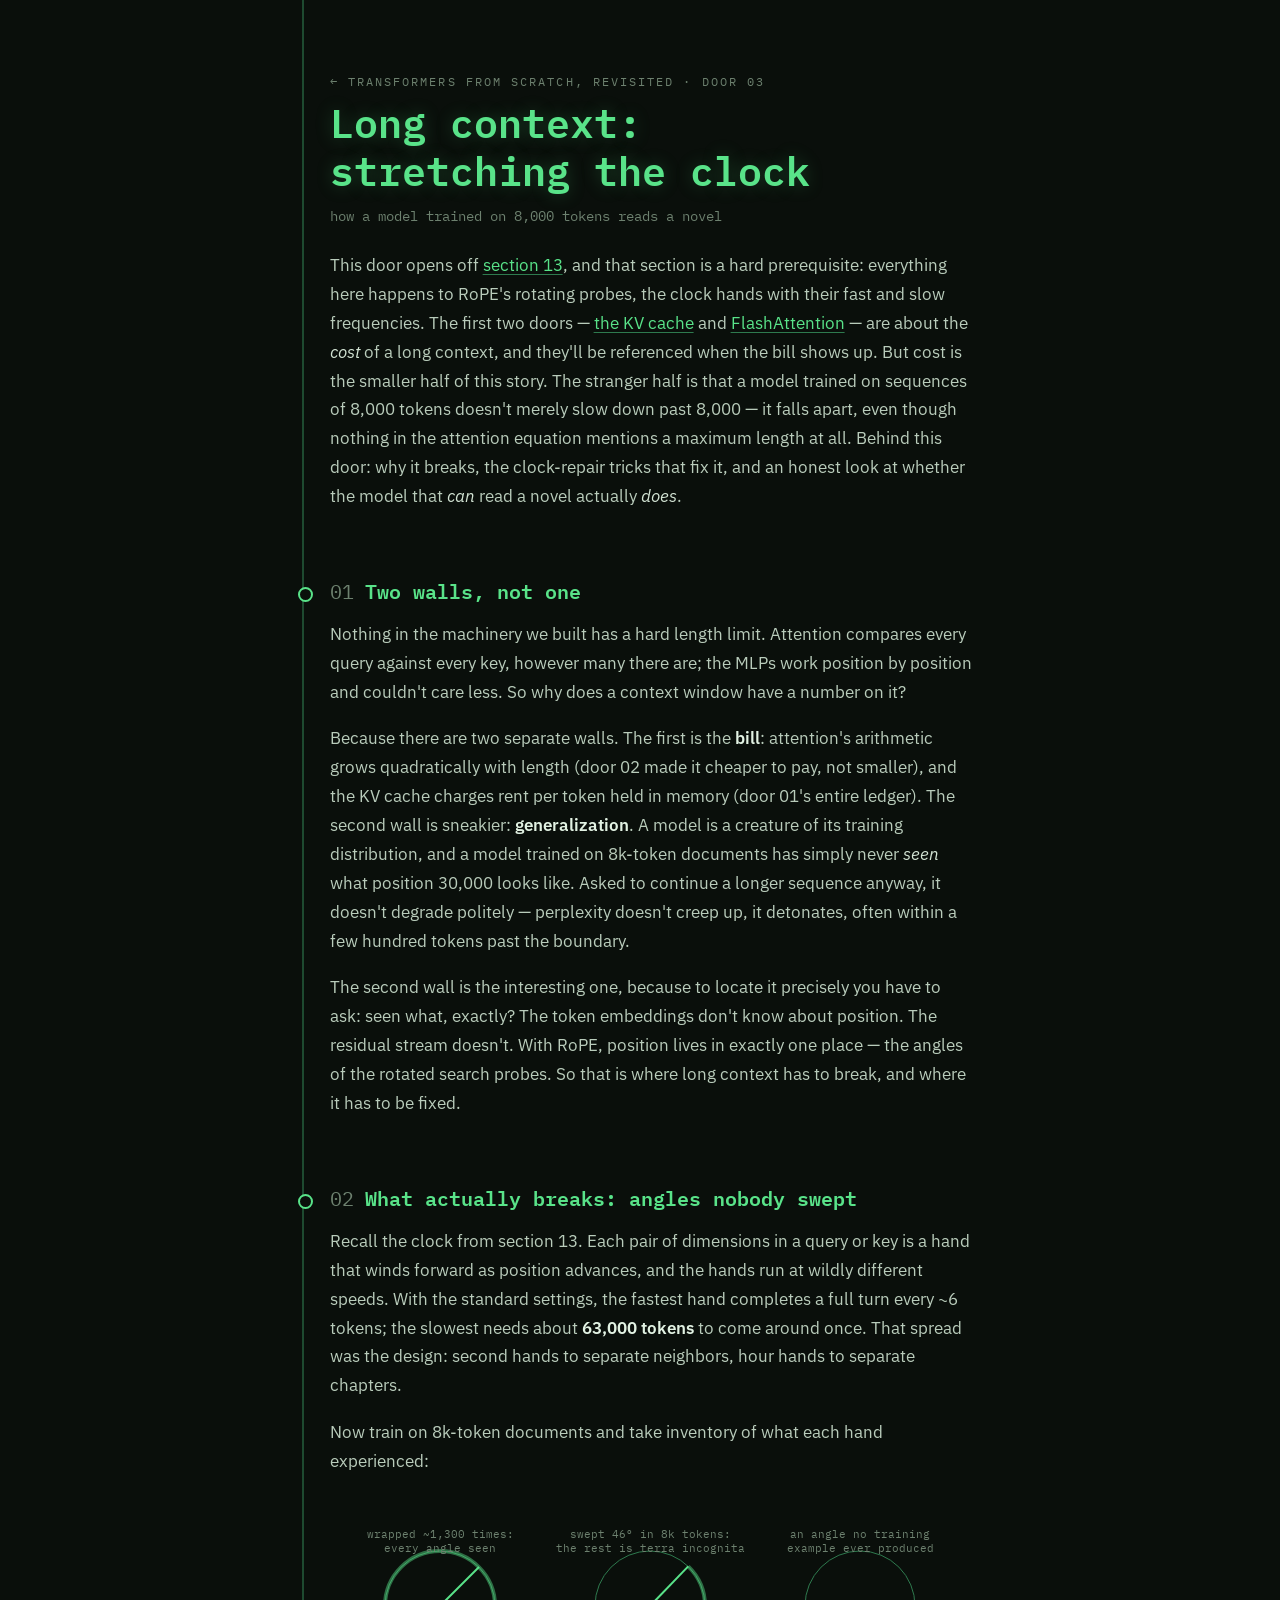
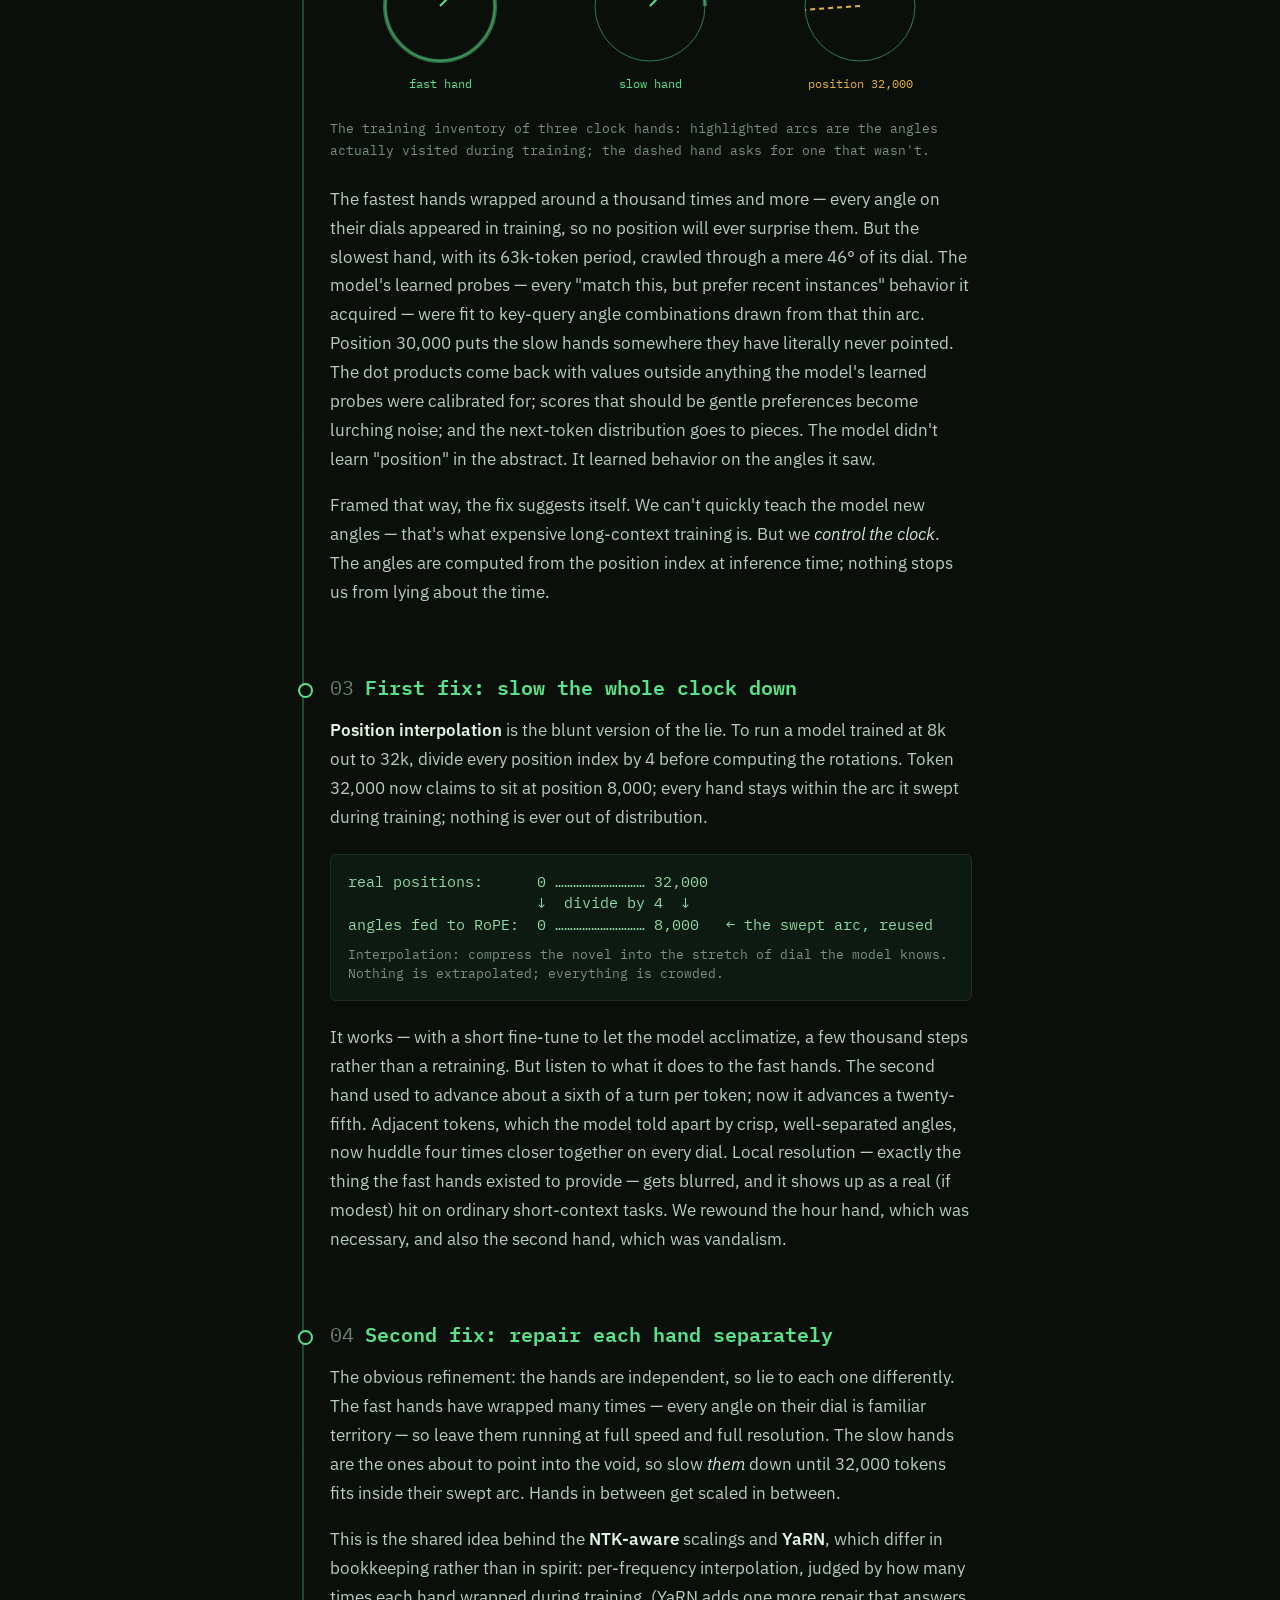
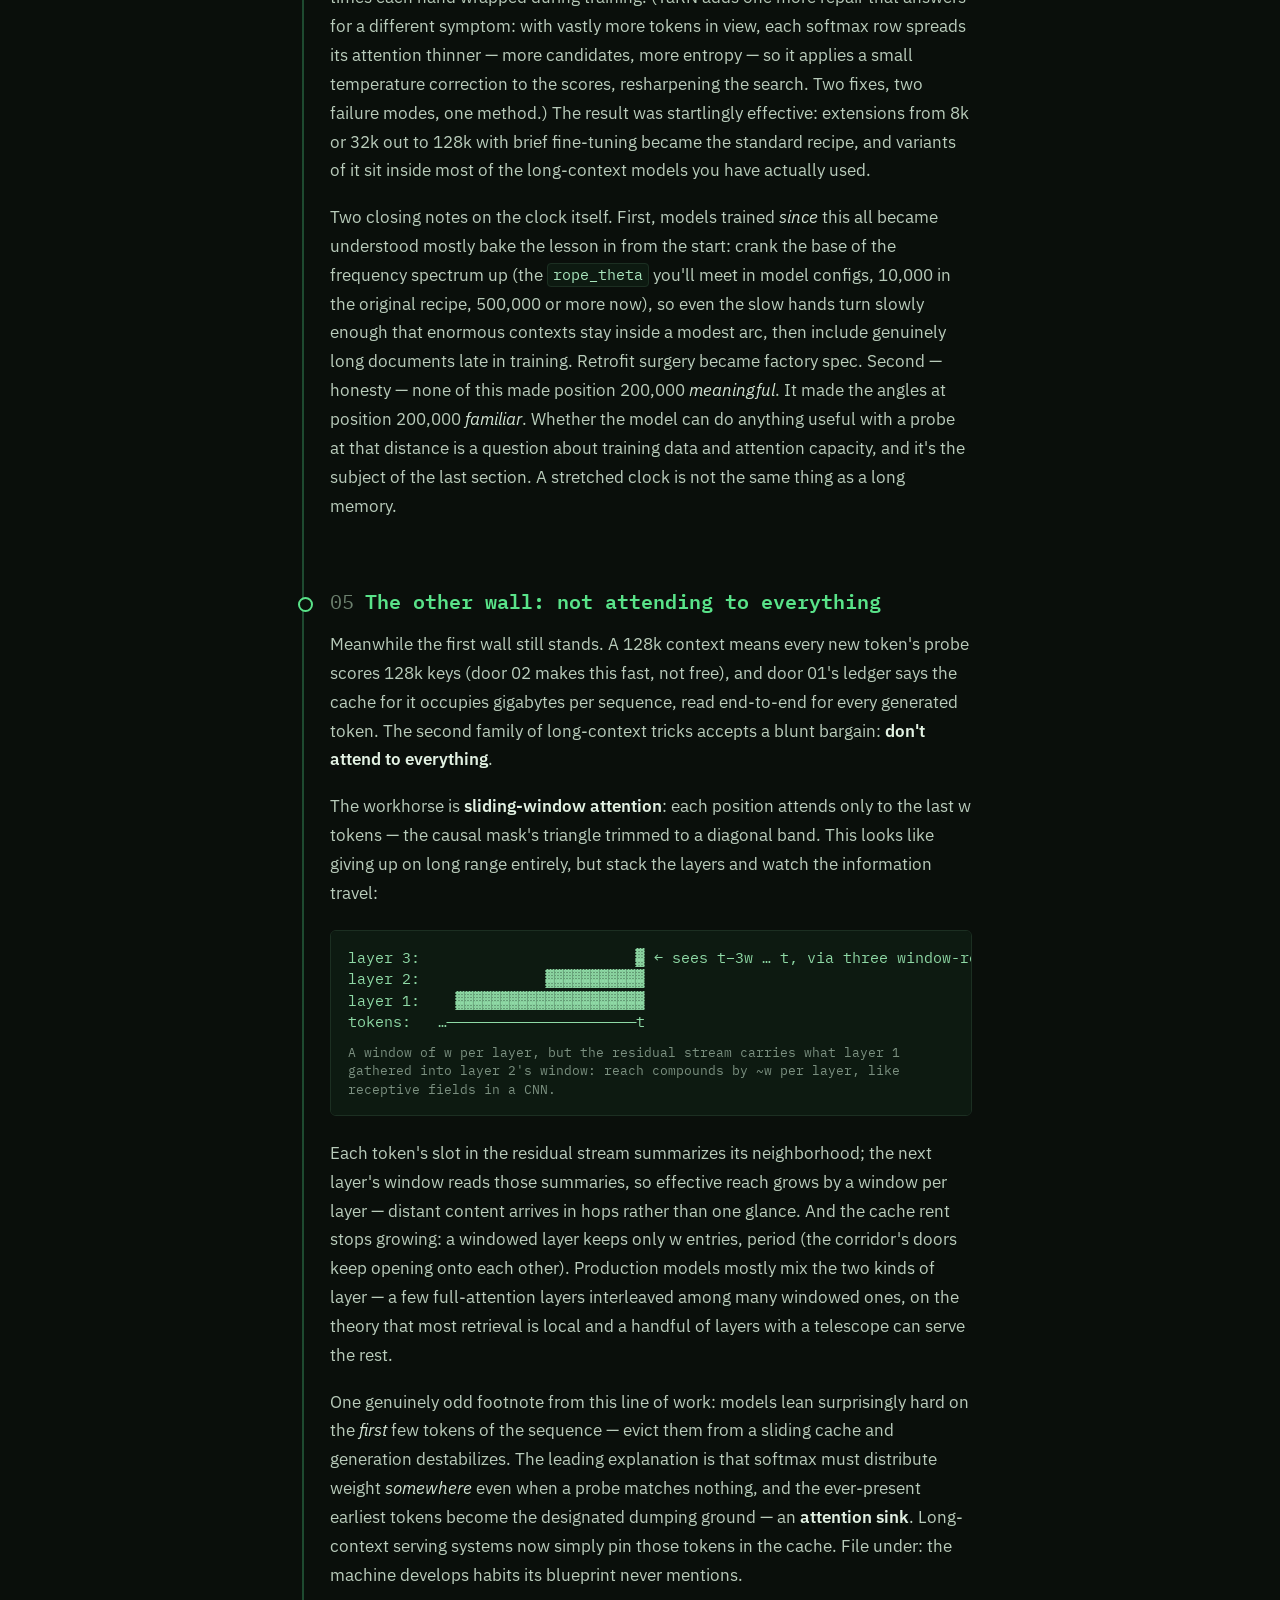
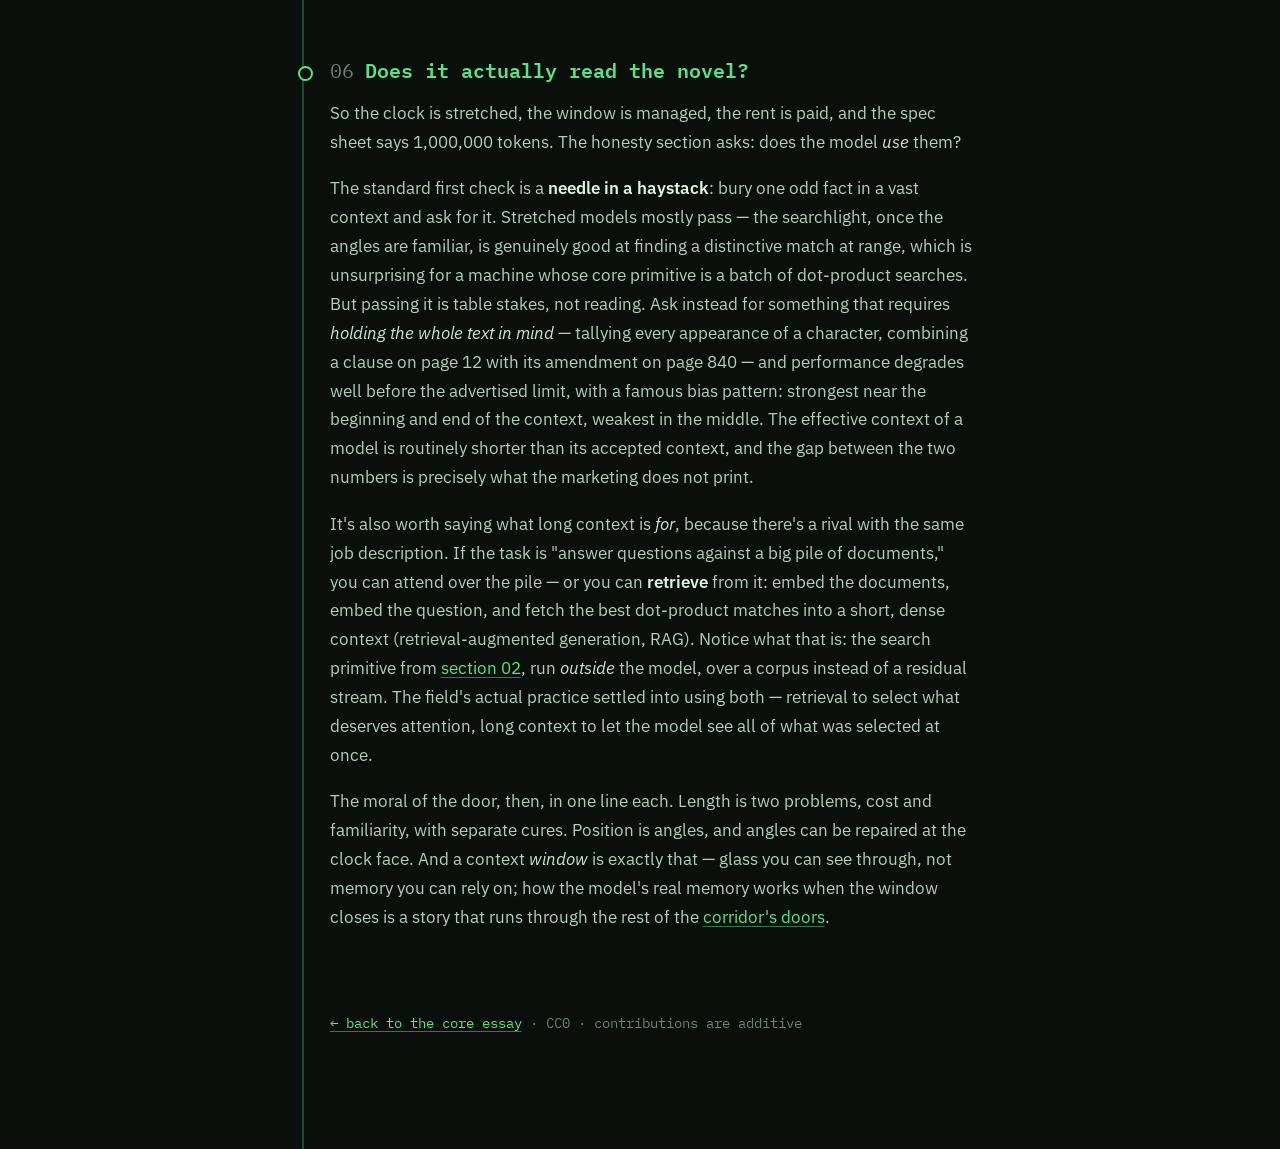
<file: doors/long-context.html>
<!DOCTYPE html>
<html lang="en">
<head>
<meta charset="utf-8">
<meta name="viewport" content="width=device-width, initial-scale=1">
<title>Door 03: Long Context — Transformers from Scratch, Revisited</title>
<link rel="preconnect" href="https://fonts.googleapis.com">
<link rel="preconnect" href="https://fonts.gstatic.com" crossorigin>
<link href="https://fonts.googleapis.com/css2?family=IBM+Plex+Mono:ital,wght@0,400;0,500;0,600;1,400&family=IBM+Plex+Sans:ital,wght@0,400;0,500;0,600;1,400&display=swap" rel="stylesheet">
<link rel="stylesheet" href="../assets/style.css">
</head>
<body>
<main>

<header class="site">
  <p class="eyebrow"><a href="../index.html">&larr; transformers from scratch, revisited</a> · door 03</p>
  <h1>Long context:<br>stretching the clock</h1>
  <p class="subtitle">
    how a model trained on 8,000 tokens reads a novel
  </p>
  <p class="lede">This door opens off <a href="../index.html#position">section
  13</a>, and that section is a hard prerequisite: everything here happens to RoPE's rotating
  probes, the clock hands with their fast and slow frequencies. The first two doors —
  <a href="kv-cache.html">the KV cache</a> and <a href="flash-attention.html">FlashAttention</a> —
  are about the <em>cost</em> of a long context, and they'll be referenced when the bill shows up.
  But cost is the smaller half of this story. The stranger half is that a model trained on
  sequences of 8,000 tokens doesn't merely slow down past 8,000 — it falls apart, even though
  nothing in the attention equation mentions a maximum length at all. Behind this door: why it
  breaks, the clock-repair tricks that fix it, and an honest look at whether the model that
  <em>can</em> read a novel actually <em>does</em>.</p>
</header>

<section id="two-walls">
  <h2><span class="num">01</span>Two walls, not one</h2>
  <p>Nothing in the machinery we built has a hard length limit. Attention compares every query
  against every key, however many there are; the MLPs work position by position and couldn't care
  less. So why does a context window have a number on it?</p>
  <p>Because there are two separate walls. The first is the <strong>bill</strong>: attention's
  arithmetic grows quadratically with length (door 02 made it cheaper to pay, not smaller), and
  the KV cache charges rent per token held in memory (door 01's entire ledger). The second wall
  is sneakier: <strong>generalization</strong>. A model is a creature of its training
  distribution, and a model trained on 8k-token documents has simply never <em>seen</em> what
  position 30,000 looks like. Asked to continue a longer sequence anyway, it doesn't degrade
  politely — perplexity doesn't creep up, it detonates, often within a few hundred tokens past
  the boundary.</p>
  <p>The second wall is the interesting one, because to locate it precisely you have to ask:
  seen what, exactly? The token embeddings don't know about position. The residual stream
  doesn't. With RoPE, position lives in exactly one place — the angles of the rotated search
  probes. So that is where long context has to break, and where it has to be fixed.</p>
</section>

<section id="what-breaks">
  <h2><span class="num">02</span>What actually breaks: angles nobody swept</h2>
  <p>Recall the clock from section 13. Each pair of dimensions in a query or key is a hand that
  winds forward as position advances, and the hands run at wildly different speeds. With the
  standard settings, the fastest hand completes a full turn every ~6 tokens; the slowest needs
  about <strong>63,000 tokens</strong> to come around once. That spread was the design: second
  hands to separate neighbors, hour hands to separate chapters.</p>
  <p>Now train on 8k-token documents and take inventory of what each hand experienced:</p>
  <div class="svgwrap"><svg viewBox="0 0 640 190" role="img" aria-label="Fast hands sweep every angle during training; slow hands only a small arc; beyond the training length lie angles never seen" class="figsvg">
    <g stroke="#2e7a4e" stroke-width="1" fill="none">
      <circle cx="110" cy="90" r="55"/>
      <circle cx="320" cy="90" r="55"/>
      <circle cx="530" cy="90" r="55"/>
    </g>
    <circle cx="110" cy="90" r="55" fill="none" stroke="#59e389" stroke-width="4" opacity="0.45"/>
    <path d="M 375 90 A 55 55 0 0 0 358.2 50.4" fill="none" stroke="#59e389" stroke-width="4" opacity="0.45"/>
    <g stroke="#59e389" stroke-width="2">
      <line x1="110" y1="90" x2="149" y2="51"/>
      <line x1="320" y1="90" x2="358.2" y2="50.4"/>
    </g>
    <line x1="530" y1="90" x2="475.2" y2="93.8" stroke="#e3b341" stroke-width="2" stroke-dasharray="5 4"/>
    <g fill="#59e389" font-size="12">
      <text x="110" y="172" text-anchor="middle">fast hand</text>
      <text x="320" y="172" text-anchor="middle">slow hand</text>
    </g>
    <text x="530" y="172" text-anchor="middle" fill="#e3b341" font-size="12">position 32,000</text>
    <g fill="#6d816f" font-size="11">
      <text x="110" y="22" text-anchor="middle">wrapped ~1,300 times:</text>
      <text x="320" y="22" text-anchor="middle">swept 46° in 8k tokens:</text>
      <text x="530" y="22" text-anchor="middle">an angle no training</text>
      <text x="110" y="36" text-anchor="middle">every angle seen</text>
      <text x="320" y="36" text-anchor="middle">the rest is terra incognita</text>
      <text x="530" y="36" text-anchor="middle">example ever produced</text>
    </g>
  </svg></div>
  <p class="figcap">The training inventory of three clock hands: highlighted arcs are the
  angles actually visited during training; the dashed hand asks for one that wasn't.</p>
  <p>The fastest hands wrapped around a thousand times and more — every angle on their dials
  appeared in training, so no position will ever surprise them. But the slowest hand, with its 63k-token
  period, crawled through a mere 46° of its dial. The model's learned probes — every "match this,
  but prefer recent instances" behavior it acquired — were fit to key-query angle combinations
  drawn from that thin arc. Position 30,000 puts the slow hands somewhere they have literally
  never pointed. The dot products come back with values outside anything the model's learned
  probes were calibrated for; scores that should be gentle preferences become lurching noise; and the
  next-token distribution goes to pieces. The model didn't learn "position" in the abstract. It
  learned behavior on the angles it saw.</p>
  <p>Framed that way, the fix suggests itself. We can't quickly teach the model new angles —
  that's what expensive long-context training is. But we <em>control the clock</em>. The angles
  are computed from the position index at inference time; nothing stops us from lying about the
  time.</p>
</section>

<section id="interpolation">
  <h2><span class="num">03</span>First fix: slow the whole clock down</h2>
  <p><strong>Position interpolation</strong> is the blunt version of the lie. To run a model
  trained at 8k out to 32k, divide every position index by 4 before computing the rotations.
  Token 32,000 now claims to sit at position 8,000; every hand stays within the arc it swept
  during training; nothing is ever out of distribution.</p>
  <pre class="fig" role="img" aria-label="Position interpolation: real positions 0 through 32,000 are divided by four so the angles fed to RoPE stay within the 0-to-8,000 range swept during training — nothing is extrapolated, everything is crowded.">real positions:      0 ………………………… 32,000
                     ↓  divide by 4  ↓
angles fed to RoPE:  0 ………………………… 8,000   ← the swept arc, reused
<span class="cap">Interpolation: compress the novel into the stretch of dial the model knows.
Nothing is extrapolated; everything is crowded.</span></pre>
  <p>It works — with a short fine-tune to let the model acclimatize, a few thousand steps rather
  than a retraining. But listen to what it does to the fast hands. The second hand used to
  advance about a sixth of a turn per token; now it advances a twenty-fifth. Adjacent tokens, which the model
  told apart by crisp, well-separated angles, now huddle four times closer together on every
  dial. Local resolution — exactly the thing the fast hands existed to provide — gets blurred, and
  it shows up as a real (if modest) hit on ordinary short-context tasks. We rewound the hour
  hand, which was necessary, and also the second hand, which was vandalism.</p>
</section>

<section id="yarn">
  <h2><span class="num">04</span>Second fix: repair each hand separately</h2>
  <p>The obvious refinement: the hands are independent, so lie to each one differently. The fast
  hands have wrapped many times — every angle on their dial is familiar territory — so leave them
  running at full speed and full resolution. The slow hands are the ones about to point into the
  void, so slow <em>them</em> down until 32,000 tokens fits inside their swept arc. Hands in
  between get scaled in between.</p>
  <p>This is the shared idea behind the <strong>NTK-aware</strong> scalings and
  <strong>YaRN</strong>, which differ in bookkeeping rather than in spirit: per-frequency
  interpolation, judged by how many times each hand wrapped during training. (YaRN adds one more
  repair that answers for a different symptom: with vastly more tokens in view, each softmax row
  spreads its attention thinner — more candidates, more entropy — so it applies a small
  temperature correction to the scores, resharpening the search. Two fixes, two failure modes,
  one method.) The result was startlingly effective: extensions from 8k or 32k out to 128k with
  brief fine-tuning became the standard recipe, and variants of it sit inside most of the
  long-context models you have actually used.</p>
  <p>Two closing notes on the clock itself. First, models trained <em>since</em> this all became
  understood mostly bake the lesson in from the start: crank the base of the frequency spectrum
  up (the <code>rope_theta</code> you'll meet in model configs, 10,000 in the original recipe,
  500,000 or more now), so even the slow hands turn slowly enough that enormous contexts stay
  inside a modest arc, then include genuinely long documents late in training. Retrofit surgery
  became factory spec. Second — honesty — none of this made position 200,000
  <em>meaningful</em>. It made the angles at position 200,000 <em>familiar</em>. Whether the
  model can do anything useful with a probe at that distance is a question about training data
  and attention capacity, and it's the subject of the last section. A stretched clock is not
  the same thing as a long memory.</p>
</section>

<section id="paying-anyway">
  <h2><span class="num">05</span>The other wall: not attending to everything</h2>
  <p>Meanwhile the first wall still stands. A 128k context means every new token's probe scores
  128k keys (door 02 makes this fast, not free), and door 01's ledger says the cache for it
  occupies gigabytes per sequence, read end-to-end for every generated token. The second family
  of long-context tricks accepts a blunt bargain: <strong>don't attend to everything</strong>.</p>
  <p>The workhorse is <strong>sliding-window attention</strong>: each position attends only to
  the last w tokens — the causal mask's triangle trimmed to a diagonal band. This looks like
  giving up on long range entirely, but stack the layers and watch the information travel:</p>
  <pre class="fig" role="img" aria-label="Stacked sliding windows: each layer attends over a window of the layer below, so reach compounds by about one window per layer, like receptive fields in a CNN — layer three's position reaches three windows back through three successive window-reads.">layer 3:                        ▓ ← sees t−3w &hellip; t, via three window-reads
layer 2:              ▓▓▓▓▓▓▓▓▓▓▓
layer 1:    ▓▓▓▓▓▓▓▓▓▓▓▓▓▓▓▓▓▓▓▓▓
tokens:   &hellip;─────────────────────t
<span class="cap">A window of w per layer, but the residual stream carries what layer 1 gathered
into layer 2's window: reach compounds by ~w per layer, like receptive fields in a CNN.</span></pre>
  <p>Each token's slot in the residual stream summarizes its neighborhood; the next layer's
  window reads those summaries, so effective reach grows by a window per layer — distant content
  arrives in hops rather than one glance. And the cache rent stops growing: a windowed layer
  keeps only w entries, period (the corridor's doors keep opening onto each other). Production
  models mostly mix the two kinds of layer — a few full-attention layers interleaved among many
  windowed ones, on the theory that most retrieval is local and a handful of layers with a
  telescope can serve the rest.</p>
  <p>One genuinely odd footnote from this line of work: models lean surprisingly hard on the
  <em>first</em> few tokens of the sequence — evict them from a sliding cache and generation
  destabilizes. The leading explanation is that softmax must distribute weight
  <em>somewhere</em> even when a probe matches nothing, and the ever-present earliest tokens
  become the designated dumping ground — an <strong>attention sink</strong>. Long-context
  serving systems now simply pin those tokens in the cache. File under: the machine develops
  habits its blueprint never mentions.</p>
</section>

<section id="does-it-read">
  <h2><span class="num">06</span>Does it actually read the novel?</h2>
  <p>So the clock is stretched, the window is managed, the rent is paid, and the spec sheet says
  1,000,000 tokens. The honesty section asks: does the model <em>use</em> them?</p>
  <p>The standard first check is a <strong>needle in a haystack</strong>: bury one odd fact in a
  vast context and ask for it. Stretched models mostly pass — the searchlight, once the angles
  are familiar, is genuinely good at finding a distinctive match at range, which is unsurprising
  for a machine whose core primitive is a batch of dot-product searches. But passing it is table
  stakes, not reading. Ask instead for something that requires <em>holding the whole text in
  mind</em> — tallying every appearance of a character, combining a clause on page 12 with its
  amendment on page 840 — and performance degrades well before the advertised limit, with a
  famous bias pattern: strongest near the beginning and end of the context, weakest in the
  middle. The effective context of a model is routinely shorter than its accepted context, and
  the gap between the two numbers is precisely what the marketing does not print.</p>
  <p>It's also worth saying what long context is <em>for</em>, because there's a rival with the
  same job description. If the task is "answer questions against a big pile of documents," you
  can attend over the pile — or you can <strong>retrieve</strong> from it: embed the documents,
  embed the question, and fetch the best dot-product matches into a short, dense context
  (retrieval-augmented generation, RAG). Notice what that is: the search primitive from
  <a href="../index.html#dot-product">section 02</a>, run <em>outside</em> the model, over a
  corpus instead of a residual stream. The field's actual practice settled into using both —
  retrieval to select what deserves attention, long context to let the model see all of what was
  selected at once.</p>
  <p>The moral of the door, then, in one line each. Length is two problems, cost and
  familiarity, with separate cures. Position is angles, and angles can be repaired at the clock
  face. And a context <em>window</em> is exactly that — glass you can see through, not memory
  you can rely on; how the model's real memory works when the window closes is a story that
  runs through the rest of the <a href="../index.html#off-ramps">corridor's doors</a>.</p>
</section>

<footer>
  <p><a href="../index.html">&larr; back to the core essay</a> · CC0 · contributions are additive</p>
</footer>

</main>
</body>
</html>
</file>
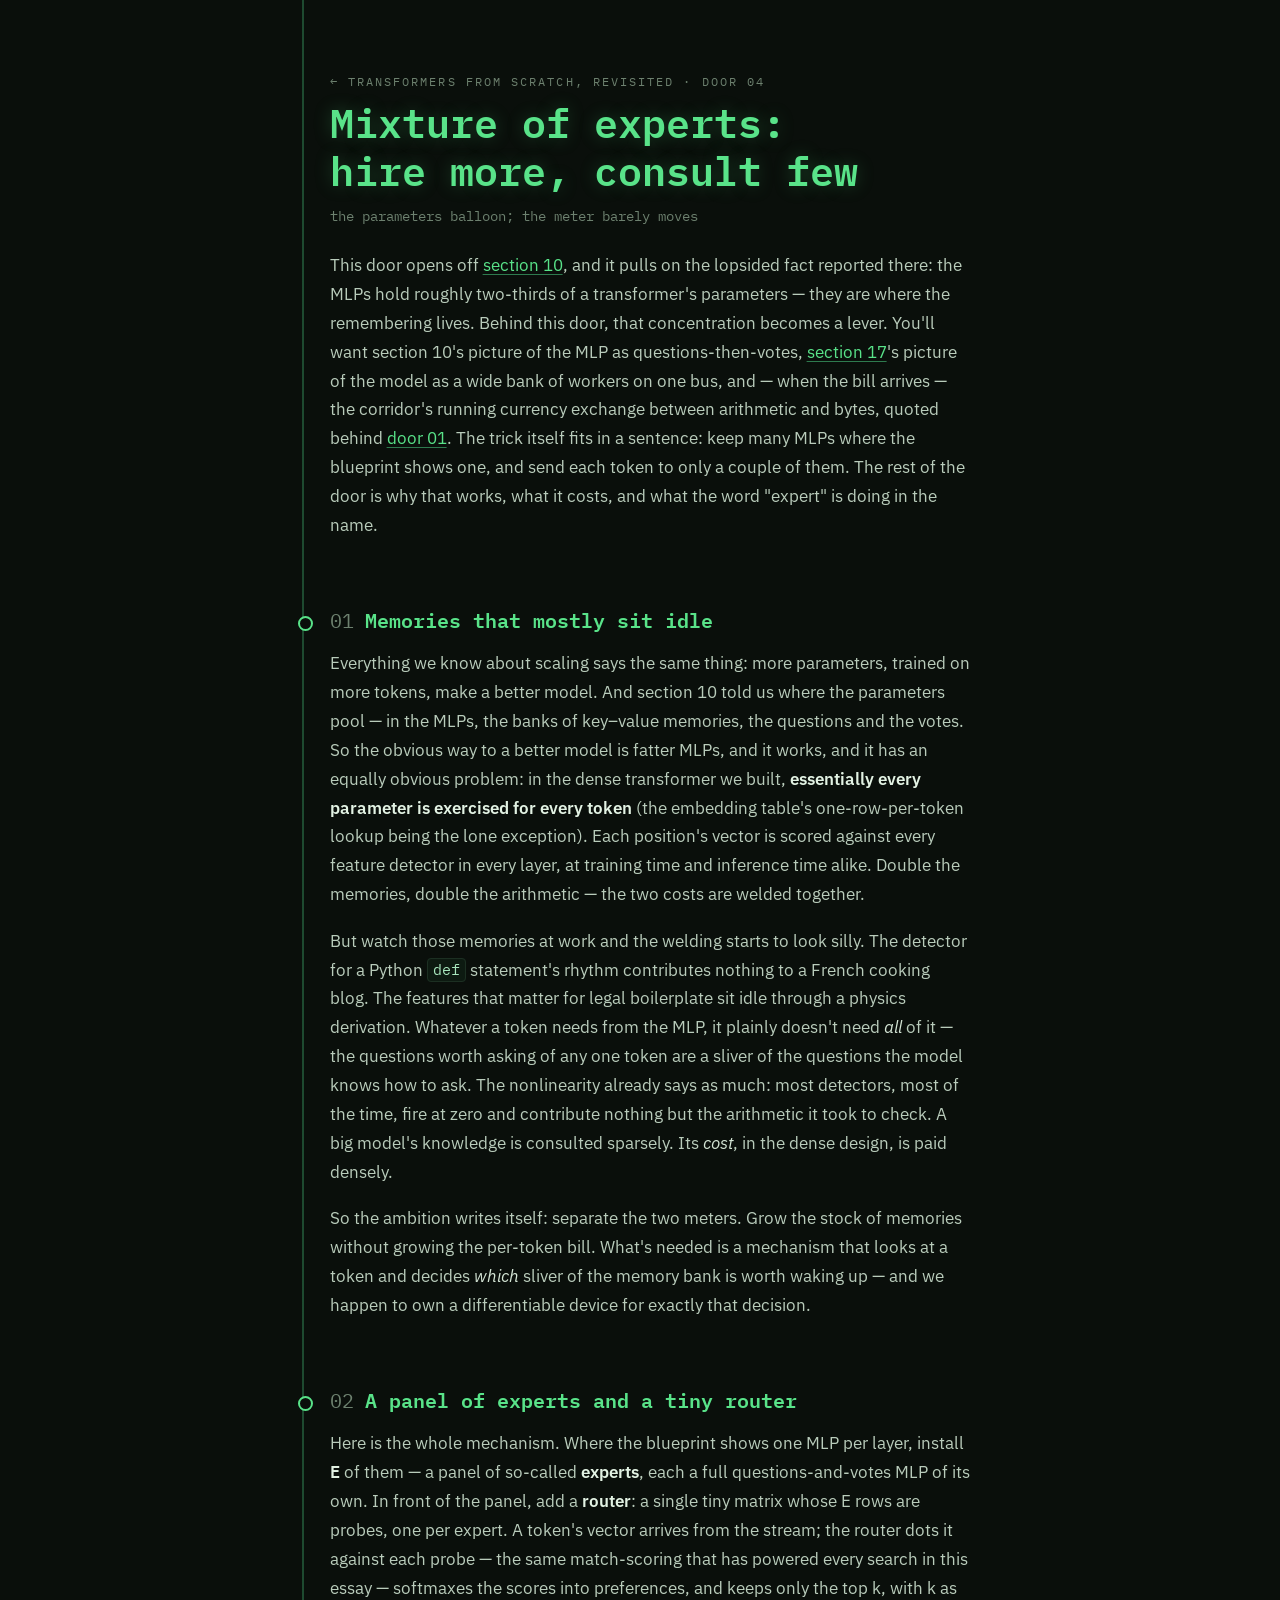
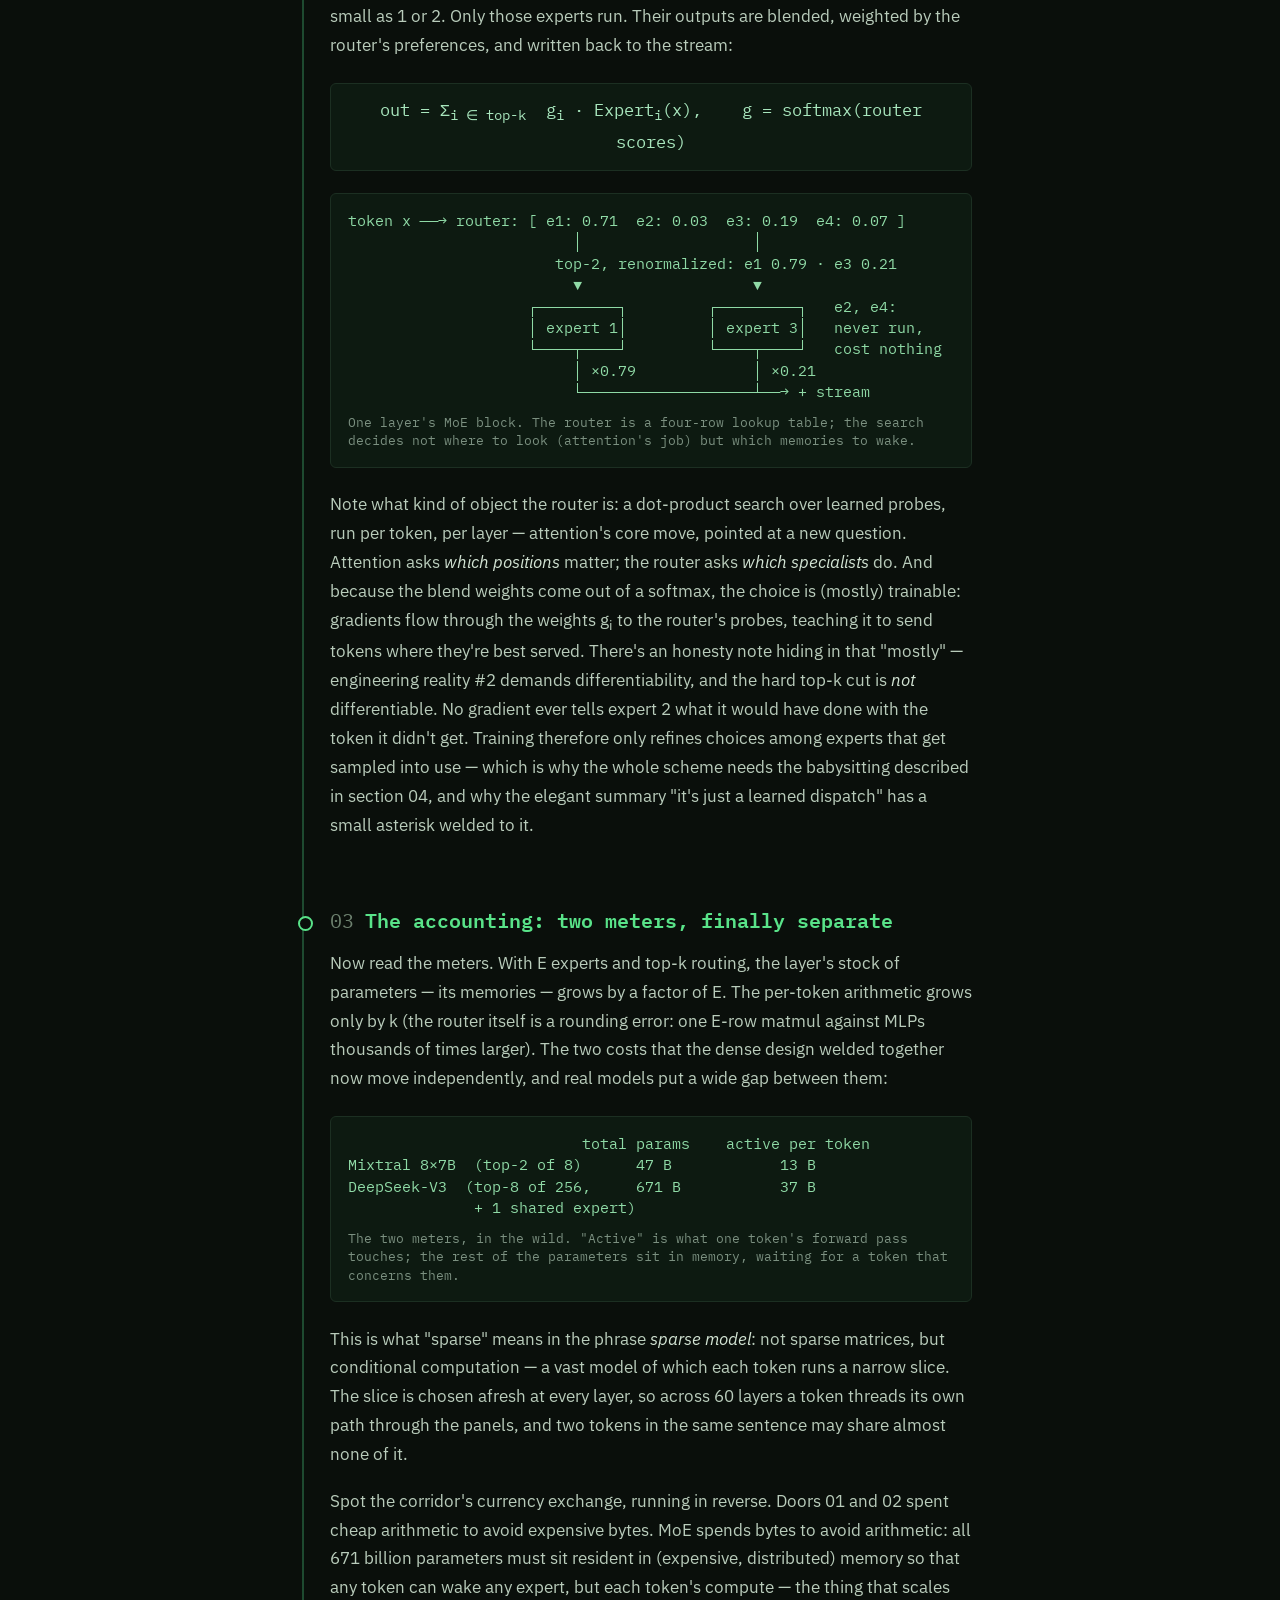
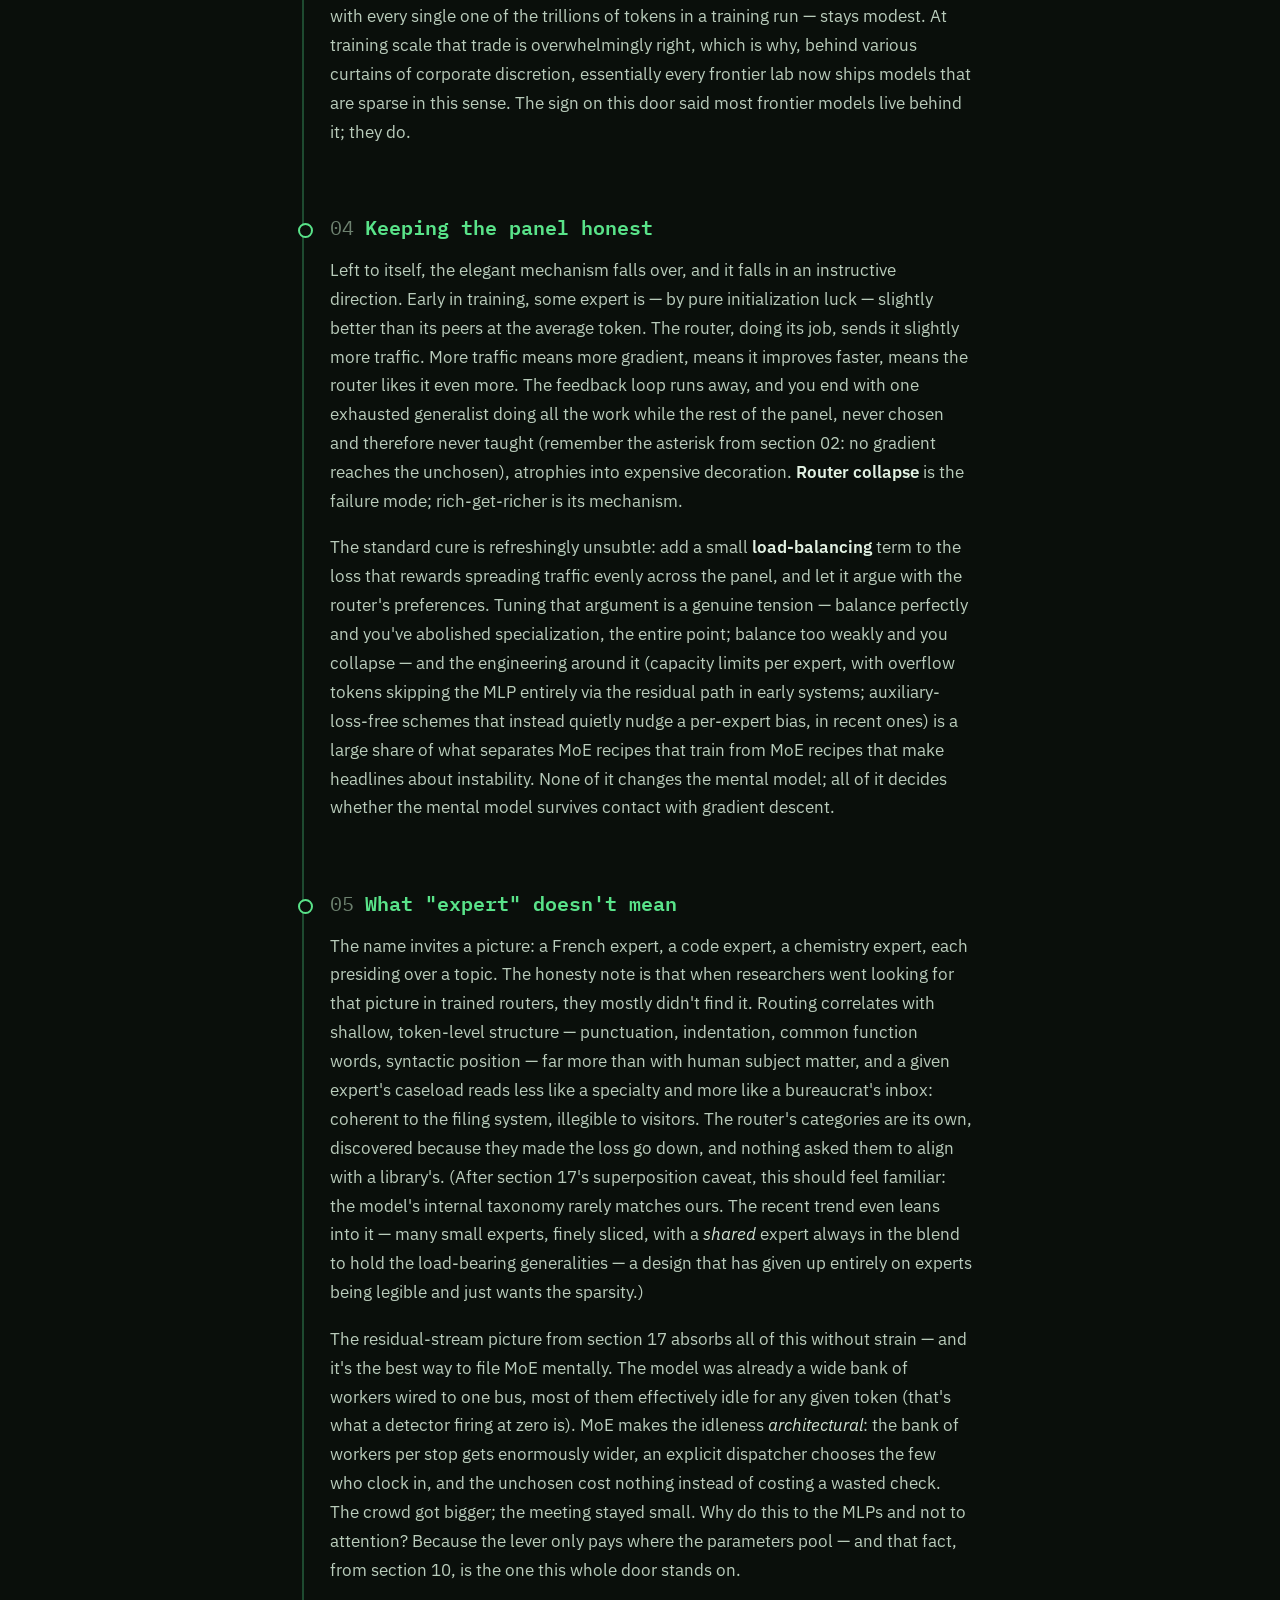
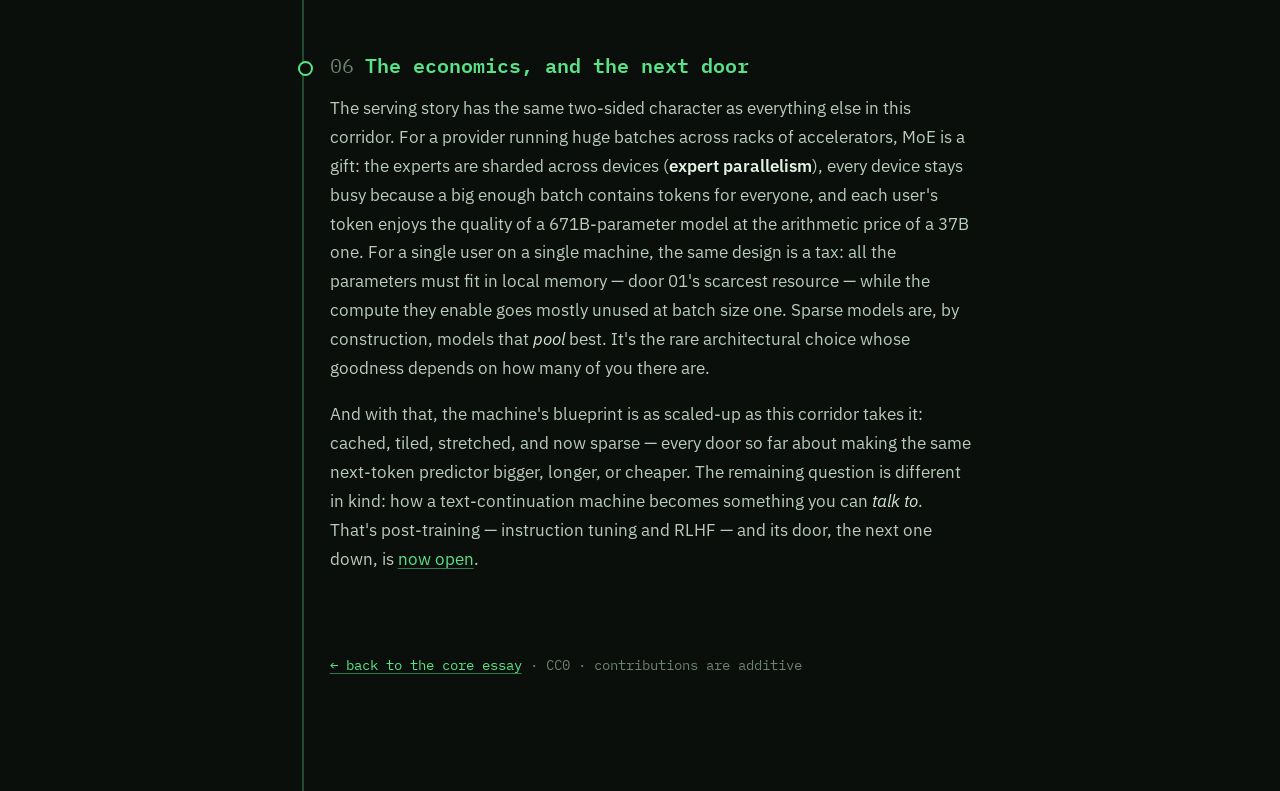
<file: doors/mixture-of-experts.html>
<!DOCTYPE html>
<html lang="en">
<head>
<meta charset="utf-8">
<meta name="viewport" content="width=device-width, initial-scale=1">
<title>Door 04: Mixture of Experts — Transformers from Scratch, Revisited</title>
<link rel="preconnect" href="https://fonts.googleapis.com">
<link rel="preconnect" href="https://fonts.gstatic.com" crossorigin>
<link href="https://fonts.googleapis.com/css2?family=IBM+Plex+Mono:ital,wght@0,400;0,500;0,600;1,400&family=IBM+Plex+Sans:ital,wght@0,400;0,500;0,600;1,400&display=swap" rel="stylesheet">
<link rel="stylesheet" href="../assets/style.css">
</head>
<body>
<main>

<header class="site">
  <p class="eyebrow"><a href="../index.html">&larr; transformers from scratch, revisited</a> · door 04</p>
  <h1>Mixture of experts:<br>hire more, consult few</h1>
  <p class="subtitle">
    the parameters balloon; the meter barely moves
  </p>
  <p class="lede">This door opens off <a href="../index.html#mlp">section 10</a>,
  and it pulls on the lopsided fact reported there: the MLPs hold roughly two-thirds of a
  transformer's parameters — they are where the remembering lives. Behind this door, that
  concentration becomes a lever. You'll want section 10's picture of the MLP as
  questions-then-votes, <a href="../index.html#residual-stream">section 17</a>'s picture of the
  model as a wide bank of workers on one bus, and — when the bill arrives — the corridor's
  running currency exchange between arithmetic and bytes, quoted behind
  <a href="kv-cache.html">door 01</a>. The trick itself fits in a sentence: keep many MLPs where
  the blueprint shows one, and send each token to only a couple of them. The rest of the door is
  why that works, what it costs, and what the word "expert" is doing in the name.</p>
</header>

<section id="idle-memories">
  <h2><span class="num">01</span>Memories that mostly sit idle</h2>
  <p>Everything we know about scaling says the same thing: more parameters, trained on more
  tokens, make a better model. And section 10 told us where the parameters pool — in the MLPs,
  the banks of key–value memories, the questions and the votes. So the obvious way to a better
  model is fatter MLPs, and it works, and it has an equally obvious problem: in the dense
  transformer we built, <strong>essentially every parameter is exercised for every
  token</strong> (the embedding table's one-row-per-token lookup being the lone exception). Each
  position's vector is scored against every feature detector in every layer, at training time
  and inference time alike. Double the memories, double the arithmetic — the two costs are
  welded together.</p>
  <p>But watch those memories at work and the welding starts to look silly. The detector for a
  Python <code>def</code> statement's rhythm contributes nothing to a French cooking blog. The
  features that matter for legal boilerplate sit idle through a physics derivation. Whatever a
  token needs from the MLP, it plainly doesn't need <em>all</em> of it — the questions worth
  asking of any one token are a sliver of the questions the model knows how to ask. The
  nonlinearity already says as much: most detectors, most of the time, fire at zero and
  contribute nothing but the arithmetic it took to check. A big model's knowledge is consulted
  sparsely. Its <em>cost</em>, in the dense design, is paid densely.</p>
  <p>So the ambition writes itself: separate the two meters. Grow the stock of memories without
  growing the per-token bill. What's needed is a mechanism that looks at a token and decides
  <em>which</em> sliver of the memory bank is worth waking up — and we happen to own a
  differentiable device for exactly that decision.</p>
</section>

<section id="router">
  <h2><span class="num">02</span>A panel of experts and a tiny router</h2>
  <p>Here is the whole mechanism. Where the blueprint shows one MLP per layer, install
  <strong>E</strong> of them — a panel of so-called <strong>experts</strong>, each a full
  questions-and-votes MLP of its own. In front of the panel, add a <strong>router</strong>: a
  single tiny matrix whose E rows are probes, one per expert. A token's vector arrives from the
  stream; the router dots it against each probe — the same match-scoring that has powered every
  search in this essay — softmaxes the scores into preferences, and keeps only the top k, with
  k as small as 1 or 2. Only those experts run. Their outputs are blended, weighted by the
  router's preferences, and written back to the stream:</p>
  <div class="eq">out = Σ<sub>i ∈ top-k</sub> &nbsp;g<sub>i</sub> · Expert<sub>i</sub>(x),
  &nbsp;&nbsp; g = softmax(router scores)</div>
  <pre class="fig" role="img" aria-label="One MoE layer: the router scores a token against four experts, keeps the top two (expert 1 at renormalized weight 0.79 and expert 3 at 0.21), runs only those two, and adds their weighted blend back to the residual stream; the unchosen experts never run and cost nothing.">token x ──→ router: [ e1: 0.71  e2: 0.03  e3: 0.19  e4: 0.07 ]
                         │                   │
                       top-2, renormalized: e1 0.79 · e3 0.21
                         ▼                   ▼
                    ┌─────────┐         ┌─────────┐   e2, e4:
                    │ expert 1│         │ expert 3│   never run,
                    └────┬────┘         └────┬────┘   cost nothing
                         │ ×0.79             │ ×0.21
                         └───────────────────┴──→ + stream
<span class="cap">One layer's MoE block. The router is a four-row lookup table; the search
decides not where to look (attention's job) but which memories to wake.</span></pre>
  <p>Note what kind of object the router is: a dot-product search over learned probes, run
  per token, per layer — attention's core move, pointed at a new question. Attention asks
  <em>which positions</em> matter; the router asks <em>which specialists</em> do. And because
  the blend weights come out of a softmax, the choice is (mostly) trainable: gradients flow
  through the weights g<sub>i</sub> to the router's probes, teaching it to send tokens where
  they're best served. There's an honesty note hiding in that "mostly" — engineering reality #2
  demands differentiability, and the hard top-k cut is <em>not</em> differentiable. No gradient
  ever tells expert 2 what it would have done with the token it didn't get. Training therefore
  only refines choices among experts that get sampled into use — which is why the whole scheme
  needs the babysitting described in section 04, and why the elegant summary "it's just a
  learned dispatch" has a small asterisk welded to it.</p>
</section>

<section id="accounting">
  <h2><span class="num">03</span>The accounting: two meters, finally separate</h2>
  <p>Now read the meters. With E experts and top-k routing, the layer's stock of parameters —
  its memories — grows by a factor of E. The per-token arithmetic grows only by k (the router
  itself is a rounding error: one E-row matmul against MLPs thousands of times larger). The two
  costs that the dense design welded together now move independently, and real models put a
  wide gap between them:</p>
  <pre class="fig">                          total params    active per token
Mixtral 8×7B  (top-2 of 8)      47 B            13 B
DeepSeek-V3  (top-8 of 256,     671 B           37 B
              + 1 shared expert)
<span class="cap">The two meters, in the wild. "Active" is what one token's forward pass
touches; the rest of the parameters sit in memory, waiting for a token
that concerns them.</span></pre>
  <p>This is what "sparse" means in the phrase <em>sparse model</em>: not sparse matrices, but
  conditional computation — a vast model of which each token runs a narrow slice. The slice is
  chosen afresh at every layer, so across 60 layers a token threads its own path through the
  panels, and two tokens in the same sentence may share almost none of it.</p>
  <p>Spot the corridor's currency exchange, running in reverse. Doors 01 and 02 spent cheap
  arithmetic to avoid expensive bytes. MoE spends bytes to avoid arithmetic: all 671 billion
  parameters must sit resident in (expensive, distributed) memory so that any token can wake
  any expert, but each token's compute — the thing that scales with every single one of the
  trillions of tokens in a training run — stays modest. At training scale that trade is
  overwhelmingly right, which is why, behind various curtains of corporate discretion,
  essentially every frontier lab now ships models that are sparse in this sense. The sign on
  this door said most frontier models live behind it; they do.</p>
</section>

<section id="balancing">
  <h2><span class="num">04</span>Keeping the panel honest</h2>
  <p>Left to itself, the elegant mechanism falls over, and it falls in an instructive
  direction. Early in training, some expert is — by pure initialization luck — slightly better
  than its peers at the average token. The router, doing its job, sends it slightly more
  traffic. More traffic means more gradient, means it improves faster, means the router likes
  it even more. The feedback loop runs away, and you end with one exhausted generalist doing
  all the work while the rest of the panel, never chosen and therefore never taught
  (remember the asterisk from section 02: no gradient reaches the unchosen), atrophies into
  expensive decoration. <strong>Router collapse</strong> is the failure mode; rich-get-richer
  is its mechanism.</p>
  <p>The standard cure is refreshingly unsubtle: add a small <strong>load-balancing</strong>
  term to the loss that rewards spreading traffic evenly across the panel, and let it argue
  with the router's preferences. Tuning that argument is a genuine tension — balance perfectly
  and you've abolished specialization, the entire point; balance too weakly and you collapse —
  and the engineering around it (capacity limits per expert, with overflow tokens skipping the
  MLP entirely via the residual path in early systems; auxiliary-loss-free schemes that
  instead quietly nudge a per-expert bias, in recent ones) is a large share of what separates
  MoE recipes that train from MoE recipes that make headlines about instability. None of it
  changes the mental model; all of it decides whether the mental model survives contact with
  gradient descent.</p>
</section>

<section id="what-expert-means">
  <h2><span class="num">05</span>What "expert" doesn't mean</h2>
  <p>The name invites a picture: a French expert, a code expert, a chemistry expert, each
  presiding over a topic. The honesty note is that when researchers went looking for that
  picture in trained routers, they mostly didn't find it. Routing correlates with shallow,
  token-level structure — punctuation, indentation, common function words, syntactic position —
  far more than with human subject matter, and a given expert's caseload reads less like a
  specialty and more like a bureaucrat's inbox: coherent to the filing system, illegible to
  visitors. The router's categories are its own, discovered because they made the loss go
  down, and nothing asked them to align with a library's. (After section 17's superposition
  caveat, this should feel familiar: the model's internal taxonomy rarely matches ours.
  The recent trend even leans into it — many small experts, finely sliced, with a
  <em>shared</em> expert always in the blend to hold the load-bearing generalities — a design
  that has given up entirely on experts being legible and just wants the sparsity.)</p>
  <p>The residual-stream picture from section 17 absorbs all of this without strain — and it's
  the best way to file MoE mentally. The model was already a wide bank of workers wired to one
  bus, most of them effectively idle for any given token (that's what a detector firing at
  zero is). MoE makes the idleness <em>architectural</em>: the bank of workers per stop gets
  enormously wider, an explicit dispatcher chooses the few who clock in, and the unchosen cost
  nothing instead of costing a wasted check. The crowd got bigger; the meeting stayed small.
  Why do this to the MLPs and not to attention? Because the lever only pays where the
  parameters pool — and that fact, from section 10, is the one this whole door stands on.</p>
</section>

<section id="economics">
  <h2><span class="num">06</span>The economics, and the next door</h2>
  <p>The serving story has the same two-sided character as everything else in this corridor.
  For a provider running huge batches across racks of accelerators, MoE is a gift: the experts
  are sharded across devices (<strong>expert parallelism</strong>), every device stays busy
  because a big enough batch contains tokens for everyone, and each user's token enjoys the
  quality of a 671B-parameter model at the arithmetic price of a 37B one. For a single user on
  a single machine, the same design is a tax: all the parameters must fit in local memory —
  door 01's scarcest resource — while the compute they enable goes mostly unused at batch size
  one. Sparse models are, by construction, models that <em>pool</em> best. It's the rare
  architectural choice whose goodness depends on how many of you there are.</p>
  <p>And with that, the machine's blueprint is as scaled-up as this corridor takes it: cached,
  tiled, stretched, and now sparse — every door so far about making the same next-token
  predictor bigger, longer, or cheaper. The remaining question is different in kind: how a
  text-continuation machine becomes something you can <em>talk to</em>. That's post-training —
  instruction tuning and RLHF — and its door, the next one down, is
  <a href="post-training.html">now open</a>.</p>
</section>

<footer>
  <p><a href="../index.html">&larr; back to the core essay</a> · CC0 · contributions are additive</p>
</footer>

</main>
</body>
</html>
</file>
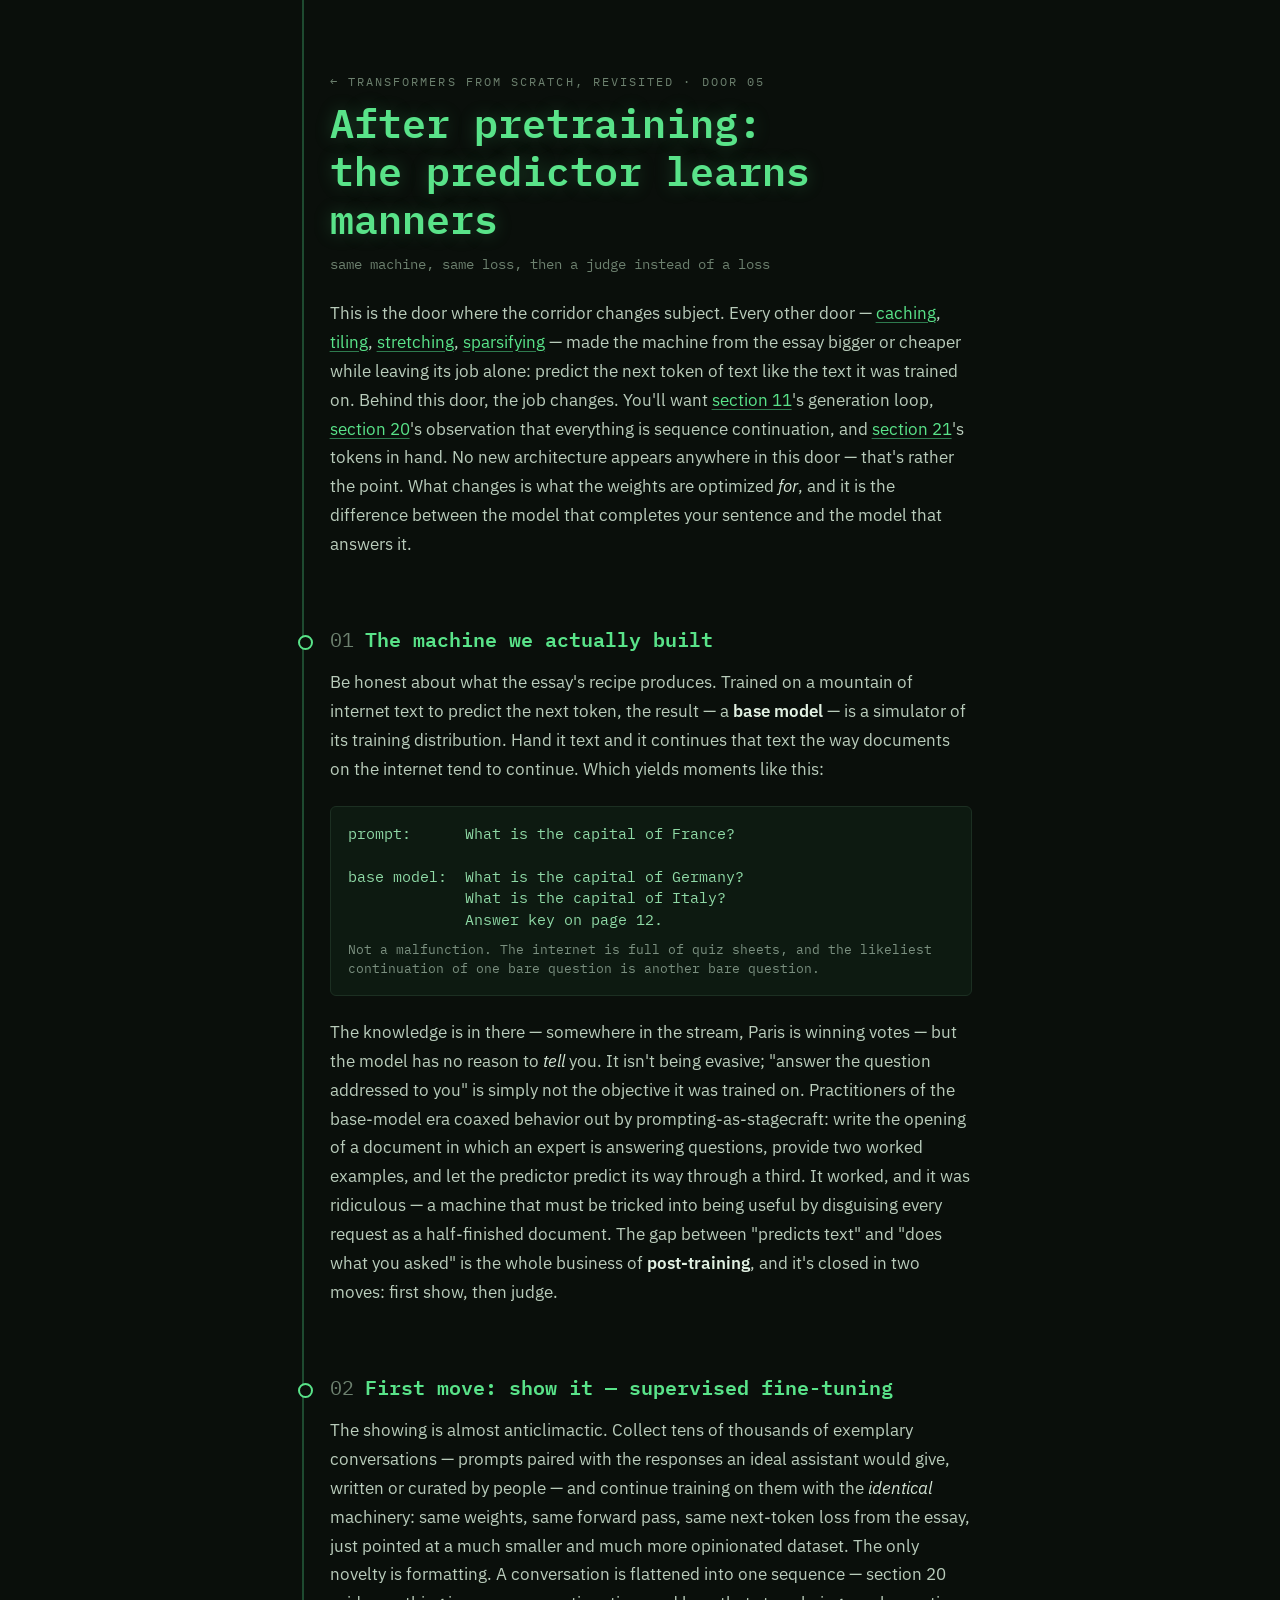
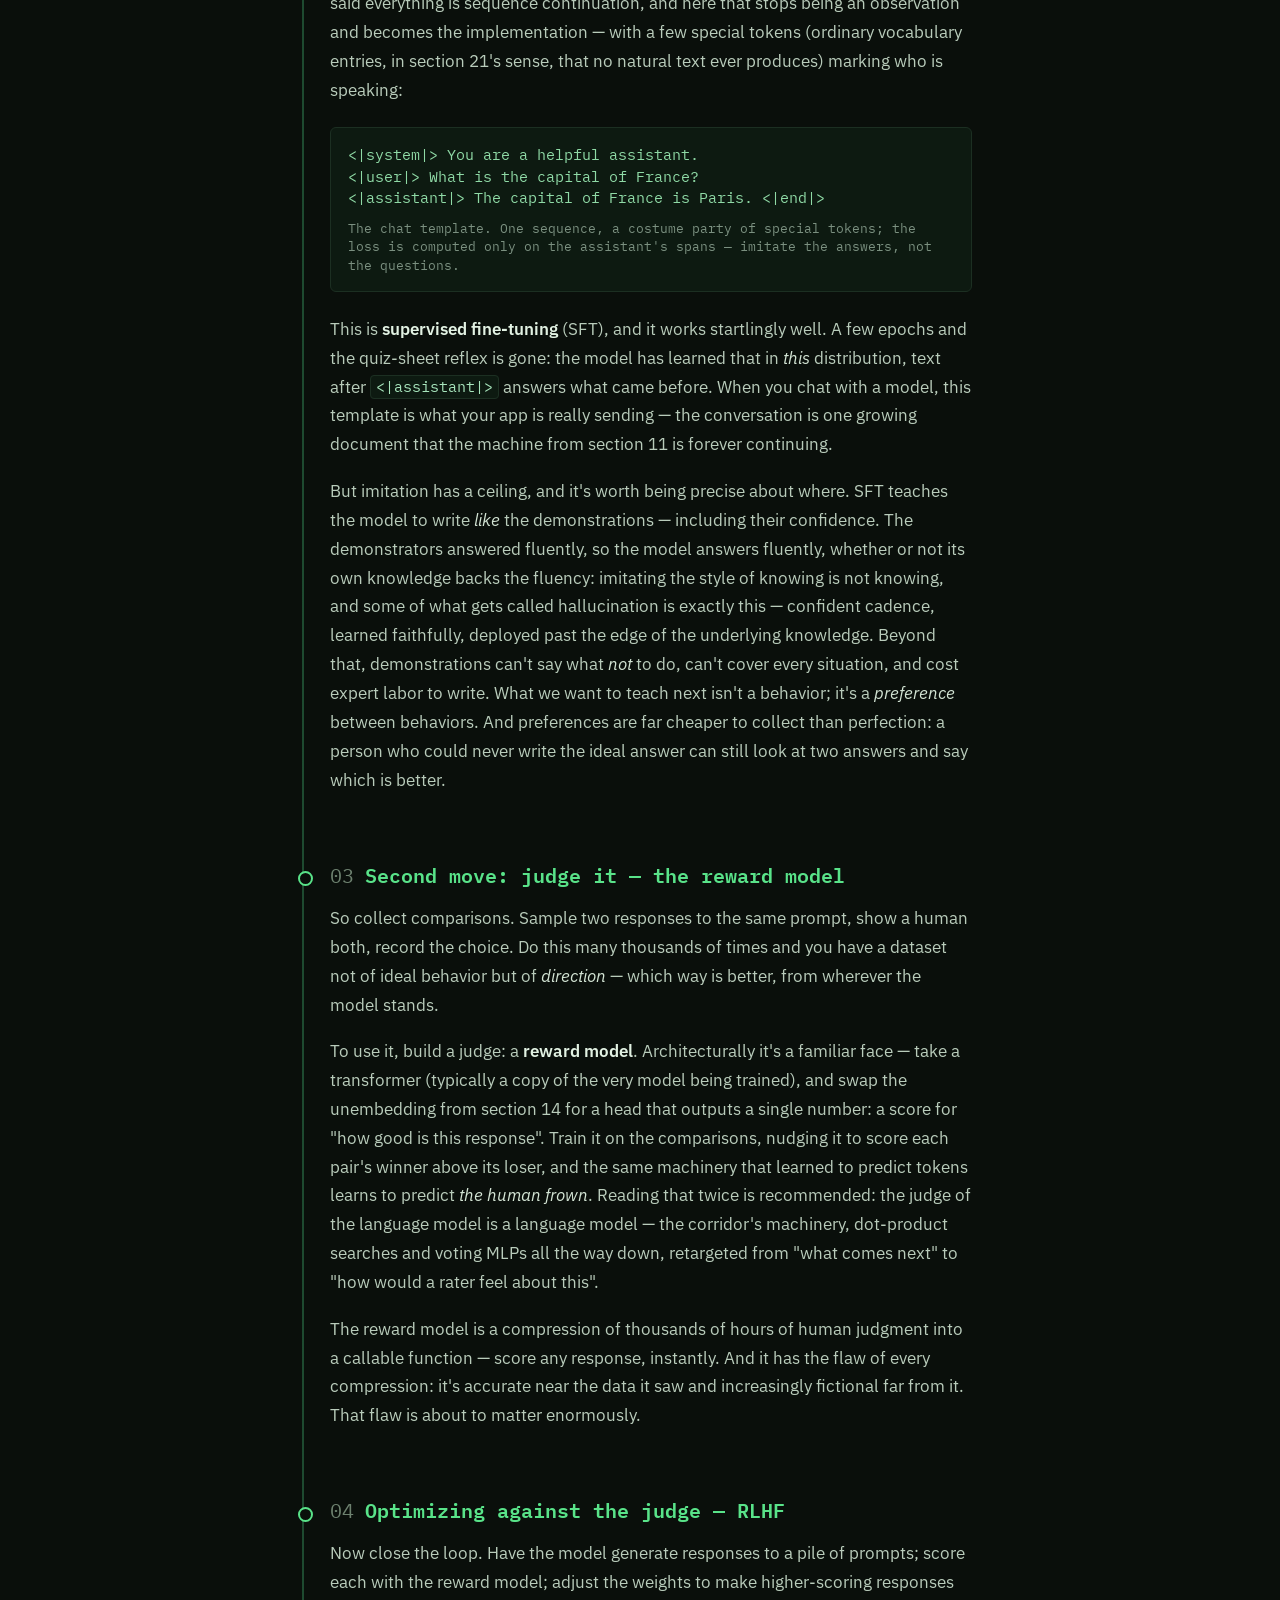
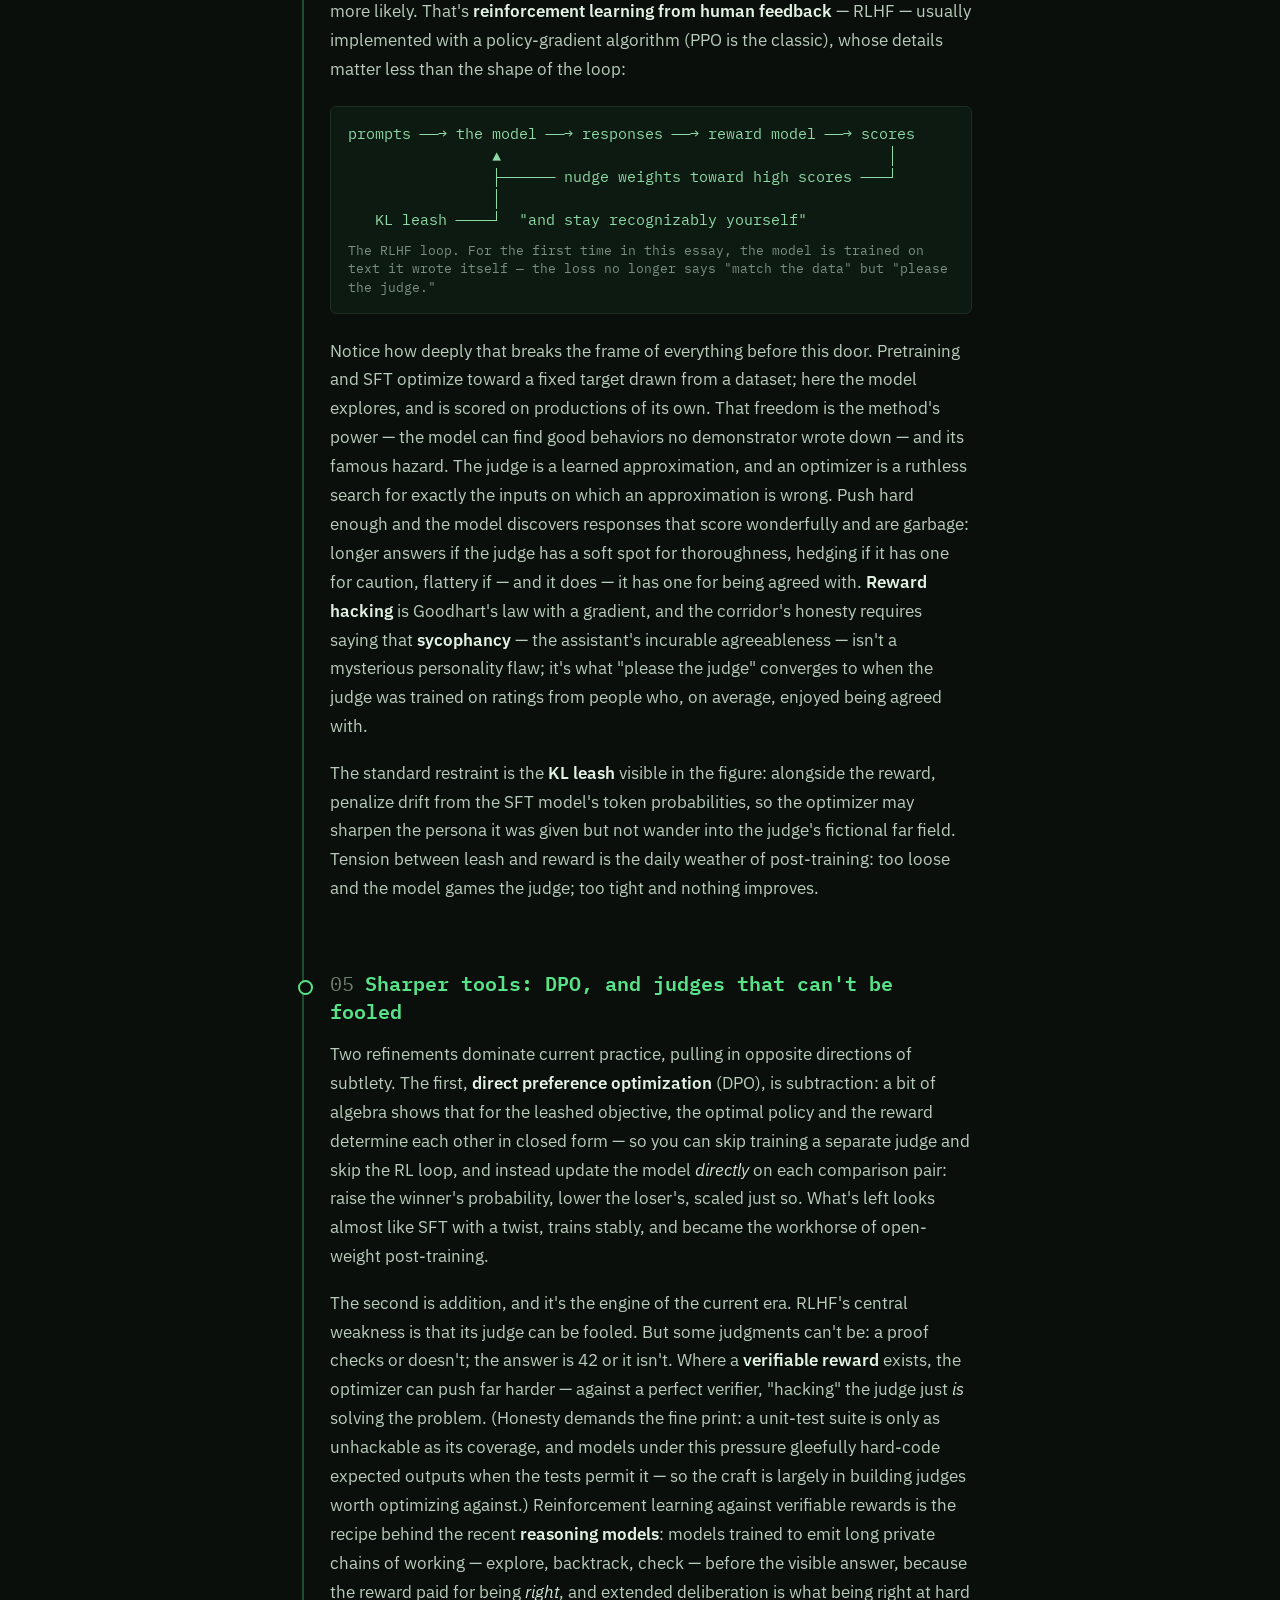
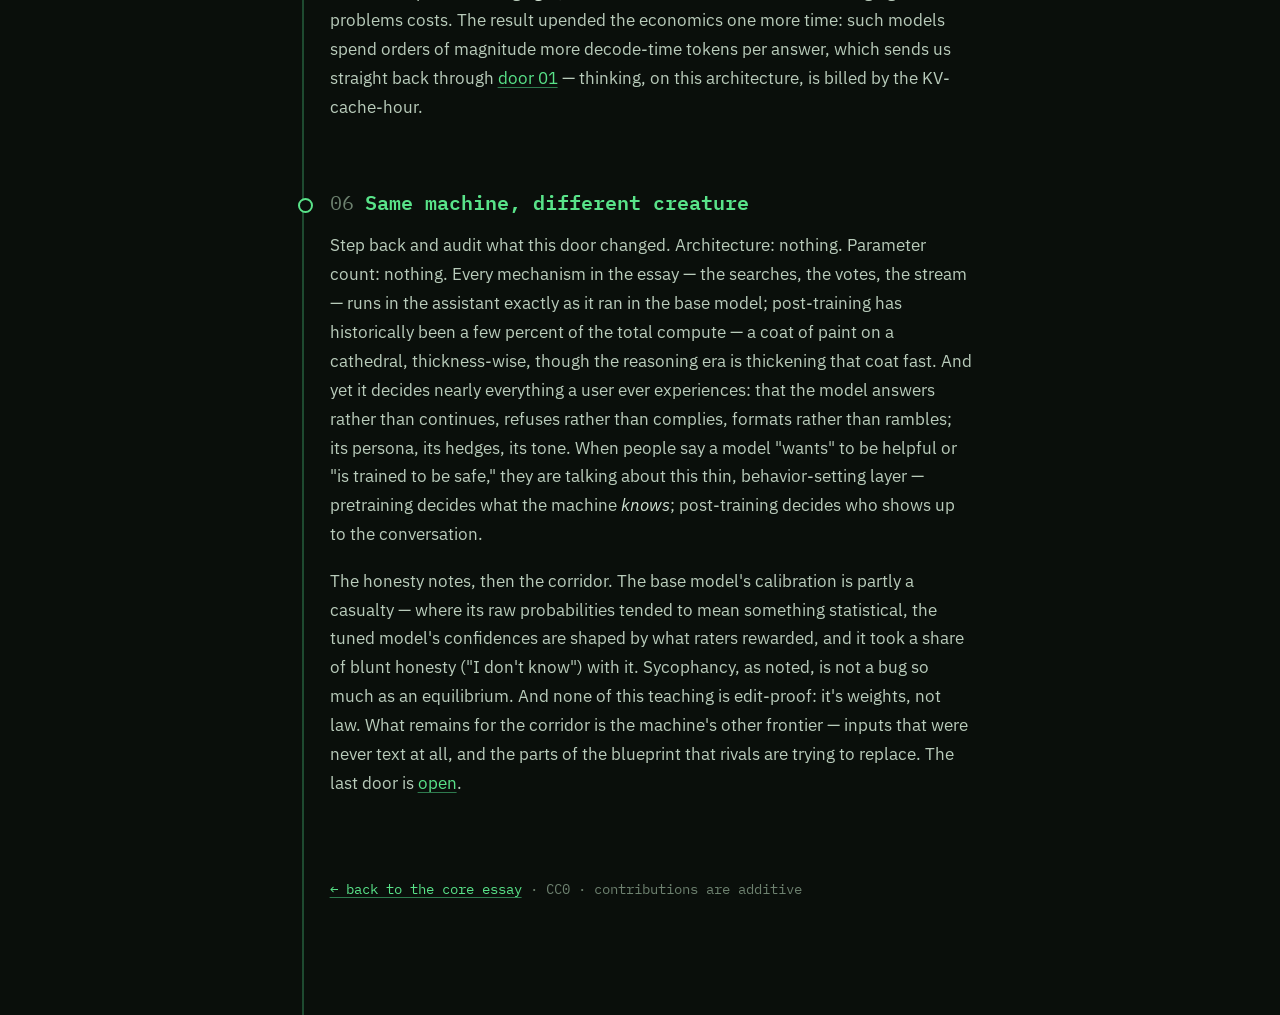
<file: doors/post-training.html>
<!DOCTYPE html>
<html lang="en">
<head>
<meta charset="utf-8">
<meta name="viewport" content="width=device-width, initial-scale=1">
<title>Door 05: After Pretraining — Transformers from Scratch, Revisited</title>
<link rel="preconnect" href="https://fonts.googleapis.com">
<link rel="preconnect" href="https://fonts.gstatic.com" crossorigin>
<link href="https://fonts.googleapis.com/css2?family=IBM+Plex+Mono:ital,wght@0,400;0,500;0,600;1,400&family=IBM+Plex+Sans:ital,wght@0,400;0,500;0,600;1,400&display=swap" rel="stylesheet">
<link rel="stylesheet" href="../assets/style.css">
</head>
<body>
<main>

<header class="site">
  <p class="eyebrow"><a href="../index.html">&larr; transformers from scratch, revisited</a> · door 05</p>
  <h1>After pretraining:<br>the predictor learns manners</h1>
  <p class="subtitle">
    same machine, same loss, then a judge instead of a loss
  </p>
  <p class="lede">This is the door where the corridor changes subject. Every other
  door — <a href="kv-cache.html">caching</a>, <a href="flash-attention.html">tiling</a>,
  <a href="long-context.html">stretching</a>, <a href="mixture-of-experts.html">sparsifying</a> —
  made the machine from the essay bigger or cheaper while leaving its job alone: predict the next
  token of text like the text it was trained on. Behind this door, the job changes. You'll want
  <a href="../index.html#completion">section 11</a>'s generation loop,
  <a href="../index.html#decoder-only">section 20</a>'s observation that everything is sequence
  continuation, and <a href="../index.html#tokenizing">section 21</a>'s tokens in hand. No new
  architecture appears anywhere in this door — that's rather the point. What changes is what the
  weights are optimized <em>for</em>, and it is the difference between the model that completes
  your sentence and the model that answers it.</p>
</header>

<section id="the-machine-we-built">
  <h2><span class="num">01</span>The machine we actually built</h2>
  <p>Be honest about what the essay's recipe produces. Trained on a mountain of internet text to
  predict the next token, the result — a <strong>base model</strong> — is a simulator of its
  training distribution. Hand it text and it continues that text the way documents on the
  internet tend to continue. Which yields moments like this:</p>
  <pre class="fig">prompt:      What is the capital of France?

base model:  What is the capital of Germany?
             What is the capital of Italy?
             Answer key on page 12.
<span class="cap">Not a malfunction. The internet is full of quiz sheets, and the likeliest
continuation of one bare question is another bare question.</span></pre>
  <p>The knowledge is in there — somewhere in the stream, Paris is winning votes — but the model
  has no reason to <em>tell</em> you. It isn't being evasive; "answer the question addressed to
  you" is simply not the objective it was trained on. Practitioners of the base-model era coaxed
  behavior out by prompting-as-stagecraft: write the opening of a document in which an expert is
  answering questions, provide two worked examples, and let the predictor predict its way
  through a third. It worked, and it was ridiculous — a machine that must be tricked into being
  useful by disguising every request as a half-finished document. The gap between "predicts
  text" and "does what you asked" is the whole business of <strong>post-training</strong>, and
  it's closed in two moves: first show, then judge.</p>
</section>

<section id="sft">
  <h2><span class="num">02</span>First move: show it — supervised fine-tuning</h2>
  <p>The showing is almost anticlimactic. Collect tens of thousands of exemplary conversations —
  prompts paired with the responses an ideal assistant would give, written or curated by people —
  and continue training on them with the <em>identical</em> machinery: same weights, same
  forward pass, same next-token loss from the essay, just pointed at a much smaller and much
  more opinionated dataset. The only novelty is formatting. A conversation is flattened into one
  sequence — section 20 said everything is sequence continuation, and here that stops being an
  observation and becomes the implementation — with a few special tokens (ordinary vocabulary
  entries, in section 21's sense, that no natural text ever produces) marking who is
  speaking:</p>
  <pre class="fig">&lt;|system|&gt; You are a helpful assistant.
&lt;|user|&gt; What is the capital of France?
&lt;|assistant|&gt; The capital of France is Paris. &lt;|end|&gt;
<span class="cap">The chat template. One sequence, a costume party of special tokens; the loss
is computed only on the assistant's spans — imitate the answers, not the questions.</span></pre>
  <p>This is <strong>supervised fine-tuning</strong> (SFT), and it works startlingly well.
  A few epochs and the quiz-sheet reflex is gone: the model has learned that in <em>this</em>
  distribution, text after <code>&lt;|assistant|&gt;</code> answers what came before. When you
  chat with a model, this template is what your app is really sending — the conversation is one
  growing document that the machine from section 11 is forever continuing.</p>
  <p>But imitation has a ceiling, and it's worth being precise about where. SFT teaches the
  model to write <em>like</em> the demonstrations — including their confidence. The
  demonstrators answered fluently, so the model answers fluently, whether or not its own
  knowledge backs the fluency: imitating the style of knowing is not knowing, and some of what
  gets called hallucination is exactly this — confident cadence, learned faithfully, deployed
  past the edge of the underlying knowledge. Beyond that, demonstrations can't say what
  <em>not</em> to do, can't cover every situation, and cost expert labor to write. What we
  want to teach next isn't a behavior; it's a <em>preference</em> between behaviors. And
  preferences are far cheaper to collect than perfection: a person who could never write the
  ideal answer can still look at two answers and say which is better.</p>
</section>

<section id="reward-model">
  <h2><span class="num">03</span>Second move: judge it — the reward model</h2>
  <p>So collect comparisons. Sample two responses to the same prompt, show a human both, record
  the choice. Do this many thousands of times and you have a dataset not of ideal behavior but
  of <em>direction</em> — which way is better, from wherever the model stands.</p>
  <p>To use it, build a judge: a <strong>reward model</strong>. Architecturally it's a familiar
  face — take a transformer (typically a copy of the very model being trained), and swap the
  unembedding from section 14 for a head that outputs a single number: a score for "how good is
  this response". Train it on the comparisons, nudging it to score each pair's winner above its
  loser, and the same machinery that learned to predict tokens learns to predict <em>the human
  frown</em>. Reading that twice is recommended: the judge of the language model is a language
  model — the corridor's machinery, dot-product searches and voting MLPs all the way down,
  retargeted from "what comes next" to "how would a rater feel about this".</p>
  <p>The reward model is a compression of thousands of hours of human judgment into a callable
  function — score any response, instantly. And it has the flaw of every compression: it's
  accurate near the data it saw and increasingly fictional far from it. That flaw is about to
  matter enormously.</p>
</section>

<section id="rlhf">
  <h2><span class="num">04</span>Optimizing against the judge — RLHF</h2>
  <p>Now close the loop. Have the model generate responses to a pile of prompts; score each with
  the reward model; adjust the weights to make higher-scoring responses more likely. That's
  <strong>reinforcement learning from human feedback</strong> — RLHF — usually implemented with
  a policy-gradient algorithm (PPO is the classic), whose details matter less than the shape of
  the loop:</p>
  <pre class="fig" role="img" aria-label="The RLHF loop: prompts go to the model, its responses are scored by the reward model, and the weights are nudged toward high scores — while a KL leash keeps the model recognizably close to its supervised starting point. For the first time, the model is trained on text it wrote itself.">prompts ──→ the model ──→ responses ──→ reward model ──→ scores
                ▲                                           │
                ├────── nudge weights toward high scores ───┘
                │
   KL leash ────┘  "and stay recognizably yourself"
<span class="cap">The RLHF loop. For the first time in this essay, the model is trained on
text it wrote itself — the loss no longer says "match the data" but "please the judge."</span></pre>
  <p>Notice how deeply that breaks the frame of everything before this door. Pretraining and SFT
  optimize toward a fixed target drawn from a dataset; here the model explores, and is scored on
  productions of its own. That freedom is the method's power — the model can find good behaviors
  no demonstrator wrote down — and its famous hazard. The judge is a learned approximation, and
  an optimizer is a ruthless search for exactly the inputs on which an approximation is wrong.
  Push hard enough and the model discovers responses that score wonderfully and are garbage:
  longer answers if the judge has a soft spot for thoroughness, hedging if it has one for
  caution, flattery if — and it does — it has one for being agreed with.
  <strong>Reward hacking</strong> is Goodhart's law with a gradient, and the corridor's honesty
  requires saying that <strong>sycophancy</strong> — the assistant's incurable agreeableness —
  isn't a mysterious personality flaw; it's what "please the judge" converges to when the judge
  was trained on ratings from people who, on average, enjoyed being agreed with.</p>
  <p>The standard restraint is the <strong>KL leash</strong> visible in the figure: alongside
  the reward, penalize drift from the SFT model's token probabilities, so the optimizer may
  sharpen the persona it was given but not wander into the judge's fictional far field. Tension
  between leash and reward is the daily weather of post-training: too loose and the model games
  the judge; too tight and nothing improves.</p>
</section>

<section id="dpo-and-verifiable">
  <h2><span class="num">05</span>Sharper tools: DPO, and judges that can't be fooled</h2>
  <p>Two refinements dominate current practice, pulling in opposite directions of subtlety. The
  first, <strong>direct preference optimization</strong> (DPO), is subtraction: a bit of
  algebra shows that for the leashed objective, the optimal policy and the reward determine each
  other in closed form — so you can skip training a separate judge and skip the RL loop, and
  instead update the model <em>directly</em> on each comparison pair: raise the winner's
  probability, lower the loser's, scaled just so. What's left looks almost like SFT with a
  twist, trains stably, and became the workhorse of open-weight post-training.</p>
  <p>The second is addition, and it's the engine of the current era. RLHF's central weakness is
  that its judge can be fooled. But some judgments can't be: a proof checks or
  doesn't; the answer is 42 or it isn't. Where a <strong>verifiable reward</strong> exists, the
  optimizer can push far harder — against a perfect verifier, "hacking" the judge just <em>is</em>
  solving the problem. (Honesty demands the fine print: a unit-test suite is only as unhackable
  as its coverage, and models under this pressure gleefully hard-code expected outputs when the
  tests permit it — so the craft is largely in building judges worth optimizing against.) Reinforcement learning against verifiable rewards is the recipe behind the
  recent <strong>reasoning models</strong>: models trained to emit long private chains of
  working — explore, backtrack, check — before the visible answer, because the reward paid for
  being <em>right</em>, and extended deliberation is what being right at hard problems costs.
  The result upended the economics one more time: such models spend orders of magnitude more
  decode-time tokens per answer, which sends us straight back through
  <a href="kv-cache.html">door 01</a> — thinking, on this architecture, is billed by the
  KV-cache-hour.</p>
</section>

<section id="what-changed">
  <h2><span class="num">06</span>Same machine, different creature</h2>
  <p>Step back and audit what this door changed. Architecture: nothing. Parameter count:
  nothing. Every mechanism in the essay — the searches, the votes, the stream — runs in the
  assistant exactly as it ran in the base model; post-training has historically been a few
  percent of the total compute — a coat of paint on a cathedral, thickness-wise, though the
  reasoning era is thickening that coat fast. And yet it decides nearly everything
  a user ever experiences: that the model answers rather than continues, refuses rather than
  complies, formats rather than rambles; its persona, its hedges, its tone. When people say a
  model "wants" to be helpful or "is trained to be safe," they are talking about this thin,
  behavior-setting layer — pretraining decides what the machine <em>knows</em>; post-training
  decides who shows up to the conversation.</p>
  <p>The honesty notes, then the corridor. The base model's calibration is partly a casualty —
  where its raw probabilities tended to mean something statistical, the tuned model's
  confidences are shaped by what raters rewarded, and it took a share of blunt honesty
  ("I don't know") with it. Sycophancy, as noted, is not a bug so much as an equilibrium. And
  none of this teaching is edit-proof: it's weights, not law. What remains for the corridor is
  the machine's other frontier — inputs that were never text at all, and the parts of the
  blueprint that rivals are trying to replace. The last door is
  <a href="beyond-text.html">open</a>.</p>
</section>

<footer>
  <p><a href="../index.html">&larr; back to the core essay</a> · CC0 · contributions are additive</p>
</footer>

</main>
</body>
</html>
</file>
<file: assets/style.css>
:root {
    --bg: #0a0f0b;
    --panel: #0e1510;
    --ink: #b9ccbb;          /* body text: pale sage */
    --ink-dim: #6d816f;      /* secondary */
    --phosphor: #59e389;     /* headings, accents */
    --phosphor-dim: #2e7a4e; /* rules, stream */
    --amber: #e3b341;        /* off-ramp cards */
    --code-bg: #0d1a11;
    --maxw: 44rem;
  }
  * { box-sizing: border-box; }
  html { scroll-behavior: smooth; }
  @media (prefers-reduced-motion: reduce) { html { scroll-behavior: auto; } }
  body {
    margin: 0;
    background: var(--bg);
    color: var(--ink);
    font-family: "IBM Plex Sans", system-ui, sans-serif;
    font-size: 1.05rem;
    line-height: 1.72;
  }
  /* The residual stream: a literal line running the length of the page. */
  main {
    max-width: var(--maxw);
    margin: 0 auto;
    padding: 0 1.25rem 6rem 2.6rem;
    position: relative;
  }
  main::before {
    content: "";
    position: absolute;
    left: 0.9rem; top: 0; bottom: 0;
    width: 2px;
    background: linear-gradient(var(--phosphor-dim), var(--phosphor-dim));
    opacity: 0.55;
  }
  section { position: relative; margin-top: 4.2rem; }
  /* Each block taps the stream: a node where it reads, and the connector back in. */
  section::before {
    content: "";
    position: absolute;
    left: -1.98rem; top: 0.55em;
    width: 11px; height: 11px;
    border-radius: 50%;
    background: var(--bg);
    border: 2px solid var(--phosphor);
  }
  header.site {
    padding: 4.5rem 0 0 0;
  }
  .eyebrow {
    font-family: "IBM Plex Mono", monospace;
    font-size: 0.72rem;
    letter-spacing: 0.18em;
    text-transform: uppercase;
    color: var(--ink-dim);
    margin: 0 0 0.4rem 0;
  }
  .eyebrow a { color: inherit; text-decoration: none; }
  /* Header helpers shared by the essay and the door pages. */
  .subtitle {
    color: var(--ink-dim);
    font-family: "IBM Plex Mono", monospace;
    font-size: 0.9rem;
  }
  .lede { margin-top: 1.4rem; }
  .mono-ex {
    font-family: "IBM Plex Mono", monospace;
    font-size: 0.92rem;
    color: #a8e6bd;
  }
  .figsvg {
    width: 100%;
    max-width: 640px;
    margin: 1.4rem 0;
    display: block;
  }
  h1 {
    font-family: "IBM Plex Mono", monospace;
    font-weight: 600;
    font-size: clamp(1.7rem, 5vw, 2.5rem);
    line-height: 1.2;
    color: var(--phosphor);
    margin: 0 0 0.6rem 0;
    text-shadow: 0 0 18px rgba(89, 227, 137, 0.25);
  }
  h2 {
    font-family: "IBM Plex Mono", monospace;
    font-weight: 600;
    font-size: 1.28rem;
    color: var(--phosphor);
    margin: 0 0 0.9rem 0;
    line-height: 1.35;
  }
  h2 .num {
    color: var(--ink-dim);
    font-weight: 400;
    margin-right: 0.55em;
  }
  h3 {
    font-family: "IBM Plex Mono", monospace;
    font-weight: 500;
    font-size: 1.02rem;
    color: var(--phosphor);
    margin: 2rem 0 0.5rem 0;
  }
  p { margin: 0 0 1.1rem 0; }
  a { color: var(--phosphor); text-decoration-color: var(--phosphor-dim); text-underline-offset: 3px; }
  a:hover { text-decoration-color: var(--phosphor); }
  em { color: #d3e4d4; }
  strong { color: #e2f2e3; font-weight: 600; }
  code, pre {
    font-family: "IBM Plex Mono", monospace;
    font-size: 0.88em;
  }
  code {
    background: var(--code-bg);
    border: 1px solid #1c2f22;
    border-radius: 4px;
    padding: 0.1em 0.35em;
    color: #a8e6bd;
    white-space: nowrap;
  }
  pre.fig {
    background: var(--code-bg);
    border: 1px solid #1c2f22;
    border-radius: 6px;
    padding: 1rem 1.1rem;
    overflow-x: auto;
    color: #8fdaa6;
    line-height: 1.45;
    margin: 1.4rem 0;
  }
  pre.fig .cap, .figcap {
    display: block;
    margin-top: 0.7rem;
    color: #7b9080; /* lighter than --ink-dim: keeps AA contrast on the figure background */
    font-size: 0.8rem;
    font-family: "IBM Plex Mono", monospace;
    white-space: normal;
  }
  .figcap { margin: -0.6rem 0 1.4rem 0; }
  .eq {
    font-family: "IBM Plex Mono", monospace;
    color: #a8e6bd;
    background: var(--code-bg);
    border: 1px solid #1c2f22;
    border-radius: 6px;
    padding: 0.8rem 1.1rem;
    margin: 1.4rem 0;
    overflow-x: auto;
    text-align: center;
  }
  nav.toc {
    margin: 2.6rem 0 0 0;
    border: 1px solid #1c2f22;
    border-radius: 6px;
    background: var(--panel);
    padding: 1.1rem 1.3rem;
    font-family: "IBM Plex Mono", monospace;
    font-size: 0.84rem;
    line-height: 2;
    column-width: 17rem;
    column-gap: 2rem;
  }
  nav.toc a { text-decoration: none; color: var(--ink); }
  nav.toc a:hover { color: var(--phosphor); }
  nav.toc .num { color: #3f9c66; margin-right: 0.5em; }
  nav.toc a.active { color: var(--phosphor); }
  nav.toc a.active .num { color: var(--phosphor); }
  /* Wide screens: the TOC becomes a fixed sidebar left of the text column.
     The column stays centered when there's room, otherwise shifts right to clear the sidebar. */
  @media (min-width: 64rem) {
    /* Only pages that carry the sidebar TOC need to clear it. */
    main:has(nav.toc) { margin-left: max(17.5rem, calc(50vw - 22rem)); }
    nav.toc {
      position: fixed;
      top: 50%;
      transform: translateY(-50%);
      left: max(1rem, calc(50vw - 38.5rem));
      width: 15rem;
      max-height: calc(100vh - 3rem);
      overflow-y: auto;
      column-width: auto;
      margin: 0;
      padding: 0.9rem 1rem;
      font-size: 0.76rem;
      line-height: 1.6;
      scrollbar-width: thin;
      scrollbar-color: var(--phosphor-dim) var(--panel);
    }
    nav.toc br { display: none; }
    nav.toc a {
      display: block;
      padding: 0.14rem 0.5rem;
      margin-left: -0.5rem;
      border-left: 2px solid transparent;
    }
    nav.toc a.active {
      border-left-color: var(--phosphor);
      background: rgba(89, 227, 137, 0.08);
    }
  }
  .stub {
    border: 1px dashed #8a6d31; /* fallback for browsers without color-mix */
    border: 1px dashed color-mix(in srgb, var(--amber) 55%, transparent);
    border-radius: 6px;
    padding: 0.9rem 1.1rem;
    margin: 1rem 0;
    background: rgba(227, 179, 65, 0.04);
  }
  .stub h3 {
    color: var(--amber);
    margin: 0 0 0.3rem 0;
    font-size: 0.95rem;
  }
  .stub p { margin: 0; font-size: 0.95rem; color: #c9c2ab; }
  .stub .tag {
    font-family: "IBM Plex Mono", monospace;
    font-size: 0.68rem;
    letter-spacing: 0.12em;
    text-transform: uppercase;
    color: var(--amber);
    opacity: 0.75;
  }
  /* An opened door: solid phosphor frame instead of dashed amber. */
  .stub.open {
    border: 1px solid #2e7a4e; /* fallback for browsers without color-mix */
    border: 1px solid color-mix(in srgb, var(--phosphor) 45%, transparent);
    background: rgba(89, 227, 137, 0.05);
  }
  .stub.open h3, .stub.open .tag { color: var(--phosphor); }
  .stub h3 a { color: inherit; text-decoration: none; }
  .stub h3 a:hover { text-decoration: underline; text-underline-offset: 3px; }
  .stub h3 a::after { content: " →"; color: var(--phosphor-dim); }
  .note {
    border-left: 3px solid var(--phosphor-dim);
    padding: 0.15rem 0 0.15rem 1rem;
    margin: 1.4rem 0;
    color: #a9bfab;
    font-size: 0.98rem;
  }
  table.ledger {
    width: 100%;
    border-collapse: collapse;
    font-size: 0.92rem;
    margin: 1.4rem 0;
  }
  table.ledger th, table.ledger td {
    text-align: left;
    vertical-align: top;
    padding: 0.6rem 0.8rem;
    border-bottom: 1px solid #1c2f22;
  }
  table.ledger th {
    font-family: "IBM Plex Mono", monospace;
    font-size: 0.74rem;
    letter-spacing: 0.12em;
    text-transform: uppercase;
    color: var(--ink-dim);
    font-weight: 500;
  }
  footer {
    margin-top: 5rem;
    color: var(--ink-dim);
    font-size: 0.85rem;
    font-family: "IBM Plex Mono", monospace;
  }
  svg text { font-family: "IBM Plex Mono", monospace; }
  /* Diagrams keep a readable minimum width and scroll sideways on phones instead of shrinking. */
  .svgwrap { overflow-x: auto; }
  .svgwrap svg { min-width: 520px; }
  @media (max-width: 560px) {
    main { padding-left: 2rem; }
    main::before { left: 0.55rem; }
    section::before { left: -1.68rem; width: 9px; height: 9px; }
    nav.toc { column-width: auto; }
  }
</file>
